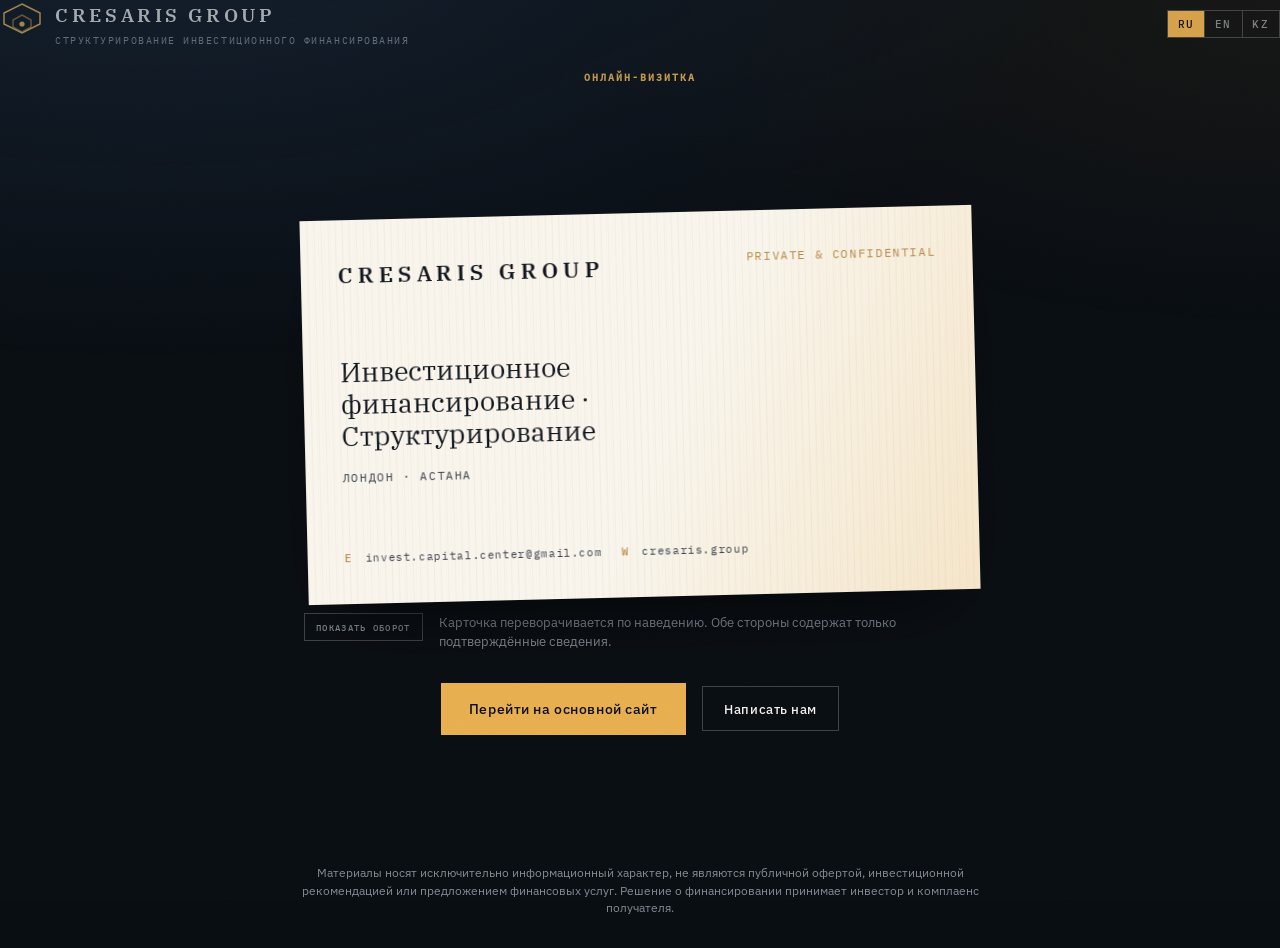
<file: index.html>
<!DOCTYPE html>
<html lang="ru" data-lang="ru">
<head>
<meta charset="utf-8">
<meta name="viewport" content="width=device-width, initial-scale=1">
<title data-i18n-title="title_card">Онлайн-визитка — Cresaris Group</title>
<meta name="description" content="Компактная визитка Cresaris Group: инвестиционное финансирование проектов от $5 млн / €5 млн и выше через пул международных фондов. Контакты и переход на полный вариант сайта." data-i18n-desc="desc_card">
<link rel="canonical" href="https://cresaris.group/">
<meta property="og:title" content="Онлайн-визитка — Cresaris Group" data-i18n-content="title_card">
<meta property="og:description" content="Компактная визитка Cresaris Group: инвестиционное финансирование проектов от $5 млн / €5 млн и выше через пул международных фондов. Контакты и переход на полный вариант сайта." data-i18n-content="desc_card">
<meta property="og:type" content="website">
<meta property="og:url" content="https://cresaris.group/">
<meta property="og:site_name" content="CRESARIS GROUP">
<meta property="og:locale" content="ru_RU">
<meta property="og:locale:alternate" content="en_GB">
<meta property="og:locale:alternate" content="kk_KZ">
<meta property="og:image" content="https://cresaris.group/assets/og-image.png">
<meta property="og:image:width" content="1200">
<meta property="og:image:height" content="630">
<meta property="og:image:alt" content="CRESARIS GROUP: финансирование проектов от $5 млн / €5 млн и выше через международные фонды">
<meta name="twitter:card" content="summary_large_image">
<meta name="twitter:image" content="https://cresaris.group/assets/og-image.png">
<meta name="theme-color" content="#090e13">
<link rel="alternate" hreflang="ru" href="https://cresaris.group/">
<link rel="alternate" hreflang="en" href="https://cresaris.group/?lang=en">
<link rel="alternate" hreflang="kk" href="https://cresaris.group/?lang=kz">
<link rel="alternate" hreflang="x-default" href="https://cresaris.group/">
<link rel="icon" href="assets/favicon.svg" type="image/svg+xml">
<script>document.documentElement.classList.add("js");</script>
<link rel="preload" as="font" type="font/woff2" href="assets/fonts/ibm-plex-serif-400-cyrillic.woff2" crossorigin>
<link rel="preload" as="font" type="font/woff2" href="assets/fonts/ibm-plex-serif-400-latin.woff2" crossorigin>
<link rel="preload" as="font" type="font/woff2" href="assets/fonts/ibm-plex-sans-400-cyrillic.woff2" crossorigin>
<link rel="preload" as="font" type="font/woff2" href="assets/fonts/ibm-plex-sans-400-latin.woff2" crossorigin>
<link rel="stylesheet" href="assets/fonts.css">
<link rel="stylesheet" href="assets/app.css">
<script src="assets/i18n-dict.js" defer></script>
<script src="assets/i18n.js" defer></script>
</head><body>
<a class="skip-link" href="#main" data-i18n="skip">Перейти к содержимому</a>
<div class="grain" aria-hidden="true"></div>
<header class="cardpage__bar">
  <a class="wordmark" href="mechanics.html" aria-label="Cresaris Group — полная версия сайта" data-i18n-aria="full_aria">
    <span class="wordmark__mark" aria-hidden="true">
      <svg viewBox="0 0 44 44" width="44" height="44" focusable="false">
        <path d="M22 2 L40 11 L40 22 L22 31 L4 22 L4 11 Z" fill="none" stroke="currentColor" stroke-width="1.5"/>
        <path d="M22 13 L31 18 L31 25 L22 30 L13 25 L13 18 Z" fill="none" stroke="currentColor" stroke-width="1.5" opacity=".55"/>
        <circle cx="22" cy="22" r="2.6" fill="currentColor"/>
      </svg>
    </span>
    <span class="wordmark__text">
      <span class="wordmark__name">CRESARIS GROUP</span>
      <span class="wordmark__sub mono" data-i18n="tagline">Структурирование инвестиционного финансирования</span>
    </span>
  </a>
  <!-- "kz" is the country code and reads better for the visitor, but the
       attribute carries the ISO 639-1 code "kk" (see the i18n module). -->
  <div class="lang" role="group" aria-label="Язык" data-i18n-aria="lang_aria">
    <button type="button" class="lang__btn is-active" data-set-lang="ru" aria-pressed="true">RU</button>
    <button type="button" class="lang__btn" data-set-lang="en" aria-pressed="false">EN</button>
    <button type="button" class="lang__btn" data-set-lang="kk" aria-pressed="false">KZ</button>
  </div>
</header>
<main id="main" class="cardpage">
  <h1 class="cardpage__eyebrow mono" data-i18n="card_h1">Онлайн-визитка</h1>

  <div class="cardpage__stage">
    <div class="cardwrap">
      <div class="card">
        <div class="card__face card__face--front">
          <div class="card__top">
            <span class="card__brand">CRESARIS GROUP</span>
            <span class="mono card__conf">PRIVATE &amp; CONFIDENTIAL</span>
          </div>
          <div class="card__mid">
            <p class="card__role" data-ru="Инвестиционное финансирование · Структурирование" data-en="Investment financing · Structuring" data-kk="Инвестициялық қаржыландыру · Құрылымдау">Инвестиционное финансирование · Структурирование</p>
            <p class="card__cities mono" data-ru="Лондон · Астана" data-en="London · Astana" data-kk="Лондон · Астана">Лондон · Астана</p>
          </div>
          <div class="card__contacts mono">
            <span><b>E</b> <a href="mailto:invest.capital.center@gmail.com">invest.capital.center@gmail.com</a></span>
            <span><b>W</b> cresaris.group</span>
          </div>
        </div>
        <div class="card__face card__face--back">
          <div class="card__top">
            <span class="mono" data-ru="Лондон · Астана" data-en="London · Astana" data-kk="Лондон · Астана">Лондон · Астана</span>
            <span class="mono" data-ru="AIFC · City of London" data-en="AIFC · City of London" data-kk="AIFC · Лондон Сити">AIFC · City of London</span>
          </div>
          <dl class="card__kv">
            <div><dt class="mono">E</dt><dd><a href="mailto:invest.capital.center@gmail.com">invest.capital.center@gmail.com</a></dd></div>
            <div><dt class="mono">W</dt><dd>cresaris.group</dd></div>
            <div><dt class="mono">L</dt><dd><span data-ru="по запросу" data-en="on request" data-kk="сұрау бойынша">по запросу</span></dd></div>
            <div><dt class="mono">H</dt><dd><span data-ru="Пн–Пт, 10:00–19:00 (GMT+5) · по предварительной записи" data-en="Mon–Fri, 10:00–19:00 (GMT+5) · by appointment" data-kk="Дс–Жм, 10:00–19:00 (GMT+5) · алдын ала жазылумен">Пн–Пт, 10:00–19:00 (GMT+5) · по предварительной записи</span></dd></div>
          </dl>
          <div class="card__bottom mono">
            <span data-ru="Редакция: 22 октября 2026" data-en="Revision: 22 October 2026" data-kk="Редакциясы: 2026 жылғы 22 қазан">Редакция: 22 октября 2026</span>
          </div>
        </div>
      </div>
      <div class="cardwrap__bar">
        <button type="button" class="card__toggle" data-card-toggle aria-pressed="false" data-ru="Показать оборот" data-en="Show reverse" data-kk="Артқы жағын көрсету">Показать оборот</button>
        <p class="cardwrap__note" data-i18n="card_flip_note">Карточка переворачивается по наведению. Обе стороны содержат только подтверждённые сведения.</p>
      </div>
    </div>

    <div class="cardpage__actions">
      <a class="btn btn--solid btn--lg" href="mechanics.html"><span data-i18n="card_to_site">Перейти на основной сайт</span></a>
      <a class="btn btn--ghost" href="mailto:invest.capital.center@gmail.com"><span data-i18n="card_write">Написать нам</span></a>
    </div>
  </div>

  <p class="cardpage__legal" data-i18n="foot_legal_text">Материалы носят исключительно информационный характер, не являются публичной офертой, инвестиционной рекомендацией или предложением финансовых услуг. Решение о финансировании принимает инвестор и компетентный орган получателя.</p>
</main>

</body>
</html>
</file>
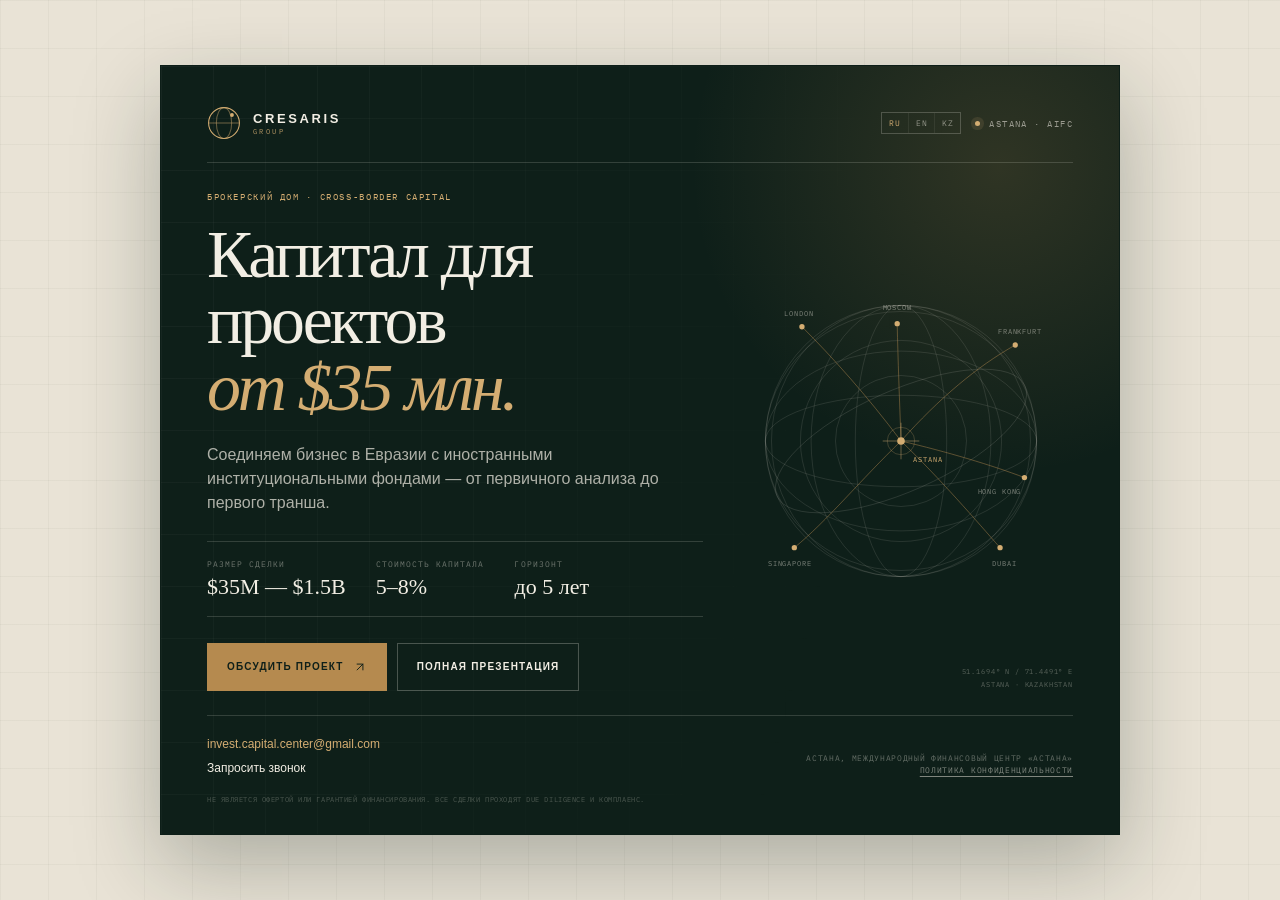
<file: card/index.html>
<!doctype html>
<html lang="ru">
<head>
  <meta charset="utf-8">
  <meta name="viewport" content="width=device-width, initial-scale=1">
  <title>Cresaris Group — онлайн-визитка</title>
  <meta name="description" content="Онлайн-визитка Cresaris Group: капитал для проектов от $35 млн. Брокерский дом в Астане, AIFC — от первичного анализа до первого транша.">
  <meta name="theme-color" content="#0e1f19">
  <meta property="og:type" content="website">
  <meta property="og:locale" content="ru_RU">
  <meta property="og:site_name" content="Cresaris Group">
  <meta property="og:title" content="Cresaris Group — онлайн-визитка">
  <meta property="og:description" content="Капитал для проектов от $35 млн. Брокерский дом в Астане, AIFC.">
  <meta property="og:url" content="https://cresaris.group/card/">
  <meta property="og:image" content="https://cresaris.group/assets/og-image.png">
  <meta property="og:image:width" content="1200">
  <meta property="og:image:height" content="630">
  <meta property="og:image:alt" content="Cresaris Group — маршрут капитала">
  <meta name="twitter:card" content="summary_large_image">
  <link rel="icon" href="../assets/favicon.svg" type="image/svg+xml">
  <link rel="preload" href="../assets/fonts.css" as="style">
  <link rel="stylesheet" href="../assets/fonts.css">
  <link rel="stylesheet" href="../assets/card.css">
</head>
<body data-page="card">
  <main class="page">
    <article class="card" aria-labelledby="card-title">
      <header class="card-head">
        <a class="brand" href="../index.html" aria-label="Cresaris Group — полная версия сайта" data-i18n-aria-label="nav.fullSite">
          <svg class="brand-mark" viewBox="0 0 32 32" aria-hidden="true">
            <circle cx="16" cy="16" r="14.5" fill="none" stroke="currentColor" stroke-width="1"/>
            <ellipse cx="16" cy="16" rx="7.2" ry="14.5" fill="none" stroke="currentColor" stroke-width="1" opacity=".45"/>
            <path d="M1.5 16h29" fill="none" stroke="currentColor" stroke-width="1" opacity=".45"/>
            <circle cx="23.5" cy="8.5" r="1.8" fill="currentColor"/>
          </svg>
          <span class="brand-text">
            <span class="brand-name">CRESARIS</span>
            <span class="brand-sub">GROUP</span>
          </span>
        </a>
        <div class="card-head-tools">
          <div class="lang-switch lang-switch-dark" role="group" aria-label="Язык сайта" data-i18n-skip>
            <button type="button" class="lang-btn is-active" data-lang="ru" aria-pressed="true" lang="ru">RU</button>
            <button type="button" class="lang-btn" data-lang="en" aria-pressed="false" lang="en">EN</button>
            <button type="button" class="lang-btn" data-lang="kk" aria-pressed="false" lang="kk">KZ</button>
          </div>
          <p class="status">Astana · AIFC</p>
        </div>
      </header>

      <div class="card-body">
        <div class="card-copy">
          <p class="kicker">Брокерский дом · Cross-border capital</p>
          <h1 id="card-title" data-i18n-html="card.title">Капитал для проектов <em>от&nbsp;$35&nbsp;млн.</em></h1>
          <p class="lede">Соединяем бизнес в Евразии с иностранными институциональными фондами — от первичного анализа до первого транша.</p>

          <dl class="facts">
            <div>
              <dt>Размер сделки</dt>
              <dd>$35M — $1.5B</dd>
            </div>
            <div>
              <dt>Стоимость капитала</dt>
              <dd>5–8%</dd>
            </div>
            <div>
              <dt>Горизонт</dt>
              <dd>до 5 лет</dd>
            </div>
          </dl>

          <div class="actions">
            <a class="btn btn-primary" href="mailto:invest.capital.center@gmail.com?subject=Обсуждение%20проекта">
              <span>Обсудить проект</span>
              <svg class="icon" aria-hidden="true" viewBox="0 0 24 24"><path d="M7 17 17 7"/><path d="M7 7h10v10"/></svg>
            </a>
            <a class="btn btn-ghost" href="../index.html">Полная презентация</a>
          </div>
        </div>

        <div class="card-visual" aria-hidden="true">
          <svg class="route" viewBox="0 0 420 420">
            <g class="rings">
              <circle cx="210" cy="210" r="178"/>
              <circle cx="210" cy="210" r="132"/>
              <circle cx="210" cy="210" r="86"/>
              <ellipse cx="210" cy="210" rx="60" ry="178"/>
              <ellipse cx="210" cy="210" rx="118" ry="178"/>
              <ellipse cx="210" cy="210" rx="170" ry="178"/>
              <ellipse cx="210" cy="210" rx="178" ry="60"/>
              <ellipse cx="210" cy="210" rx="178" ry="118"/>
              <ellipse cx="210" cy="210" rx="178" ry="170"/>
              <ellipse cx="210" cy="210" rx="178" ry="66" transform="rotate(-24 210 210)"/>
            </g>
            <g class="arcs">
              <path d="M210 210 C 165 150 120 100 80 60"/>
              <path d="M210 210 C 260 154 310 112 360 84"/>
              <path d="M210 210 C 262 260 310 316 340 350"/>
              <path d="M210 210 C 158 260 112 316 70 350"/>
              <path d="M210 210 C 208 154 206 104 205 56"/>
              <path d="M210 210 C 270 224 330 242 372 258"/>
            </g>
            <g class="nodes">
              <circle cx="80" cy="60" r="3.5"/>
              <circle cx="360" cy="84" r="3.5"/>
              <circle cx="340" cy="350" r="3.5"/>
              <circle cx="70" cy="350" r="3.5"/>
              <circle cx="205" cy="56" r="3.5"/>
              <circle cx="372" cy="258" r="3.5"/>
            </g>
            <circle class="center-halo" cx="210" cy="210" r="18"/>
            <circle class="center" cx="210" cy="210" r="5"/>
            <path class="cross" d="M186 210h48M210 186v48"/>
            <g class="labels">
              <text x="76" y="46" text-anchor="middle">LONDON</text>
              <text x="366" y="70" text-anchor="middle">FRANKFURT</text>
              <text x="346" y="374" text-anchor="middle">DUBAI</text>
              <text x="64" y="374" text-anchor="middle">SINGAPORE</text>
              <text x="368" y="280" text-anchor="end">HONG KONG</text>
              <text x="205" y="38" text-anchor="middle">MOSCOW</text>
              <text x="226" y="238" class="astana">ASTANA</text>
            </g>
          </svg>
          <p class="visual-note">51.1694° N / 71.4491° E<br>Astana · Kazakhstan</p>
        </div>
      </div>

      <footer class="card-foot">
        <div class="contact">
          <a href="mailto:invest.capital.center@gmail.com">invest.capital.center@gmail.com</a>
          <a href="mailto:invest.capital.center@gmail.com?subject=Запрос%20звонка">Запросить звонок</a>
        </div>
        <p class="address">Астана, Международный финансовый центр «Астана»<br><a href="../privacy.html">Политика конфиденциальности</a></p>
      </footer>

      <p class="disclaimer">Не является офертой или гарантией финансирования. Все сделки проходят due diligence и комплаенс.</p>
    </article>
  </main>
  <script src="../assets/i18n.js"></script>
</body>
</html>
</file>
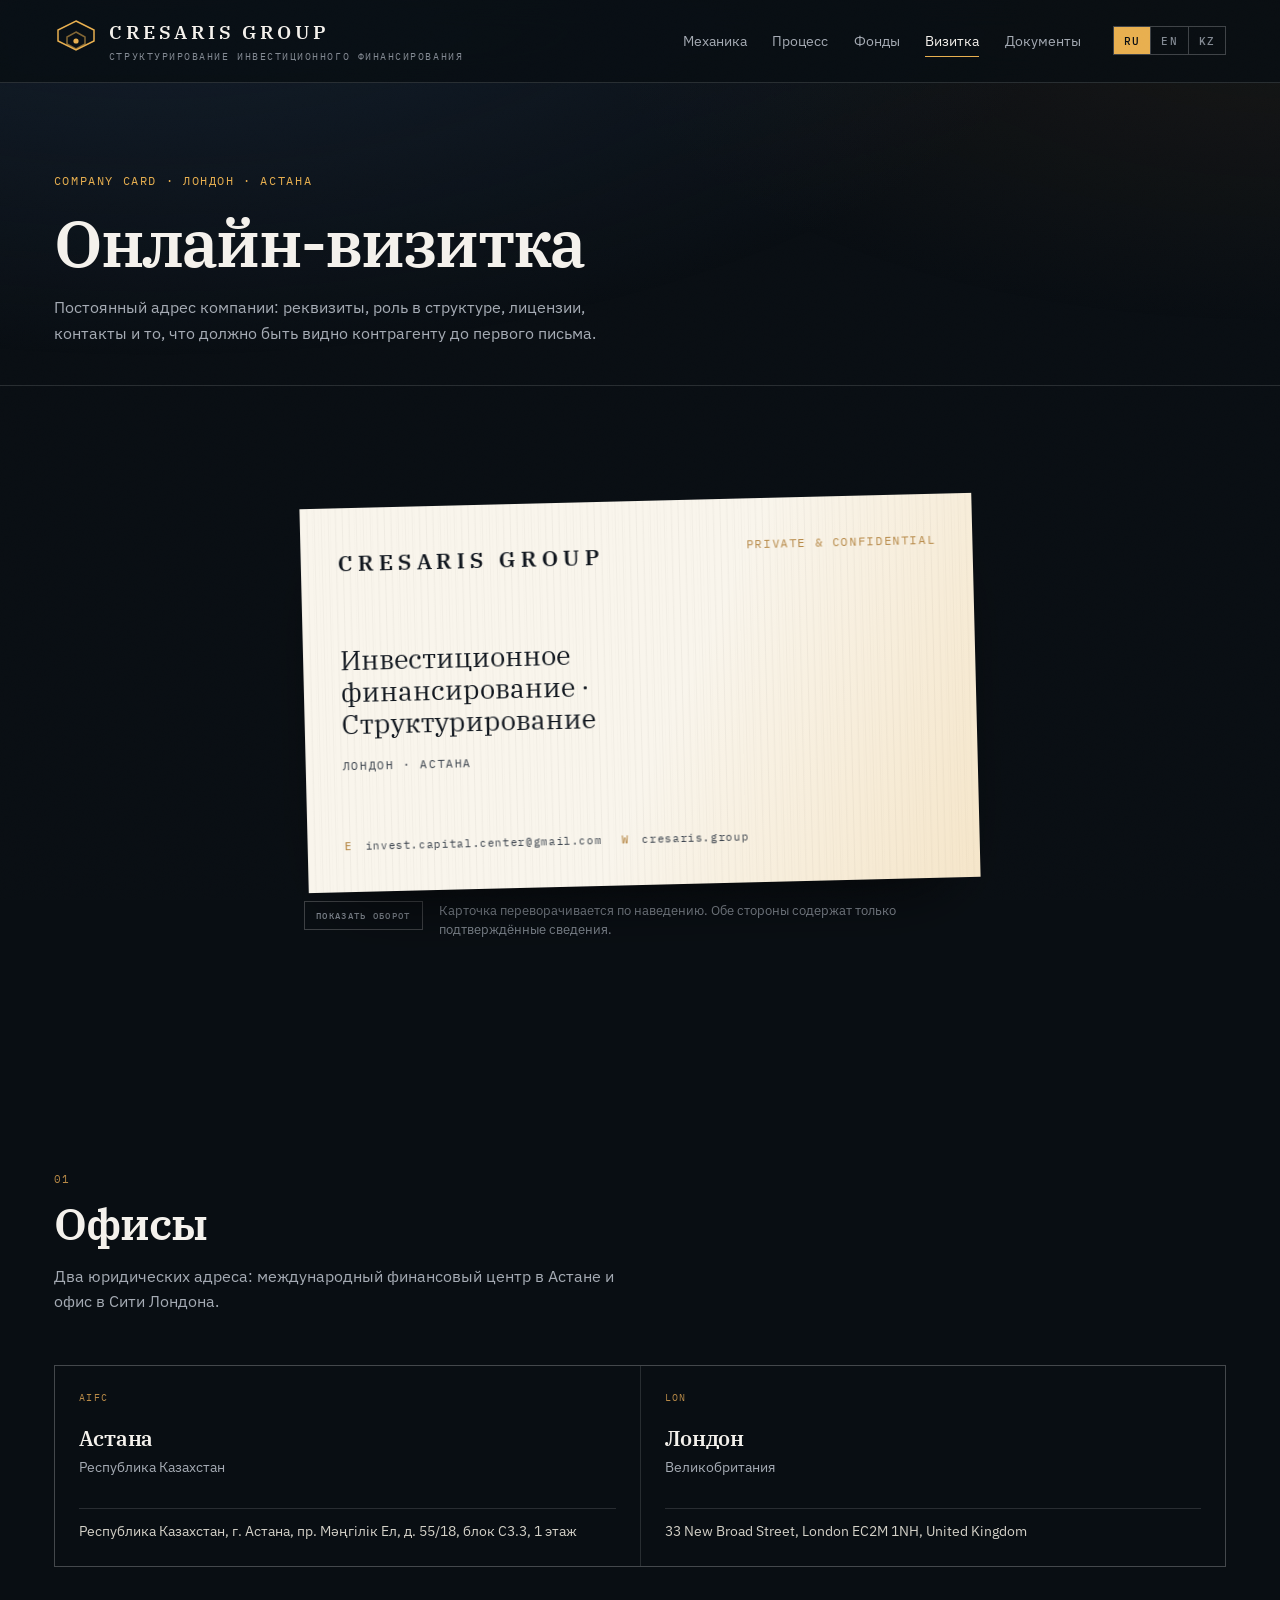
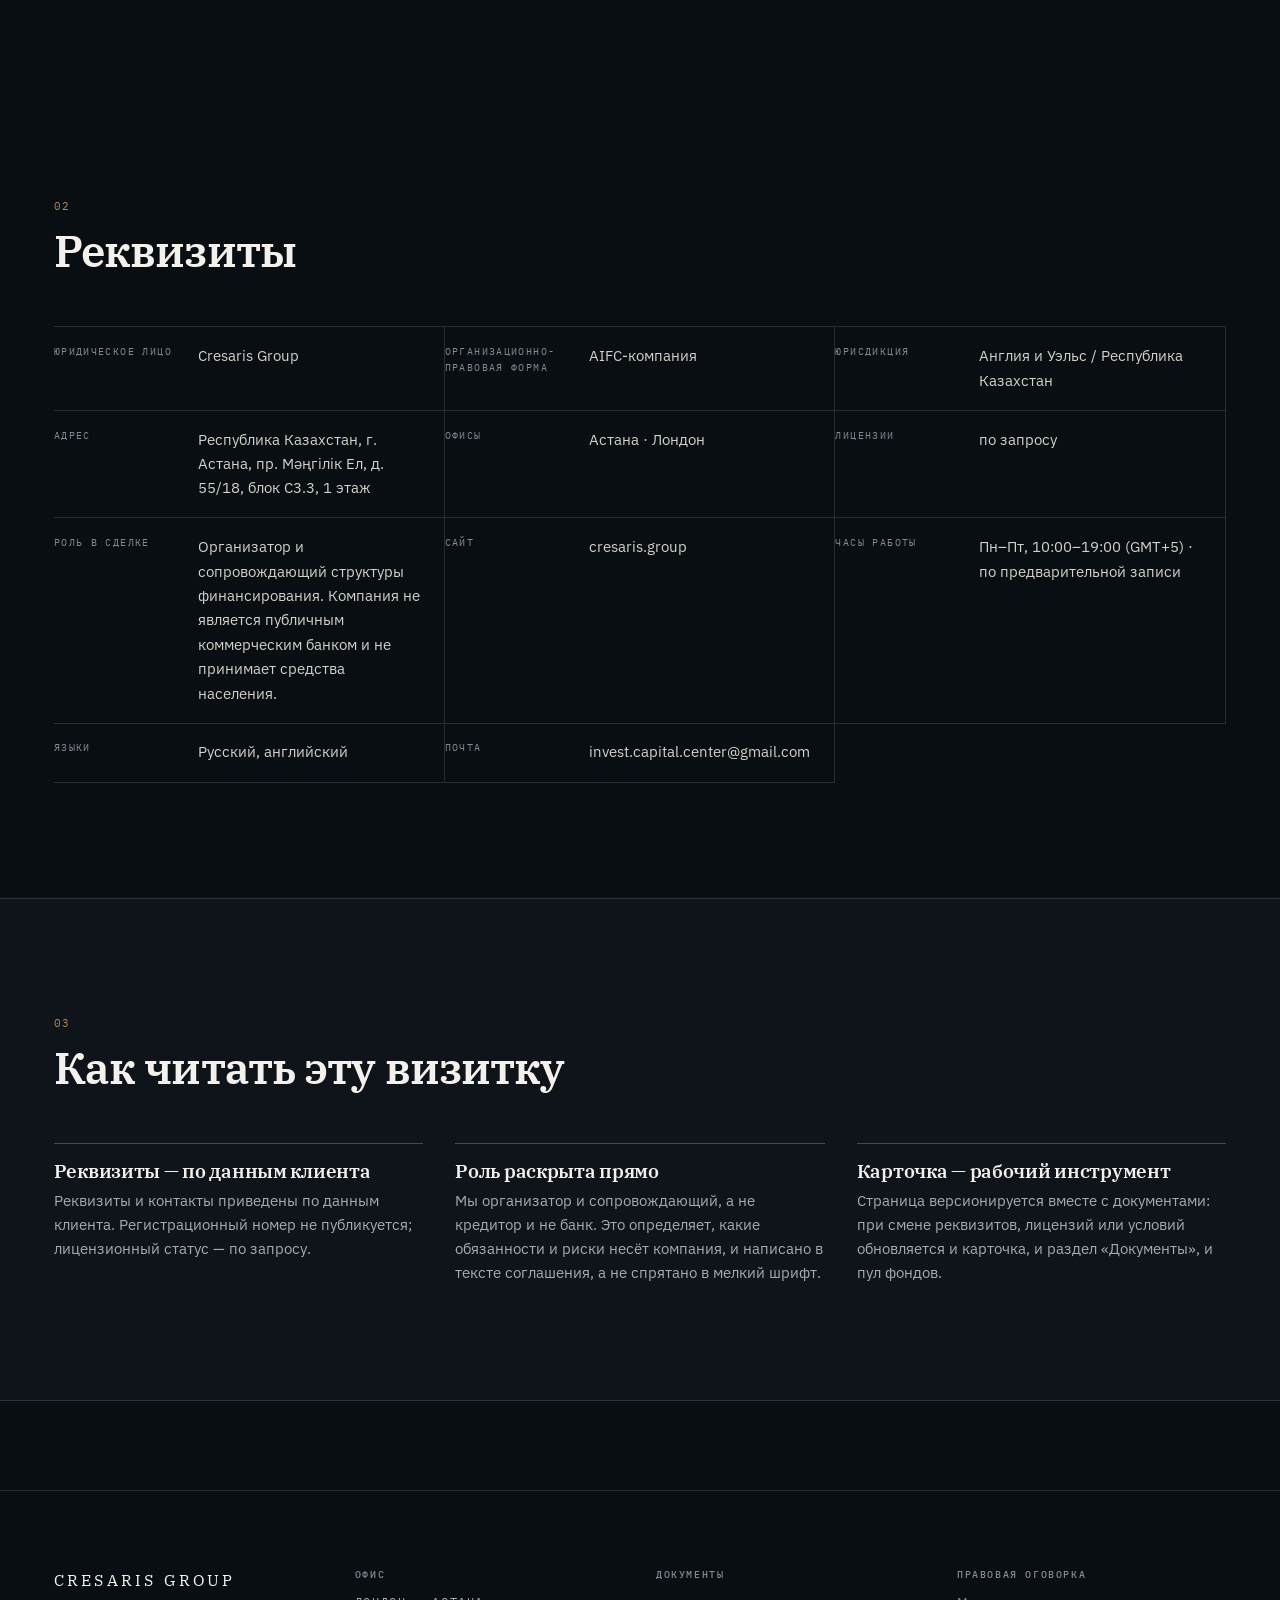
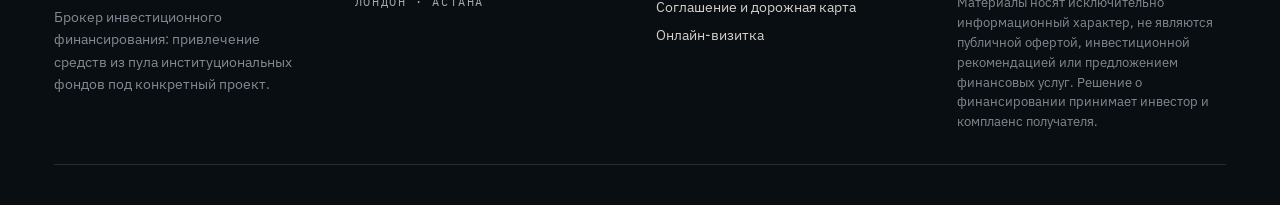
<file: company.html>
<!DOCTYPE html>
<html lang="ru" data-lang="ru">
<head>
<meta charset="utf-8">
<meta name="viewport" content="width=device-width, initial-scale=1">
<title data-i18n-title="title_company">Онлайн-визитка — CRESARIS GROUP</title>
<meta name="description" content="Реквизиты, роль в структуре сделки, лицензии и контакты компании-брокера инвестиционного финансирования." data-i18n-desc="desc_company">
<link rel="canonical" href="https://cresaris.group/company.html">
<meta property="og:title" content="Онлайн-визитка — CRESARIS GROUP" data-i18n-content="title_company">
<meta property="og:description" content="Реквизиты, роль в структуре сделки, лицензии и контакты компании-брокера инвестиционного финансирования." data-i18n-content="desc_company">
<meta property="og:type" content="website">
<meta property="og:url" content="https://cresaris.group/company.html">
<meta property="og:site_name" content="CRESARIS GROUP">
<meta property="og:locale" content="ru_RU">
<meta property="og:locale:alternate" content="en_GB">
<meta property="og:locale:alternate" content="kk_KZ">
<meta property="og:image" content="https://cresaris.group/assets/og-image.png">
<meta property="og:image:width" content="1200">
<meta property="og:image:height" content="630">
<meta property="og:image:alt" content="CRESARIS GROUP: финансирование проектов от $5 млн / €5 млн и выше через международные фонды">
<meta name="twitter:card" content="summary_large_image">
<meta name="twitter:image" content="https://cresaris.group/assets/og-image.png">
<meta name="theme-color" content="#090e13">
<link rel="alternate" hreflang="ru" href="https://cresaris.group/company.html">
<link rel="alternate" hreflang="en" href="https://cresaris.group/company.html?lang=en">
<link rel="alternate" hreflang="kk" href="https://cresaris.group/company.html?lang=kz">
<link rel="alternate" hreflang="x-default" href="https://cresaris.group/company.html">
<link rel="icon" href="assets/favicon.svg" type="image/svg+xml">
<script>document.documentElement.classList.add("js");</script>
<link rel="preload" as="font" type="font/woff2" href="assets/fonts/ibm-plex-serif-400-cyrillic.woff2" crossorigin>
<link rel="preload" as="font" type="font/woff2" href="assets/fonts/ibm-plex-serif-400-latin.woff2" crossorigin>
<link rel="preload" as="font" type="font/woff2" href="assets/fonts/ibm-plex-sans-400-cyrillic.woff2" crossorigin>
<link rel="preload" as="font" type="font/woff2" href="assets/fonts/ibm-plex-sans-400-latin.woff2" crossorigin>
<link rel="stylesheet" href="assets/fonts.css">
<link rel="stylesheet" href="assets/app.css">
<script src="assets/i18n-dict.js" defer></script>
<script src="assets/i18n.js" defer></script>
</head><body>
<a class="skip-link" href="#main" data-i18n="skip">Перейти к содержимому</a>
<div class="grain" aria-hidden="true"></div>
<header class="masthead">
  <div class="masthead__main">
    <a class="wordmark" href="index.html" aria-label="Cresaris Group — на главную" data-i18n-aria="home_aria">
      <span class="wordmark__mark" aria-hidden="true">
        <svg viewBox="0 0 44 44" width="44" height="44" focusable="false">
          <path d="M22 2 L40 11 L40 22 L22 31 L4 22 L4 11 Z" fill="none" stroke="currentColor" stroke-width="1.5"/>
          <path d="M22 13 L31 18 L31 25 L22 30 L13 25 L13 18 Z" fill="none" stroke="currentColor" stroke-width="1.5" opacity=".55"/>
          <circle cx="22" cy="22" r="2.6" fill="currentColor"/>
        </svg>
      </span>
      <span class="wordmark__text">
        <span class="wordmark__name">CRESARIS GROUP</span>
        <span class="wordmark__sub mono" data-i18n="tagline">Структурирование инвестиционного финансирования</span>
      </span>
    </a>
    <nav class="nav" aria-label="Основная навигация" data-i18n-aria="nav_aria">
      <a href="mechanics.html" data-nav="mechanics" data-i18n="nav_mechanics">Механика</a>
      <a href="process.html" data-nav="process" data-i18n="nav_process">Процесс</a>
      <a href="funds.html" data-nav="funds" data-i18n="nav_funds">Фонды</a>
      <a href="company.html" data-nav="company" data-i18n="nav_company">Визитка</a>
      <a href="documents.html" data-nav="documents" data-i18n="nav_documents">Документы</a>
    </nav>
    <div class="lang" role="group" aria-label="Язык" data-i18n-aria="lang_aria">
      <button type="button" class="lang__btn is-active" data-set-lang="ru" aria-pressed="true">RU</button>
      <button type="button" class="lang__btn" data-set-lang="en" aria-pressed="false">EN</button>
      <!-- "kz" is the country code and reads better for the visitor, but the
           attribute and the markup carry the language code "kk" (ISO 639-1):
           the country code is rejected as a language by search engines. -->
      <button type="button" class="lang__btn" data-set-lang="kk" aria-pressed="false">KZ</button>
    </div>
  </div>
</header>

<main id="main">
  <section class="pagehead pagehead--card">
    <p class="pagehead__eyebrow mono" data-i18n="ph_company">Company card · Лондон · Астана</p>
    <h1 class="pagehead__h" data-ru="Онлайн-визитка" data-en="Online company card" data-kk="Онлайн-визитка">Онлайн-визитка</h1>
    <p class="pagehead__lead" data-i18n="ph_company_lead">Постоянный адрес компании: реквизиты, роль в структуре, лицензии, контакты и то, что должно быть видно контрагенту до первого письма.</p>
  </section>

  <section class="section">
    <div class="cardwrap">
      <div class="card">
        <div class="card__face card__face--front">
          <div class="card__top">
            <span class="card__brand">CRESARIS GROUP</span>
            <span class="mono card__conf">PRIVATE &amp; CONFIDENTIAL</span>
          </div>
          <div class="card__mid">
            <p class="card__role" data-ru="Инвестиционное финансирование · Структурирование" data-en="Investment financing · Structuring" data-kk="Инвестициялық қаржыландыру · Құрылымдау"></p>
            <p class="card__cities mono" data-ru="Лондон · Астана" data-en="London · Astana" data-kk="Лондон · Астана"></p>
          </div>
          <div class="card__contacts mono">
            <span><b>E</b> <a href="mailto:invest.capital.center@gmail.com">invest.capital.center@gmail.com</a></span>
            <span><b>W</b> cresaris.group</span>
          </div>
        </div>
        <div class="card__face card__face--back">
          <div class="card__top">
            <span class="mono" data-ru="Лондон · Астана" data-en="London · Astana" data-kk="Лондон · Астана">Лондон · Астана</span>
            <span class="mono" data-ru="AIFC · City of London" data-en="AIFC · City of London" data-kk="AIFC · Лондон Сити">AIFC · City of London</span>
          </div>
          <dl class="card__kv">
            <div><dt class="mono">E</dt><dd><a href="mailto:invest.capital.center@gmail.com">invest.capital.center@gmail.com</a></dd></div>
            <div><dt class="mono">L</dt><dd><span data-ru="по запросу" data-en="on request" data-kk="сұрау бойынша">по запросу</span></dd></div>
          </dl>
          <div class="card__bottom mono">
            <span data-ru="Редакция: 22 октября 2026" data-en="Revision: 22 October 2026" data-kk="Редакциясы: 2026 жылғы 22 қазан">Редакция: 22 октября 2026</span>
          </div>
        </div>
      </div>
      <div class="cardwrap__bar">
        <button type="button" class="card__toggle" data-card-toggle aria-pressed="false" data-ru="Показать оборот" data-en="Show reverse" data-kk="Артқы жағын көрсету">Показать оборот</button>
        <p class="cardwrap__note" data-i18n="card_flip_note">Карточка переворачивается по наведению. Обе стороны содержат только подтверждённые сведения.</p>
      </div>
    </div>
  </section>

  <section class="section">
    <div class="section__head">
      <span class="mono section__idx">01</span>
      <h2 class="section__h" data-i18n="offices_h">Офисы</h2>
      <p class="section__sub" data-i18n="offices_sub">Два юридических адреса: международный финансовый центр в Астане и офис в Сити Лондона.</p>
    </div>
    <div class="offices">
      <article class="office reveal">
        <p class="office__code mono">AIFC</p>
        <h3 class="office__city"><span data-ru="Астана" data-en="Astana" data-kk="Астана">Астана</span></h3>
        <p class="office__country"><span data-ru="Республика Казахстан" data-en="Republic of Kazakhstan" data-kk="Қазақстан Республикасы">Республика Казахстан</span></p>
        <address class="office__addr"><span data-ru="Республика Казахстан, г. Астана, пр. Мәңгілік Ел, д. 55/18, блок C3.3, 1 этаж" data-en="55/18 Məngilik El Ave, block C3.3, 1st floor, Astana, Republic of Kazakhstan" data-kk="Қазақстан Республикасы, Астана қ., Мәңгілік Ел даңғылы, 55/18 үй, C3.3 блогы, 1 қабат">Республика Казахстан, г. Астана, пр. Мәңгілік Ел, д. 55/18, блок C3.3, 1 этаж</span></address>
      </article>
      <article class="office reveal">
        <p class="office__code mono">LON</p>
        <h3 class="office__city"><span data-ru="Лондон" data-en="London" data-kk="Лондон">Лондон</span></h3>
        <p class="office__country"><span data-ru="Великобритания" data-en="United Kingdom" data-kk="Ұлы Британия">Великобритания</span></p>
        <address class="office__addr"><span data-ru="33 New Broad Street, London EC2M 1NH, United Kingdom" data-en="33 New Broad Street, London EC2M 1NH, United Kingdom" data-kk="33 New Broad Street, London EC2M 1NH, Ұлы Британия">33 New Broad Street, London EC2M 1NH, United Kingdom</span></address>
      </article>
    </div>
  </section>

  <section class="section">
    <div class="section__head">
      <span class="mono section__idx">02</span>
      <h2 class="section__h" data-i18n="card_h">Реквизиты</h2>
    </div>
    <dl class="kvs">
      <div class="kv reveal">
        <dt class="kv__k mono"><span data-ru="Юридическое лицо" data-en="Legal entity" data-kk="Заңды тұлға">Юридическое лицо</span></dt>
        <dd class="kv__v"><span data-ru="Cresaris Group" data-en="Cresaris Group" data-kk="Cresaris Group">Cresaris Group</span></dd>
      </div>
      <div class="kv reveal">
        <dt class="kv__k mono"><span data-ru="Организационно-правовая форма" data-en="Legal form" data-kk="Ұйымдық-құқықтық нұсқа">Организационно-правовая форма</span></dt>
        <dd class="kv__v"><span data-ru="AIFC-компания" data-en="AIFC company" data-kk="AIFC компаниясы">AIFC-компания</span></dd>
      </div>
      <div class="kv reveal">
        <dt class="kv__k mono"><span data-ru="Юрисдикция" data-en="Jurisdiction" data-kk="Юрисдикция">Юрисдикция</span></dt>
        <dd class="kv__v"><span data-ru="Англия и Уэльс / Республика Казахстан" data-en="England and Wales / Republic of Kazakhstan" data-kk="Англия және Уэльс / Қазақстан Республикасы">Англия и Уэльс / Республика Казахстан</span></dd>
      </div>
      <div class="kv reveal">
        <dt class="kv__k mono"><span data-ru="Адрес" data-en="Address" data-kk="Мекенжай">Адрес</span></dt>
        <dd class="kv__v"><span data-ru="Республика Казахстан, г. Астана, пр. Мәңгілік Ел, д. 55/18, блок C3.3, 1 этаж" data-en="55/18 Məngilik El Ave, block C3.3, 1st floor, Astana, Republic of Kazakhstan" data-kk="Қазақстан Республикасы, Астана қ., Мәңгілік Ел даңғылы, 55/18 үй, C3.3 блогы, 1 қабат">Республика Казахстан, г. Астана, пр. Мәңгілік Ел, д. 55/18, блок C3.3, 1 этаж</span></dd>
      </div>
      <div class="kv reveal">
        <dt class="kv__k mono"><span data-ru="Офисы" data-en="Offices" data-kk="Кеңселер">Офисы</span></dt>
        <dd class="kv__v"><span data-ru="Астана · Лондон" data-en="Astana · London" data-kk="Астана · Лондон">Астана · Лондон</span></dd>
      </div>
      <div class="kv reveal">
        <dt class="kv__k mono"><span data-ru="Лицензии" data-en="Licences" data-kk="Лицензиялар">Лицензии</span></dt>
        <dd class="kv__v"><span data-ru="по запросу" data-en="on request" data-kk="сұрау бойынша">по запросу</span></dd>
      </div>
      <div class="kv reveal">
        <dt class="kv__k mono"><span data-ru="Роль в сделке" data-en="Role in the transaction" data-kk="Мәміледегі рөлі">Роль в сделке</span></dt>
        <dd class="kv__v"><span data-ru="Организатор и сопровождающий структуры финансирования. Компания не является публичным коммерческим банком и не принимает средства населения." data-en="Originator and transaction agent. The company is not a public commercial bank and does not accept retail deposits." data-kk="Қаржыландыру құрылымының ұйымдастырушысы және жүргізушісі. Компания ашық коммерциялық банк болып табылмайды және халық қаражатын қабылдамайды.">Организатор и сопровождающий структуры финансирования. Компания не является публичным коммерческим банком и не принимает средства населения.</span></dd>
      </div>
      <div class="kv reveal">
        <dt class="kv__k mono"><span data-ru="Сайт" data-en="Website" data-kk="Веб-сайт">Сайт</span></dt>
        <dd class="kv__v"><span data-ru="cresaris.group" data-en="cresaris.group" data-kk="cresaris.group">cresaris.group</span></dd>
      </div>
      <div class="kv reveal">
        <dt class="kv__k mono"><span data-ru="Часы работы" data-en="Hours" data-kk="Жұмыс уақыты">Часы работы</span></dt>
        <dd class="kv__v"><span data-ru="Пн–Пт, 10:00–19:00 (GMT+5) · по предварительной записи" data-en="Mon–Fri, 10:00–19:00 (GMT+5) · by appointment" data-kk="Дс–Жм, 10:00–19:00 (GMT+5) · алдын ала жазылумен">Пн–Пт, 10:00–19:00 (GMT+5) · по предварительной записи</span></dd>
      </div>
      <div class="kv reveal">
        <dt class="kv__k mono"><span data-ru="Языки" data-en="Languages" data-kk="Тілдер">Языки</span></dt>
        <dd class="kv__v"><span data-ru="Русский, английский" data-en="Russian, English" data-kk="Орысша, ағылшынша, қазақша">Русский, английский</span></dd>
      </div>
      <div class="kv reveal">
        <dt class="kv__k mono"><span data-ru="Почта" data-en="Email" data-kk="Электрондық пошта">Почта</span></dt>
        <dd class="kv__v"><a href="mailto:invest.capital.center@gmail.com">invest.capital.center@gmail.com</a></dd>
      </div>
    </dl>
  </section>

  <section class="section section--dark">
    <div class="section__head">
      <span class="mono section__idx">03</span>
      <h2 class="section__h" data-i18n="card_note_h">Как читать эту визитку</h2>
    </div>
    <div class="notes">
      <article class="note reveal">
        <h3 class="note__t" data-ru="Реквизиты — по данным клиента" data-en="Details — as provided by the client" data-kk="Деректер — клиенттің мәліметтері бойынша">Реквизиты — по данным клиента</h3>
        <p class="note__b" data-ru="Реквизиты и контакты приведены по данным клиента. Регистрационный номер не публикуется; лицензионный статус — по запросу." data-en="The details and contacts are given as provided by the client. The registration number is not published; the licence status is available on request." data-kk="Деректер мен байланыс клиенттің мәліметтері бойынша келтірілген. Тіркеу нөмірі жарияланбайды; лицензиялық мәртебе — сұрау бойынша."></p>
      </article>
      <article class="note reveal">
        <h3 class="note__t" data-ru="Роль раскрыта прямо" data-en="The role is stated plainly" data-kk="Рөль ашық айтылған"></h3>
        <p class="note__b" data-ru="Мы организатор и сопровождающий, а не кредитор и не банк. Это определяет, какие обязанности и риски несёт компания, и написано в тексте соглашения, а не спрятано в мелкий шрифт." data-en="We are the originator and transaction agent, not a lender and not a bank. That determines which duties and risks the company carries, and it is written into the agreement rather than buried in fine print." data-kk="Біз — ұйымдастырушы және жүргізуші, несие беруші емес және банк емес. Бұл компанияның қандай міндеттер мен тәуекелдер көршітетін айқындайды және оны келіссөз мәтініне жазылған, ұсақ шрифтке тықилған емес."></p>
      </article>
      <article class="note reveal">
        <h3 class="note__t" data-ru="Карточка — рабочий инструмент" data-en="The card is a working tool" data-kk="Карточка — жұмыс құралы"></h3>
        <p class="note__b" data-ru="Страница версионируется вместе с документами: при смене реквизитов, лицензий или условий обновляется и карточка, и раздел «Документы», и пул фондов." data-en="The page is versioned with the documents: when details, licences or terms change, the card, the documents section and the fund pool are updated together." data-kk="Бет құжаттармен бірге нұсқаланды: деректер, лицензиялар немесе шарттар өзгергенде карточка да, «Құжаттар» бөлімі де, қорлар пулі де бір мезгілде жаңартылады."></p>
      </article>
    </div>
  </section>
</main>

<footer class="foot">
  <div class="foot__grid">
    <div class="foot__col">
      <div class="foot__mark">CRESARIS GROUP</div>
      <p class="foot__desc" data-i18n="descriptor">Брокер инвестиционного финансирования: привлечение средств из пула институциональных фондов под конкретный проект.</p>
    </div>
    <div class="foot__col">
      <h2 class="foot__h" data-i18n="foot_office">Офис</h2>
      <p class="mono foot__mono" data-i18n="cities">Лондон · Астана</p>
    </div>
    <div class="foot__col">
      <h2 class="foot__h" data-i18n="foot_docs">Документы</h2>
      <a class="foot__link" href="documents.html" data-i18n="foot_docs_link">Соглашение и дорожная карта</a>
      <a class="foot__link" href="company.html" data-i18n="foot_card_link">Онлайн-визитка</a>
    </div>
    <div class="foot__col">
      <h2 class="foot__h" data-i18n="foot_legal">Правовая оговорка</h2>
      <p class="foot__note" data-i18n="foot_legal_text">Материалы носят исключительно информационный характер, не являются публичной офертой, инвестиционной рекомендацией или предложением финансовых услуг. Решение о финансировании принимает инвестор и компетентный орган получателя.</p>
    </div>
  </div>
  <div class="foot__rule"></div>
</footer>
</body>
</html>
</file>
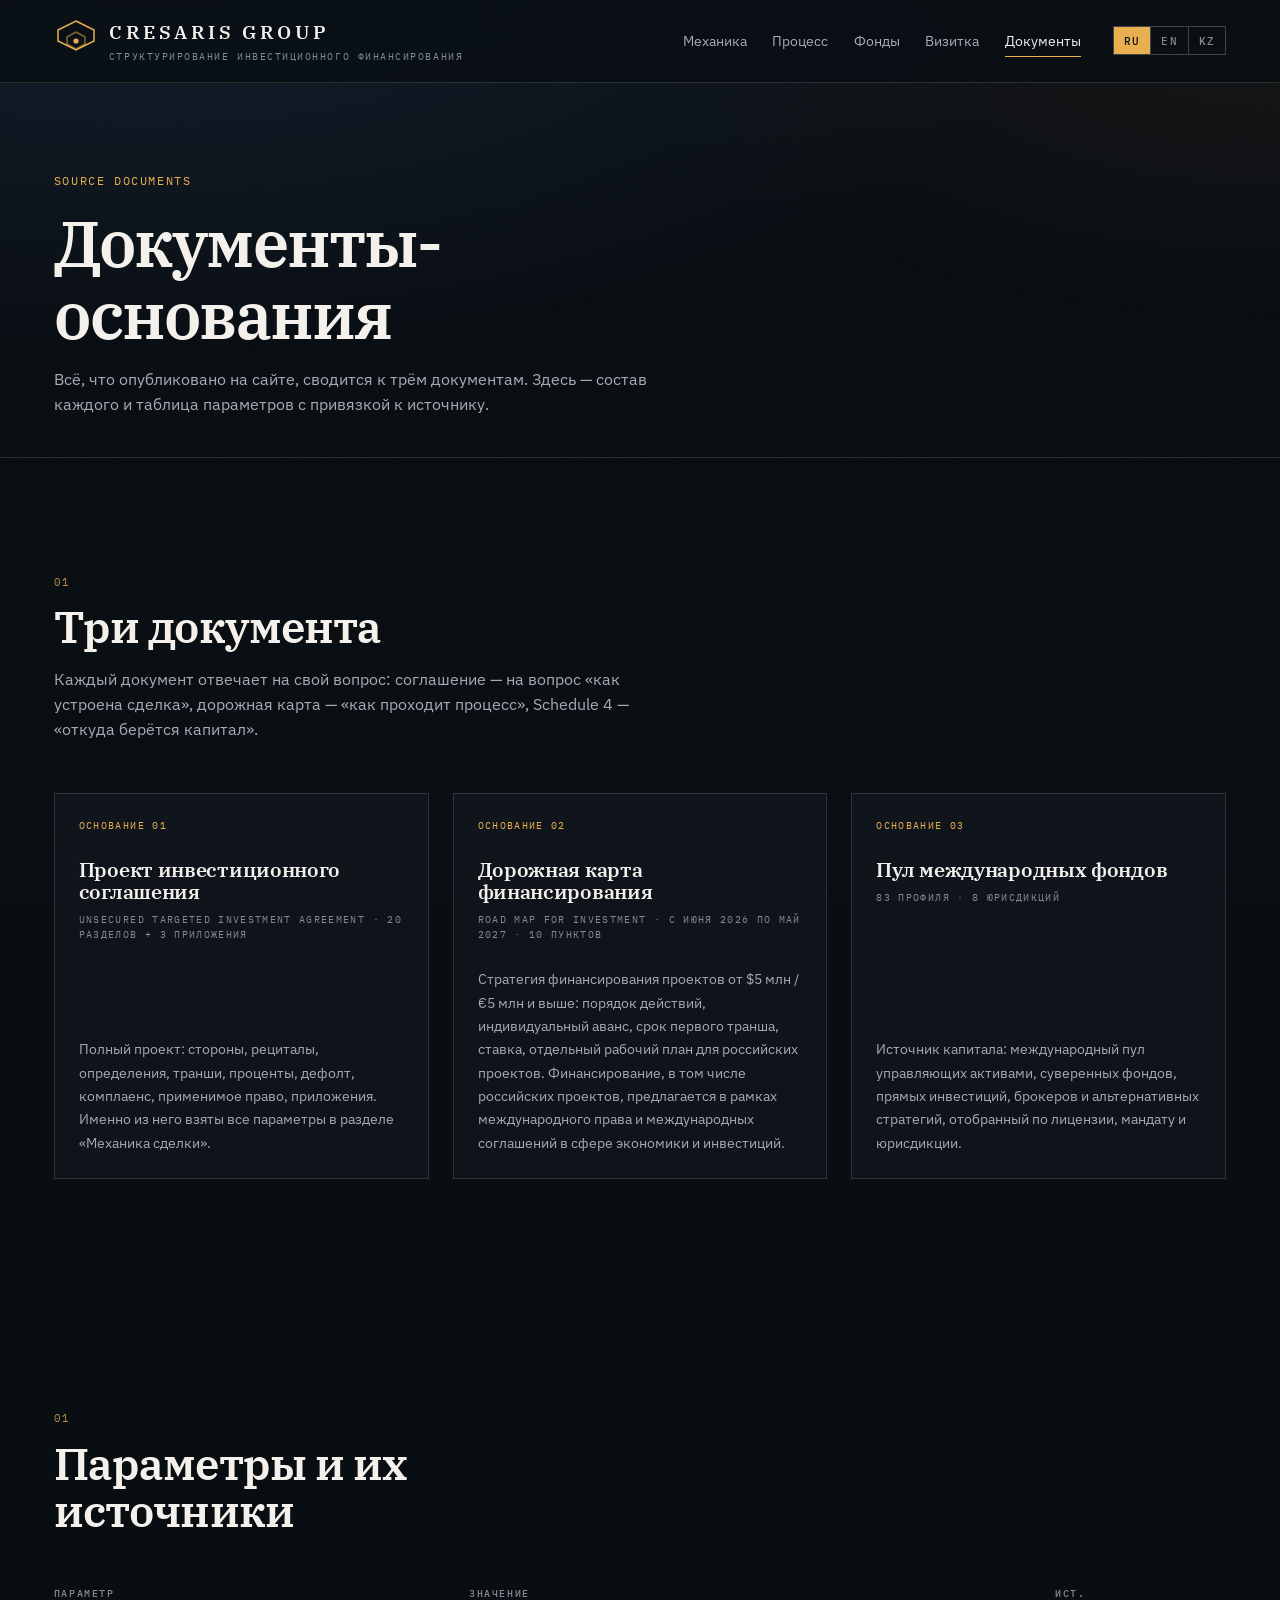
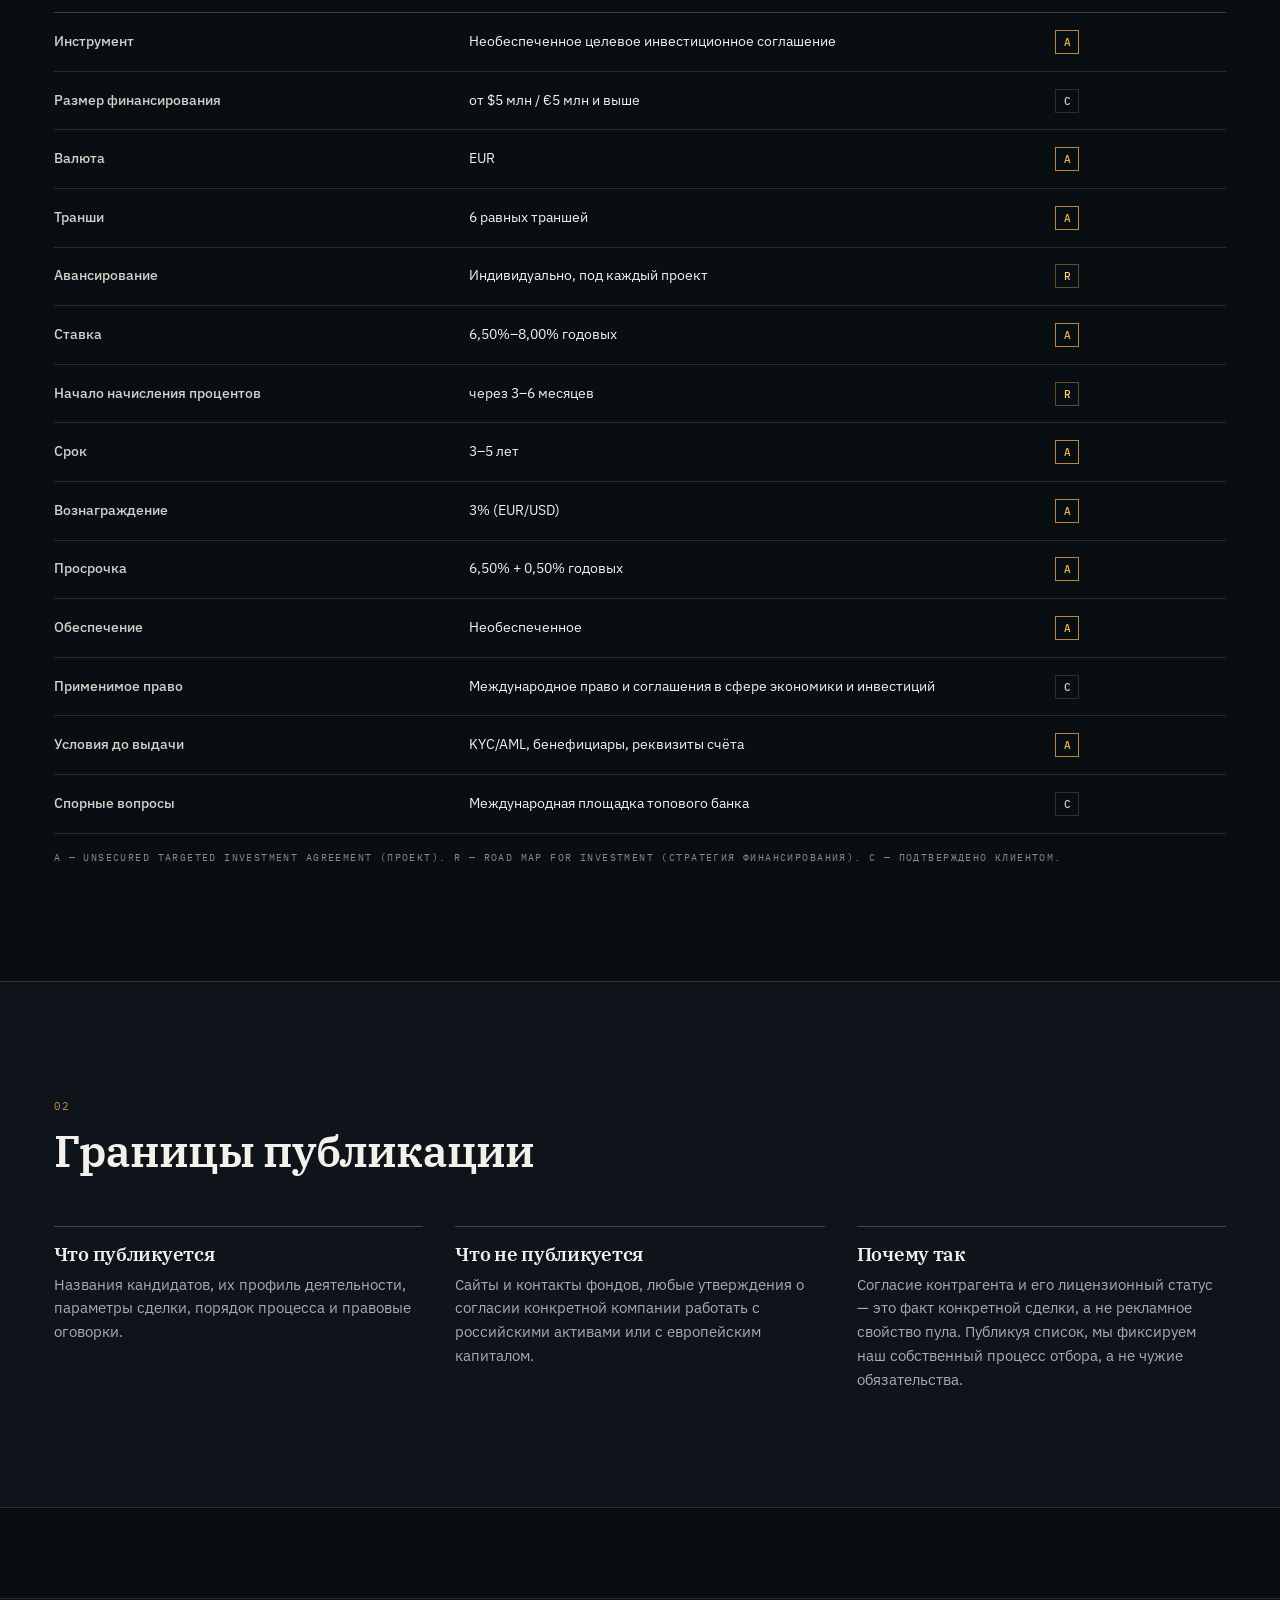
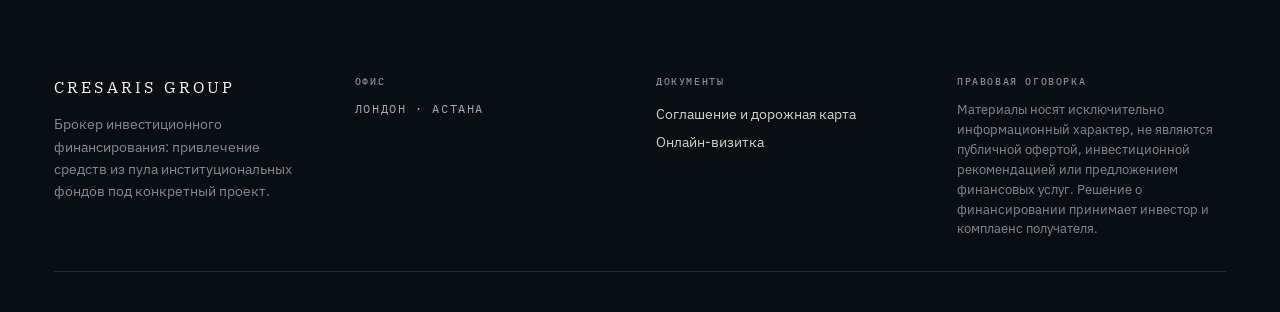
<file: documents.html>
<!DOCTYPE html>
<html lang="ru" data-lang="ru">
<head>
<meta charset="utf-8">
<meta name="viewport" content="width=device-width, initial-scale=1">
<title data-i18n-title="title_documents">Документы — CRESARIS GROUP</title>
<meta name="description" content="Три источника: проект инвестиционного соглашения, дорожная карта финансирования и пул международных фондов." data-i18n-desc="desc_documents">
<link rel="canonical" href="https://cresaris.group/documents.html">
<meta property="og:title" content="Документы — CRESARIS GROUP" data-i18n-content="title_documents">
<meta property="og:description" content="Три источника: проект инвестиционного соглашения, дорожная карта финансирования и пул международных фондов." data-i18n-content="desc_documents">
<meta property="og:type" content="website">
<meta property="og:url" content="https://cresaris.group/documents.html">
<meta property="og:site_name" content="CRESARIS GROUP">
<meta property="og:locale" content="ru_RU">
<meta property="og:locale:alternate" content="en_GB">
<meta property="og:locale:alternate" content="kk_KZ">
<meta property="og:image" content="https://cresaris.group/assets/og-image.png">
<meta property="og:image:width" content="1200">
<meta property="og:image:height" content="630">
<meta property="og:image:alt" content="CRESARIS GROUP: финансирование проектов от $5 млн / €5 млн и выше через международные фонды">
<meta name="twitter:card" content="summary_large_image">
<meta name="twitter:image" content="https://cresaris.group/assets/og-image.png">
<meta name="theme-color" content="#090e13">
<link rel="alternate" hreflang="ru" href="https://cresaris.group/documents.html">
<link rel="alternate" hreflang="en" href="https://cresaris.group/documents.html?lang=en">
<link rel="alternate" hreflang="kk" href="https://cresaris.group/documents.html?lang=kz">
<link rel="alternate" hreflang="x-default" href="https://cresaris.group/documents.html">
<link rel="icon" href="assets/favicon.svg" type="image/svg+xml">
<script>document.documentElement.classList.add("js");</script>
<link rel="preload" as="font" type="font/woff2" href="assets/fonts/ibm-plex-serif-400-cyrillic.woff2" crossorigin>
<link rel="preload" as="font" type="font/woff2" href="assets/fonts/ibm-plex-serif-400-latin.woff2" crossorigin>
<link rel="preload" as="font" type="font/woff2" href="assets/fonts/ibm-plex-sans-400-cyrillic.woff2" crossorigin>
<link rel="preload" as="font" type="font/woff2" href="assets/fonts/ibm-plex-sans-400-latin.woff2" crossorigin>
<link rel="stylesheet" href="assets/fonts.css">
<link rel="stylesheet" href="assets/app.css">
<script src="assets/i18n-dict.js" defer></script>
<script src="assets/i18n.js" defer></script>
</head><body>
<a class="skip-link" href="#main" data-i18n="skip">Перейти к содержимому</a>
<div class="grain" aria-hidden="true"></div>
<header class="masthead">
  <div class="masthead__main">
    <a class="wordmark" href="index.html" aria-label="Cresaris Group — на главную" data-i18n-aria="home_aria">
      <span class="wordmark__mark" aria-hidden="true">
        <svg viewBox="0 0 44 44" width="44" height="44" focusable="false">
          <path d="M22 2 L40 11 L40 22 L22 31 L4 22 L4 11 Z" fill="none" stroke="currentColor" stroke-width="1.5"/>
          <path d="M22 13 L31 18 L31 25 L22 30 L13 25 L13 18 Z" fill="none" stroke="currentColor" stroke-width="1.5" opacity=".55"/>
          <circle cx="22" cy="22" r="2.6" fill="currentColor"/>
        </svg>
      </span>
      <span class="wordmark__text">
        <span class="wordmark__name">CRESARIS GROUP</span>
        <span class="wordmark__sub mono" data-i18n="tagline">Структурирование инвестиционного финансирования</span>
      </span>
    </a>
    <nav class="nav" aria-label="Основная навигация" data-i18n-aria="nav_aria">
      <a href="mechanics.html" data-nav="mechanics" data-i18n="nav_mechanics">Механика</a>
      <a href="process.html" data-nav="process" data-i18n="nav_process">Процесс</a>
      <a href="funds.html" data-nav="funds" data-i18n="nav_funds">Фонды</a>
      <a href="company.html" data-nav="company" data-i18n="nav_company">Визитка</a>
      <a href="documents.html" data-nav="documents" data-i18n="nav_documents">Документы</a>
    </nav>
    <div class="lang" role="group" aria-label="Язык" data-i18n-aria="lang_aria">
      <button type="button" class="lang__btn is-active" data-set-lang="ru" aria-pressed="true">RU</button>
      <button type="button" class="lang__btn" data-set-lang="en" aria-pressed="false">EN</button>
      <!-- "kz" is the country code and reads better for the visitor, but the
           attribute and the markup carry the language code "kk" (ISO 639-1):
           the country code is rejected as a language by search engines. -->
      <button type="button" class="lang__btn" data-set-lang="kk" aria-pressed="false">KZ</button>
    </div>
  </div>
</header>

<main id="main">
  <section class="pagehead">
    <p class="pagehead__eyebrow mono" data-i18n="ph_docs">Source documents</p>
    <h1 class="pagehead__h" data-ru="Документы-основания" data-en="Source documents" data-kk="Негізгі құжаттар">Документы-основания</h1>
    <p class="pagehead__lead" data-i18n="ph_docs_lead">Всё, что опубликовано на сайте, сводится к трём документам. Здесь — состав каждого и таблица параметров с привязкой к источнику.</p>
  </section>

  <section class="section">
    <div class="section__head">
      <span class="mono section__idx">01</span>
      <h2 class="section__h" data-i18n="docs_list_h">Три документа</h2>
      <p class="section__sub" data-i18n="docs_list_sub">Каждый источник отвечает на свой вопрос: соглашение — на вопрос «как устроена сделка», дорожная карта — «как проходит процесс», пул фондов — «откуда берётся капитал».</p>
    </div>
    <div class="docs">
      <article class="doc reveal">
        <p class="doc__tag mono"><span data-ru="основание 01" data-en="source 01" data-kk="негіз 01">основание 01</span></p>
        <h3 class="doc__t"><span data-ru="Проект инвестиционного соглашения" data-en="Draft investment agreement" data-kk="Инвестициялық келіссөз жобасы">Проект инвестиционного соглашения</span></h3>
        <p class="doc__meta mono" data-ru="Unsecured Targeted Investment Agreement · 20 разделов + 3 приложения" data-en="Unsecured Targeted Investment Agreement · 20 sections + 3 schedules" data-kk="Unsecured Targeted Investment Agreement · 20 бөлім + 3 қосымша">Unsecured Targeted Investment Agreement · 20 разделов + 3 приложения</p>
        <p class="doc__b"><span data-ru="Полный проект: стороны, рециталы, определения, транши, проценты, дефолт, комплаенс, применимое право, приложения. Именно из него взяты все параметры в разделе «Механика сделки»." data-en="The full draft: parties, recitals, definitions, tranches, interest, default, compliance, governing law and schedules. Every parameter in the &#x27;Deal mechanics&#x27; section is taken from it." data-kk="Толық жоба: тараптар, преамбула, анықтамалар, транштар, пайыз, дефолт, комплайенс, қолданылатын құқық, қосымшалар. «Мәміле механикасы» бөліміндегі барлық параметрлер нақ осыдан алынған.">Полный проект: стороны, рециталы, определения, транши, проценты, дефолт, комплаенс, применимое право, приложения. Именно из него взяты все параметры в разделе «Механика сделки».</span></p>
      </article>
      <article class="doc reveal">
        <p class="doc__tag mono"><span data-ru="основание 02" data-en="source 02" data-kk="негіз 02">основание 02</span></p>
        <h3 class="doc__t"><span data-ru="Дорожная карта финансирования" data-en="Financing road map" data-kk="Қаржыландыру жол картасы">Дорожная карта финансирования</span></h3>
        <p class="doc__meta mono" data-ru="Road Map for Investment · с июня 2026 по май 2027 · 10 пунктов" data-en="Road Map for Investment · June 2026 to May 2027 · 10 items" data-kk="Road Map for Investment · 2026 жылғы маусымнан 2027 жылғы мамырға дейін · 10 тармақ">Road Map for Investment · с июня 2026 по май 2027 · 10 пунктов</p>
        <p class="doc__b"><span data-ru="Стратегия финансирования проектов от $5 млн / €5 млн и выше: порядок действий, индивидуальный аванс, срок первого транша, ставка, отдельный рабочий план для российских проектов. Финансирование, в том числе российских проектов, предлагается в рамках международного права и международных соглашений в сфере экономики и инвестиций." data-en="The financing strategy for projects from $5m / €5m and above: sequence of steps, an advance set individually per project, first-tranche timing, rate, and the separate work plan for Russian projects. Financing, including Russian projects, is offered within international law and international economic and investment agreements." data-kk="5 млн $/€ және одан жоғары жобаларды қаржыландыру стратегиясы: әрекет тәртібі, жеке аванс, бірінші транштың мерзімі, пайыздық мөлшер, ресейлік жобалар үшін бөлек жұмыс жоспары. Ресейлік жобаларды қоса алғанда, қаржыландыру халықаралық құқық пен экономика және инвестиция саласындағы халықаралық келісімдер аясында ұсынылады.">Стратегия финансирования проектов от $5 млн / €5 млн и выше: порядок действий, индивидуальный аванс, срок первого транша, ставка, отдельный рабочий план для российских проектов. Финансирование, в том числе российских проектов, предлагается в рамках международного права и международных соглашений в сфере экономики и инвестиций.</span></p>
      </article>
      <article class="doc reveal">
        <p class="doc__tag mono"><span data-ru="основание 03" data-en="source 03" data-kk="негіз 03">основание 03</span></p>
        <h3 class="doc__t"><span data-ru="Пул международных фондов" data-en="International fund pool" data-kk="Халықаралық қорлар пулі">Пул международных фондов</span></h3>
        <p class="doc__meta mono" data-ru="83 профиля · 8 юрисдикций" data-en="83 profiles · 8 jurisdictions" data-kk="83 профиль · 8 юрисдикция">83 профиля · 8 юрисдикций</p>
        <p class="doc__b"><span data-ru="Источник капитала: международный пул управляющих активами, суверенных фондов, прямых инвестиций, брокеров и альтернативных стратегий, отобранный по лицензии, мандату и юрисдикции." data-en="The source of capital: an international pool of asset managers, sovereign funds, private equity firms, brokers and alternative strategies, screened by licence, mandate and jurisdiction." data-kk="Капитал көзі: лицензия, мандат және юрисдикция бойынша іріктелген халықаралық активтер басқарушылары, суверендік қорлар, тікелей инвестициялар, брокерлер және альтернативті стратегиялар пулі.">Источник капитала: международный пул управляющих активами, суверенных фондов, прямых инвестиций, брокеров и альтернативных стратегий, отобранный по лицензии, мандату и юрисдикции.</span></p>
      </article>
    </div>
  </section>

  <section class="section">
    <div class="section__head">
      <span class="mono section__idx">01</span>
      <h2 class="section__h" data-i18n="docs_terms_h">Параметры и их источники</h2>
    </div>
    <table class="terms">
      <thead>
        <tr>
          <th scope="col" data-i18n="col_param">Параметр</th>
          <th scope="col" data-i18n="col_value">Значение</th>
          <th scope="col" data-i18n="col_src">Ист.</th>
        </tr>
      </thead>
      <tbody>
        <tr>
          <th scope="row" class="terms__k"><span data-ru="Инструмент" data-en="Instrument" data-kk="Құрал">Инструмент</span></th>
          <td class="terms__v"><span data-ru="Необеспеченное целевое инвестиционное соглашение" data-en="Unsecured Targeted Investment Agreement" data-kk="Кепілсіз мақсатты инвестициялық келіссөз">Необеспеченное целевое инвестиционное соглашение</span></td>
          <td class="terms__src"><span class="src src--agreement">A</span></td>
        </tr>
        <tr>
          <th scope="row" class="terms__k"><span data-ru="Размер финансирования" data-en="Financing size" data-kk="Қаржыландыру көлемі">Размер финансирования</span></th>
          <td class="terms__v"><span data-ru="от $5 млн / €5 млн и выше" data-en="from $5m / €5m and above" data-kk="5 млн $/€ және одан жоғары">от $5 млн / €5 млн и выше</span></td>
          <td class="terms__src"><span class="src src--client">C</span></td>
        </tr>
        <tr>
          <th scope="row" class="terms__k"><span data-ru="Валюта" data-en="Currency" data-kk="Валюта">Валюта</span></th>
          <td class="terms__v"><span data-ru="EUR" data-en="EUR" data-kk="EUR">EUR</span></td>
          <td class="terms__src"><span class="src src--agreement">A</span></td>
        </tr>
        <tr>
          <th scope="row" class="terms__k"><span data-ru="Транши" data-en="Tranches" data-kk="Транштар">Транши</span></th>
          <td class="terms__v"><span data-ru="6 равных траншей" data-en="6 equal tranches" data-kk="6 бірдей транш">6 равных траншей</span></td>
          <td class="terms__src"><span class="src src--agreement">A</span></td>
        </tr>
        <tr>
          <th scope="row" class="terms__k"><span data-ru="Авансирование" data-en="Advance" data-kk="Аванс">Авансирование</span></th>
          <td class="terms__v"><span data-ru="Индивидуально, под каждый проект" data-en="Individual, per project" data-kk="Жеке-жеке, әр жобаға">Индивидуально, под каждый проект</span></td>
          <td class="terms__src"><span class="src src--roadmap">R</span></td>
        </tr>
        <tr>
          <th scope="row" class="terms__k"><span data-ru="Ставка" data-en="Interest rate" data-kk="Пайыздық мөлшер">Ставка</span></th>
          <td class="terms__v"><span data-ru="6,50%–8,00% годовых" data-en="6.50%–8.00% p.a." data-kk="6,50%–8,00% жылдық">6,50%–8,00% годовых</span></td>
          <td class="terms__src"><span class="src src--agreement">A</span></td>
        </tr>
        <tr>
          <th scope="row" class="terms__k"><span data-ru="Начало начисления процентов" data-en="Interest commencement" data-kk="Пайыз есептеудің басталуы">Начало начисления процентов</span></th>
          <td class="terms__v"><span data-ru="через 3–6 месяцев" data-en="after 3–6 months" data-kk="3–6 айдан кейін">через 3–6 месяцев</span></td>
          <td class="terms__src"><span class="src src--roadmap">R</span></td>
        </tr>
        <tr>
          <th scope="row" class="terms__k"><span data-ru="Срок" data-en="Term" data-kk="Мерзім">Срок</span></th>
          <td class="terms__v"><span data-ru="3–5 лет" data-en="3–5 years" data-kk="3–5 жыл">3–5 лет</span></td>
          <td class="terms__src"><span class="src src--agreement">A</span></td>
        </tr>
        <tr>
          <th scope="row" class="terms__k"><span data-ru="Вознаграждение" data-en="Arrangement fee" data-kk="Ақыратым">Вознаграждение</span></th>
          <td class="terms__v"><span data-ru="3% (EUR/USD)" data-en="3% (EUR/USD)" data-kk="3% (EUR/USD)">3% (EUR/USD)</span></td>
          <td class="terms__src"><span class="src src--agreement">A</span></td>
        </tr>
        <tr>
          <th scope="row" class="terms__k"><span data-ru="Просрочка" data-en="Default interest" data-kk="Мерзімінен өткен төлем">Просрочка</span></th>
          <td class="terms__v"><span data-ru="6,50% + 0,50% годовых" data-en="6.50% + 0.50% p.a." data-kk="6,50% + 0,50% жылдық">6,50% + 0,50% годовых</span></td>
          <td class="terms__src"><span class="src src--agreement">A</span></td>
        </tr>
        <tr>
          <th scope="row" class="terms__k"><span data-ru="Обеспечение" data-en="Security" data-kk="Кепіл">Обеспечение</span></th>
          <td class="terms__v"><span data-ru="Необеспеченное" data-en="Unsecured" data-kk="Кепілсіз">Необеспеченное</span></td>
          <td class="terms__src"><span class="src src--agreement">A</span></td>
        </tr>
        <tr>
          <th scope="row" class="terms__k"><span data-ru="Применимое право" data-en="Governing law" data-kk="Қолданылатын құқық">Применимое право</span></th>
          <td class="terms__v"><span data-ru="Международное право и соглашения в сфере экономики и инвестиций" data-en="International law and economic and investment agreements" data-kk="Халықаралық құқық және экономика мен инвестиция саласындағы келісімдер">Международное право и соглашения в сфере экономики и инвестиций</span></td>
          <td class="terms__src"><span class="src src--client">C</span></td>
        </tr>
        <tr>
          <th scope="row" class="terms__k"><span data-ru="Условия до выдачи" data-en="Conditions precedent" data-kk="Беруге дейінгі шарттар">Условия до выдачи</span></th>
          <td class="terms__v"><span data-ru="KYC/AML, бенефициары, реквизиты счёта" data-en="KYC/AML, beneficial ownership, account details" data-kk="KYC/AML, пайда алушылар, шот деректері">KYC/AML, бенефициары, реквизиты счёта</span></td>
          <td class="terms__src"><span class="src src--agreement">A</span></td>
        </tr>
        <tr>
          <th scope="row" class="terms__k"><span data-ru="Спорные вопросы" data-en="Dispute resolution" data-kk="Дауларды шешу">Спорные вопросы</span></th>
          <td class="terms__v"><span data-ru="Международная площадка топового банка" data-en="International platform of a top-tier bank" data-kk="Жетекші банктің халықаралық алаңы">Международная площадка топового банка</span></td>
          <td class="terms__src"><span class="src src--client">C</span></td>
        </tr>
      </tbody>
    </table>
    <p class="legend mono" data-i18n="legend">A — Unsecured Targeted Investment Agreement (проект). R — Road Map for Investment (стратегия финансирования). C — подтверждено клиентом.</p>
  </section>

  <section class="section section--dark">
    <div class="section__head">
      <span class="mono section__idx">02</span>
      <h2 class="section__h" data-i18n="docs_scope_h">Границы публикации</h2>
    </div>
    <div class="notes">
      <article class="note reveal">
        <h3 class="note__t" data-ru="Что публикуется" data-en="What is published" data-kk="Не жарияланатын"></h3>
        <p class="note__b" data-ru="Названия кандидатов, их профиль деятельности, параметры сделки, порядок процесса и правовые оговорки." data-en="Candidate names, their activity profile, deal parameters, the process sequence and the legal caveats." data-kk="Үмісдердің атаулары, олардың қызмет профилі, мәміле параметрлері, процестің тәртібі және құқықтық ескертпелер."></p>
      </article>
      <article class="note reveal">
        <h3 class="note__t" data-ru="Что не публикуется" data-en="What is not published" data-kk="Жарияланбайтын"></h3>
        <p class="note__b" data-ru="Сайты и контакты фондов, любые утверждения о согласии конкретной компании работать с российскими активами или с европейским капиталом." data-en="Fund websites and contacts, and any claim that a particular company agrees to work with Russian assets or with European capital." data-kk="Қорлардың сайттары мен байланыстары және нақты компанияның ресейлік активтермен немесе еуропалық капиталмен жұмыс істеуге келіскені туралы кез келген мәлімдеме."></p>
      </article>
      <article class="note reveal">
        <h3 class="note__t" data-ru="Почему так" data-en="Why" data-kk="Неге осындай"></h3>
        <p class="note__b" data-ru="Согласие контрагента и его лицензионный статус — это факт конкретной сделки, а не рекламное свойство пула. Публикуя список, мы фиксируем наш собственный процесс отбора, а не чужие обязательства." data-en="A counterparty's consent and licence status belong to a specific deal, not to a marketing property of the pool. By publishing the list we fix our own screening process, not other people's obligations." data-kk="Контрагенттің келіссөзі және лицензия мәртебесі — нақты мәміленің факті, пулдың нарықтық қасиеті емес. Тізімді жариялау арқылы біз өз іріктеу процесімізді тіркейміз, басқалардың міндеттемелерін емес."></p>
      </article>
    </div>
  </section>
</main>

<footer class="foot">
  <div class="foot__grid">
    <div class="foot__col">
      <div class="foot__mark">CRESARIS GROUP</div>
      <p class="foot__desc" data-i18n="descriptor">Брокер инвестиционного финансирования: привлечение средств из пула институциональных фондов под конкретный проект.</p>
    </div>
    <div class="foot__col">
      <h2 class="foot__h" data-i18n="foot_office">Офис</h2>
      <p class="mono foot__mono" data-i18n="cities">Лондон · Астана</p>
    </div>
    <div class="foot__col">
      <h2 class="foot__h" data-i18n="foot_docs">Документы</h2>
      <a class="foot__link" href="documents.html" data-i18n="foot_docs_link">Соглашение и дорожная карта</a>
      <a class="foot__link" href="company.html" data-i18n="foot_card_link">Онлайн-визитка</a>
    </div>
    <div class="foot__col">
      <h2 class="foot__h" data-i18n="foot_legal">Правовая оговорка</h2>
      <p class="foot__note" data-i18n="foot_legal_text">Материалы носят исключительно информационный характер, не являются публичной офертой, инвестиционной рекомендацией или предложением финансовых услуг. Решение о финансировании принимает инвестор и компетентный орган получателя.</p>
    </div>
  </div>
  <div class="foot__rule"></div>
</footer>
</body>
</html>
</file>
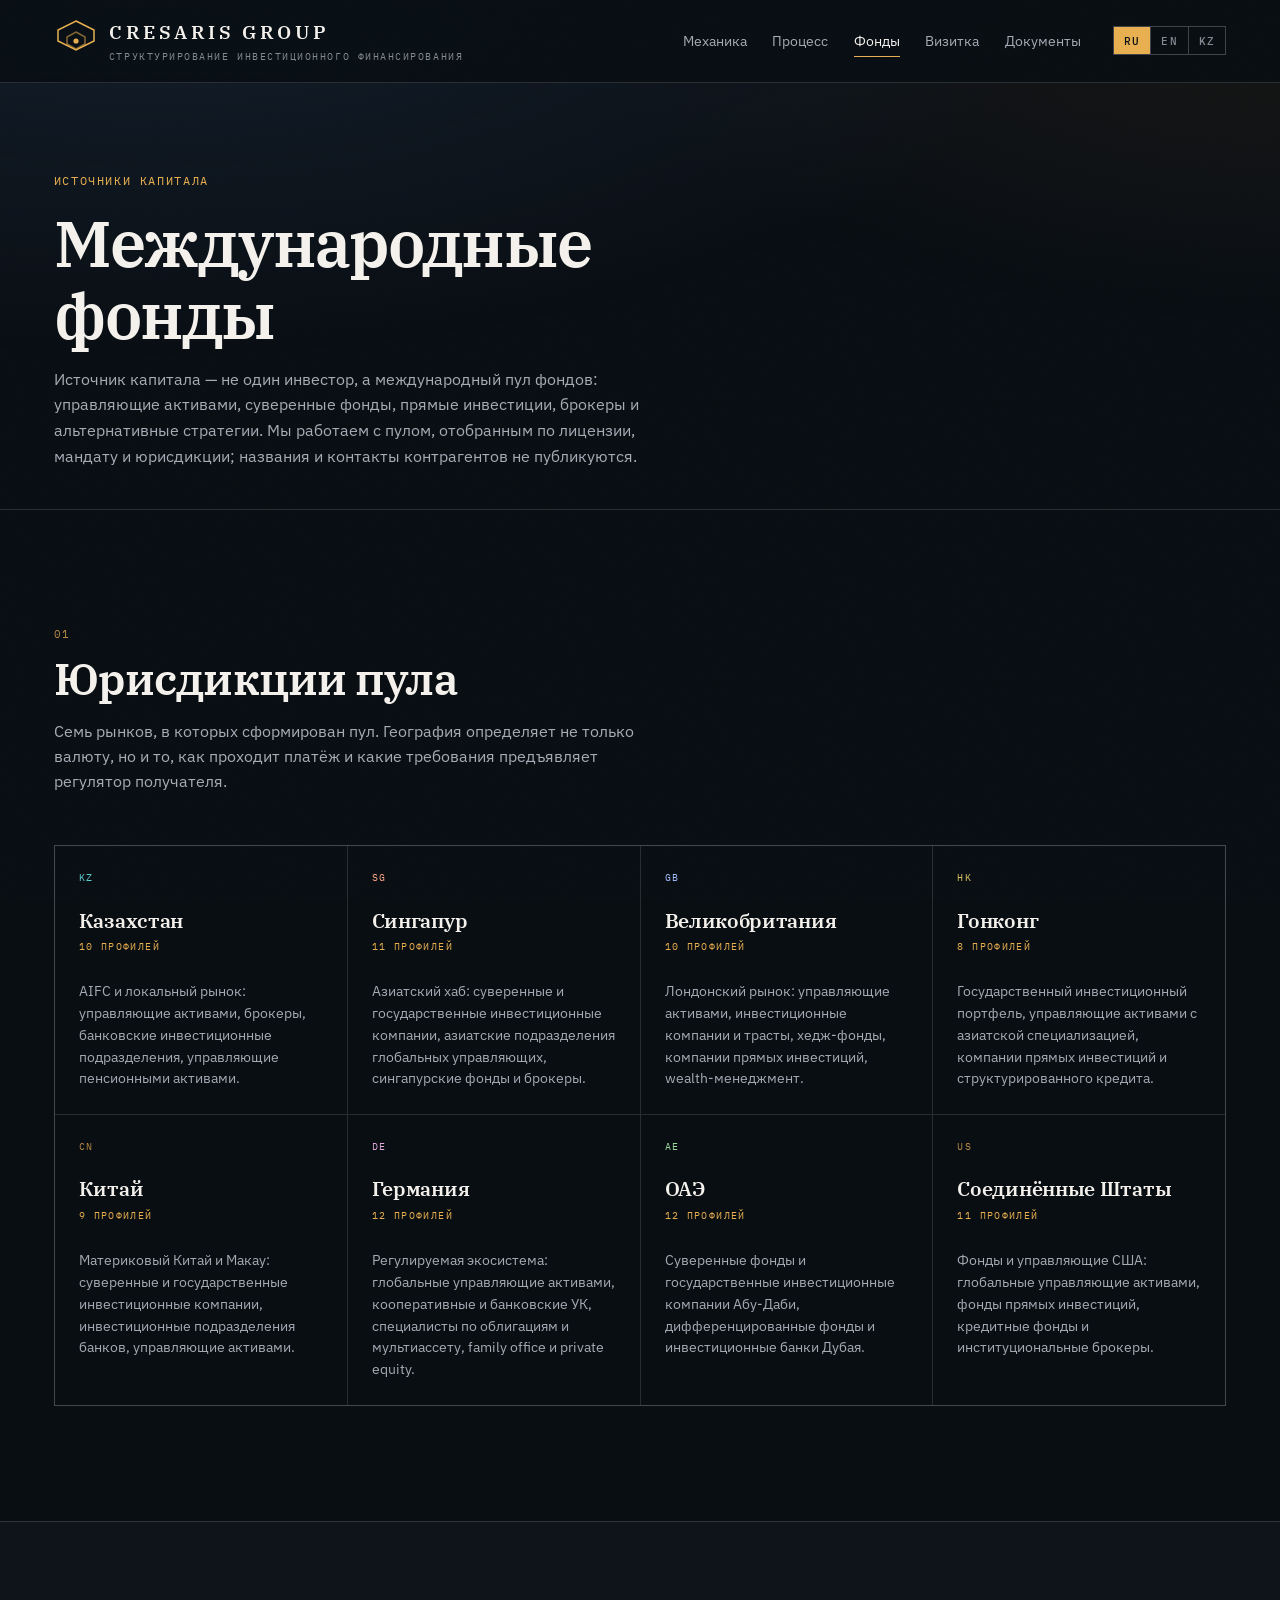
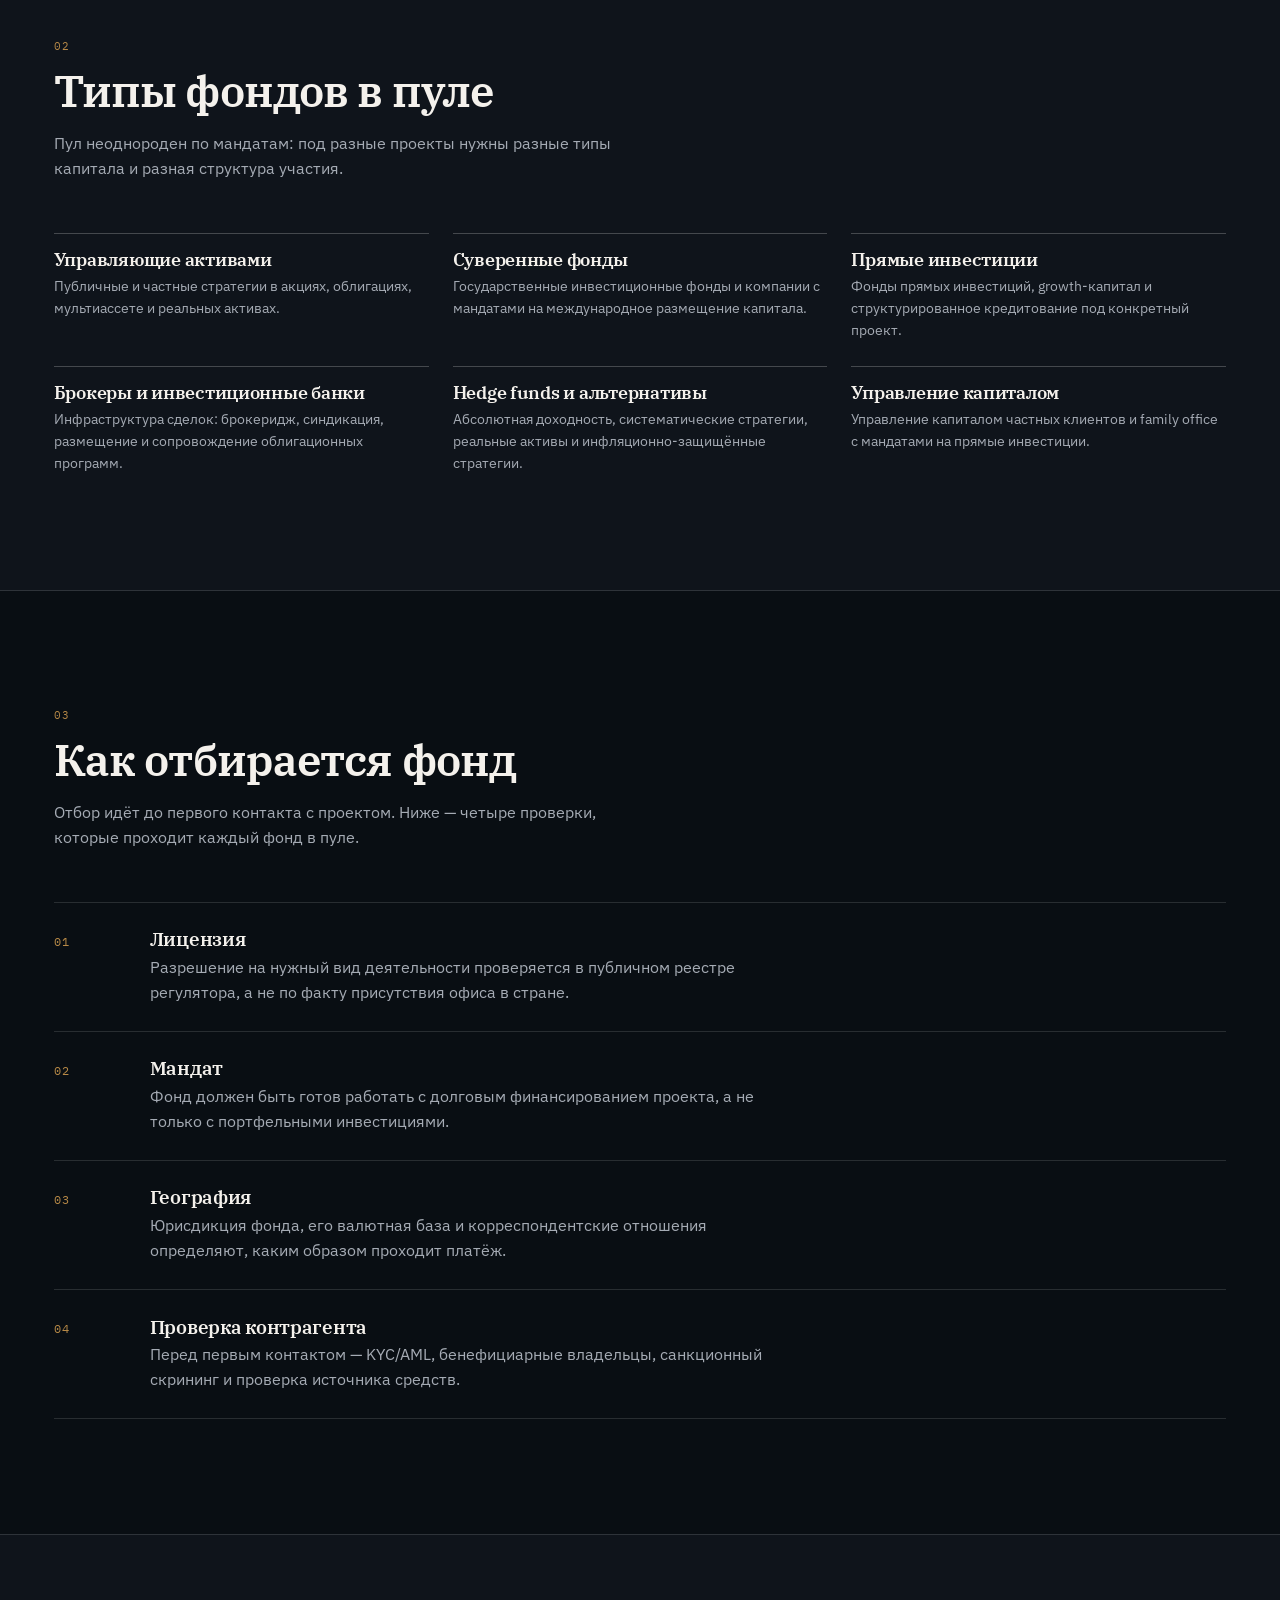
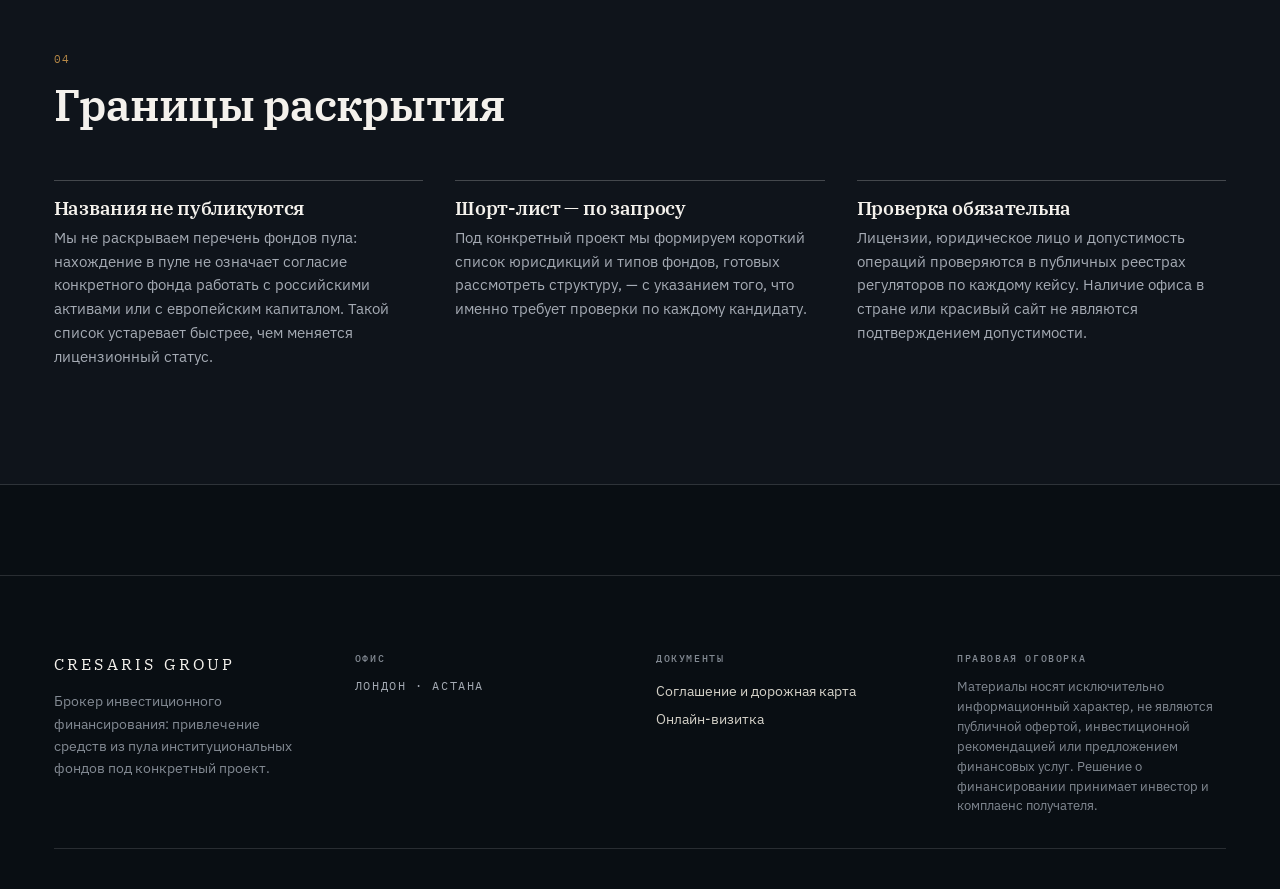
<file: funds.html>
<!DOCTYPE html>
<html lang="ru" data-lang="ru">
<head>
<meta charset="utf-8">
<meta name="viewport" content="width=device-width, initial-scale=1">
<title data-i18n-title="title_funds">Международные фонды — CRESARIS GROUP</title>
<meta name="description" content="Пул международных фондов как источник инвестиционного финансирования: юрисдикции, типы мандатов и критерии отбора. Названия и контакты фондов не публикуются." data-i18n-desc="desc_funds">
<link rel="canonical" href="https://cresaris.group/funds.html">
<meta property="og:title" content="Международные фонды — CRESARIS GROUP" data-i18n-content="title_funds">
<meta property="og:description" content="Пул международных фондов как источник инвестиционного финансирования: юрисдикции, типы мандатов и критерии отбора. Названия и контакты фондов не публикуются." data-i18n-content="desc_funds">
<meta property="og:type" content="website">
<meta property="og:url" content="https://cresaris.group/funds.html">
<meta property="og:site_name" content="CRESARIS GROUP">
<meta property="og:locale" content="ru_RU">
<meta property="og:locale:alternate" content="en_GB">
<meta property="og:locale:alternate" content="kk_KZ">
<meta property="og:image" content="https://cresaris.group/assets/og-image.png">
<meta property="og:image:width" content="1200">
<meta property="og:image:height" content="630">
<meta property="og:image:alt" content="CRESARIS GROUP: финансирование проектов от $5 млн / €5 млн и выше через международные фонды">
<meta name="twitter:card" content="summary_large_image">
<meta name="twitter:image" content="https://cresaris.group/assets/og-image.png">
<meta name="theme-color" content="#090e13">
<link rel="alternate" hreflang="ru" href="https://cresaris.group/funds.html">
<link rel="alternate" hreflang="en" href="https://cresaris.group/funds.html?lang=en">
<link rel="alternate" hreflang="kk" href="https://cresaris.group/funds.html?lang=kz">
<link rel="alternate" hreflang="x-default" href="https://cresaris.group/funds.html">
<link rel="icon" href="assets/favicon.svg" type="image/svg+xml">
<script>document.documentElement.classList.add("js");</script>
<link rel="preload" as="font" type="font/woff2" href="assets/fonts/ibm-plex-serif-400-cyrillic.woff2" crossorigin>
<link rel="preload" as="font" type="font/woff2" href="assets/fonts/ibm-plex-serif-400-latin.woff2" crossorigin>
<link rel="preload" as="font" type="font/woff2" href="assets/fonts/ibm-plex-sans-400-cyrillic.woff2" crossorigin>
<link rel="preload" as="font" type="font/woff2" href="assets/fonts/ibm-plex-sans-400-latin.woff2" crossorigin>
<link rel="stylesheet" href="assets/fonts.css">
<link rel="stylesheet" href="assets/app.css">
<script src="assets/i18n-dict.js" defer></script>
<script src="assets/i18n.js" defer></script>
</head><body>
<a class="skip-link" href="#main" data-i18n="skip">Перейти к содержимому</a>
<div class="grain" aria-hidden="true"></div>
<header class="masthead">
  <div class="masthead__main">
    <a class="wordmark" href="index.html" aria-label="Cresaris Group — на главную" data-i18n-aria="home_aria">
      <span class="wordmark__mark" aria-hidden="true">
        <svg viewBox="0 0 44 44" width="44" height="44" focusable="false">
          <path d="M22 2 L40 11 L40 22 L22 31 L4 22 L4 11 Z" fill="none" stroke="currentColor" stroke-width="1.5"/>
          <path d="M22 13 L31 18 L31 25 L22 30 L13 25 L13 18 Z" fill="none" stroke="currentColor" stroke-width="1.5" opacity=".55"/>
          <circle cx="22" cy="22" r="2.6" fill="currentColor"/>
        </svg>
      </span>
      <span class="wordmark__text">
        <span class="wordmark__name">CRESARIS GROUP</span>
        <span class="wordmark__sub mono" data-i18n="tagline">Структурирование инвестиционного финансирования</span>
      </span>
    </a>
    <nav class="nav" aria-label="Основная навигация" data-i18n-aria="nav_aria">
      <a href="mechanics.html" data-nav="mechanics" data-i18n="nav_mechanics">Механика</a>
      <a href="process.html" data-nav="process" data-i18n="nav_process">Процесс</a>
      <a href="funds.html" data-nav="funds" data-i18n="nav_funds">Фонды</a>
      <a href="company.html" data-nav="company" data-i18n="nav_company">Визитка</a>
      <a href="documents.html" data-nav="documents" data-i18n="nav_documents">Документы</a>
    </nav>
    <div class="lang" role="group" aria-label="Язык" data-i18n-aria="lang_aria">
      <button type="button" class="lang__btn is-active" data-set-lang="ru" aria-pressed="true">RU</button>
      <button type="button" class="lang__btn" data-set-lang="en" aria-pressed="false">EN</button>
      <!-- "kz" is the country code and reads better for the visitor, but the
           attribute and the markup carry the language code "kk" (ISO 639-1):
           the country code is rejected as a language by search engines. -->
      <button type="button" class="lang__btn" data-set-lang="kk" aria-pressed="false">KZ</button>
    </div>
  </div>
</header>

<main id="main">
  <section class="pagehead">
    <p class="pagehead__eyebrow mono" data-i18n="ph_funds">Источники капитала</p>
    <h1 class="pagehead__h" data-ru="Международные фонды" data-en="International funds" data-kk="Халықаралық қорлар">Международные фонды</h1>
    <p class="pagehead__lead" data-i18n="ph_funds_lead">Источник капитала — не один инвестор, а международный пул фондов: управляющие активами, суверенные фонды, прямые инвестиции, брокеры и альтернативные стратегии. Мы работаем с пулом, отобранным по лицензии, мандату и юрисдикции; названия и контакты контрагентов не публикуются.</p>
  </section>

  <section class="section">
    <div class="section__head">
      <span class="mono section__idx">01</span>
      <h2 class="section__h" data-i18n="jur_h">Юрисдикции пула</h2>
      <p class="section__sub" data-i18n="jur_sub">Семь рынков, в которых сформирован пул. География определяет не только валюту, но и то, как проходит платёж и какие требования предъявляет регулятор получателя.</p>
    </div>
    <div class="jurs">
        <article class="jur reveal">
          <p class="jur__cc mono" data-cc="KZ">KZ</p>
          <h3 class="jur__t"><span data-ru="Казахстан" data-en="Kazakhstan" data-kk="Қазақстан">Казахстан</span></h3>
          <p class="jur__n mono"><span data-ru="10 профилей" data-en="10 profiles" data-kk="10 профиль">10 профилей</span></p>
          <p class="jur__b"><span data-ru="AIFC и локальный рынок: управляющие активами, брокеры, банковские инвестиционные подразделения, управляющие пенсионными активами." data-en="AIFC and the local market: asset managers, brokers, banks&#x27; investment arms and pension asset managers." data-kk="AIFC және жергілікті нарық: активтер басқарушылары, брокерлер, банктердің инвестициялық бөлімдері, зейнетақ активтерін басқарушылар.">AIFC и локальный рынок: управляющие активами, брокеры, банковские инвестиционные подразделения, управляющие пенсионными активами.</span></p>
        </article>
        <article class="jur reveal">
          <p class="jur__cc mono" data-cc="SG">SG</p>
          <h3 class="jur__t"><span data-ru="Сингапур" data-en="Singapore" data-kk="Сингапур">Сингапур</span></h3>
          <p class="jur__n mono"><span data-ru="11 профилей" data-en="11 profiles" data-kk="11 профиль">11 профилей</span></p>
          <p class="jur__b"><span data-ru="Азиатский хаб: суверенные и государственные инвестиционные компании, азиатские подразделения глобальных управляющих, сингапурские фонды и брокеры." data-en="An Asian hub: sovereign and state investment companies, Asian arms of global managers, Singapore-based funds and brokers." data-kk="Азиялық тұжырым: суверендік және мемлекеттік инвестициялық компаниялар, жаһандық басқарушылардың азиялық бөлімшелері, сингапурлық қорлар мен брокерлер.">Азиатский хаб: суверенные и государственные инвестиционные компании, азиатские подразделения глобальных управляющих, сингапурские фонды и брокеры.</span></p>
        </article>
        <article class="jur reveal">
          <p class="jur__cc mono" data-cc="GB">GB</p>
          <h3 class="jur__t"><span data-ru="Великобритания" data-en="United Kingdom" data-kk="Ұлы Британия">Великобритания</span></h3>
          <p class="jur__n mono"><span data-ru="10 профилей" data-en="10 profiles" data-kk="10 профиль">10 профилей</span></p>
          <p class="jur__b"><span data-ru="Лондонский рынок: управляющие активами, инвестиционные компании и трасты, хедж-фонды, компании прямых инвестиций, wealth-менеджмент." data-en="The London market: asset managers, investment companies and trusts, hedge funds, private equity firms and wealth managers." data-kk="Лондон нарығы: активтер басқарушылары, инвестициялық компаниялар мен трасттар, хедж-қорлар, тікелей инвестициялар компаниялары, wealth-management.">Лондонский рынок: управляющие активами, инвестиционные компании и трасты, хедж-фонды, компании прямых инвестиций, wealth-менеджмент.</span></p>
        </article>
        <article class="jur reveal">
          <p class="jur__cc mono" data-cc="HK">HK</p>
          <h3 class="jur__t"><span data-ru="Гонконг" data-en="Hong Kong" data-kk="Гонконг">Гонконг</span></h3>
          <p class="jur__n mono"><span data-ru="8 профилей" data-en="8 profiles" data-kk="8 профиль">8 профилей</span></p>
          <p class="jur__b"><span data-ru="Государственный инвестиционный портфель, управляющие активами с азиатской специализацией, компании прямых инвестиций и структурированного кредита." data-en="A sovereign investment portfolio, Asia-specialist asset managers, private equity firms and structured credit providers." data-kk="Мемлекеттік инвестициялық портфель, азиялық мамандандырылған активтер басқарушылары, тікелей инвестициялар компаниялары мен құрылымдық несие операторлары.">Государственный инвестиционный портфель, управляющие активами с азиатской специализацией, компании прямых инвестиций и структурированного кредита.</span></p>
        </article>
        <article class="jur reveal">
          <p class="jur__cc mono" data-cc="CN">CN</p>
          <h3 class="jur__t"><span data-ru="Китай" data-en="China" data-kk="Қытай">Китай</span></h3>
          <p class="jur__n mono"><span data-ru="9 профилей" data-en="9 profiles" data-kk="9 профиль">9 профилей</span></p>
          <p class="jur__b"><span data-ru="Материковый Китай и Макау: суверенные и государственные инвестиционные компании, инвестиционные подразделения банков, управляющие активами." data-en="Mainland China and Macau: sovereign and state investment companies, banks&#x27; investment arms and asset managers." data-kk="Қытай және Макау: суверендік және мемлекеттік инвестициялық компаниялар, банктердің инвестициялық бөлімдері, активтер басқарушылары.">Материковый Китай и Макау: суверенные и государственные инвестиционные компании, инвестиционные подразделения банков, управляющие активами.</span></p>
        </article>
        <article class="jur reveal">
          <p class="jur__cc mono" data-cc="DE">DE</p>
          <h3 class="jur__t"><span data-ru="Германия" data-en="Germany" data-kk="Германия">Германия</span></h3>
          <p class="jur__n mono"><span data-ru="12 профилей" data-en="12 profiles" data-kk="12 профиль">12 профилей</span></p>
          <p class="jur__b"><span data-ru="Регулируемая экосистема: глобальные управляющие активами, кооперативные и банковские УК, специалисты по облигациям и мультиассету, family office и private equity." data-en="A regulated ecosystem: global asset managers, cooperative and bank-owned managers, fixed income and multi-asset specialists, family offices and private equity." data-kk="Реттелген экожүйе: жаһандық активтер басқарушылары, кооперативтік және банк басқарушылары, облигациялар мен мультиассет бойынша мамандар, family office және тікелей инвестициялар.">Регулируемая экосистема: глобальные управляющие активами, кооперативные и банковские УК, специалисты по облигациям и мультиассету, family office и private equity.</span></p>
        </article>
        <article class="jur reveal">
          <p class="jur__cc mono" data-cc="AE">AE</p>
          <h3 class="jur__t"><span data-ru="ОАЭ" data-en="UAE" data-kk="БАЭ">ОАЭ</span></h3>
          <p class="jur__n mono"><span data-ru="12 профилей" data-en="12 profiles" data-kk="12 профиль">12 профилей</span></p>
          <p class="jur__b"><span data-ru="Суверенные фонды и государственные инвестиционные компании Абу-Даби, дифференцированные фонды и инвестиционные банки Дубая." data-en="Abu Dhabi sovereign funds and state investment companies, diversified funds and Dubai investment banks." data-kk="Абу-Даби суверендік қорлары мен мемлекеттік инвестициялық компаниялары, дифференциалды қорлар мен Дубай инвестициялық банктері.">Суверенные фонды и государственные инвестиционные компании Абу-Даби, дифференцированные фонды и инвестиционные банки Дубая.</span></p>
        </article>
        <article class="jur reveal">
          <p class="jur__cc mono" data-cc="US">US</p>
          <h3 class="jur__t"><span data-ru="Соединённые Штаты" data-en="United States" data-kk="АҚШ">Соединённые Штаты</span></h3>
          <p class="jur__n mono"><span data-ru="11 профилей" data-en="11 profiles" data-kk="11 профиль">11 профилей</span></p>
          <p class="jur__b"><span data-ru="Фонды и управляющие США: глобальные управляющие активами, фонды прямых инвестиций, кредитные фонды и институциональные брокеры." data-en="US funds and managers: global asset managers, private equity funds, credit funds and institutional brokers." data-kk="АҚШ қорлары мен басқарушылары: жаһандық активтер басқарушылары, тікелей инвестициялар қорлары, несиелік қорлар және институционалдық брокерлер.">Фонды и управляющие США: глобальные управляющие активами, фонды прямых инвестиций, кредитные фонды и институциональные брокеры.</span></p>
        </article>
    </div>
  </section>

  <section class="section section--dark">
    <div class="section__head">
      <span class="mono section__idx">02</span>
      <h2 class="section__h" data-i18n="types_h">Типы фондов в пуле</h2>
      <p class="section__sub" data-i18n="types_sub">Пул неоднороден по мандатам: под разные проекты нужны разные типы капитала и разная структура участия.</p>
    </div>
    <div class="ftypes">
        <article class="ftype reveal">
          <h3 class="ftype__t"><span data-ru="Управляющие активами" data-en="Asset managers" data-kk="Активтер басқарушылары">Управляющие активами</span></h3>
          <p class="ftype__b"><span data-ru="Публичные и частные стратегии в акциях, облигациях, мультиассете и реальных активах." data-en="Public and private strategies in equities, fixed income, multi-asset and real assets." data-kk="Акциялар, облигациялар, мультиассет және нақты активтер бойынша ашық және жеке стратегиялар.">Публичные и частные стратегии в акциях, облигациях, мультиассете и реальных активах.</span></p>
        </article>
        <article class="ftype reveal">
          <h3 class="ftype__t"><span data-ru="Суверенные фонды" data-en="Sovereign funds" data-kk="Суверендік қорлар">Суверенные фонды</span></h3>
          <p class="ftype__b"><span data-ru="Государственные инвестиционные фонды и компании с мандатами на международное размещение капитала." data-en="State investment funds and companies mandated to deploy capital internationally." data-kk="Мемлекеттік инвестициялық қорлар және капиталды халықаралық нарыққа орналастыру мандаты бар компаниялар.">Государственные инвестиционные фонды и компании с мандатами на международное размещение капитала.</span></p>
        </article>
        <article class="ftype reveal">
          <h3 class="ftype__t"><span data-ru="Прямые инвестиции" data-en="Private equity" data-kk="Тікелей инвестициялар">Прямые инвестиции</span></h3>
          <p class="ftype__b"><span data-ru="Фонды прямых инвестиций, growth-капитал и структурированное кредитование под конкретный проект." data-en="Private equity, growth capital and structured credit for a specific project." data-kk="Тікелей инвестициялар қорлары, growth-капитал және нақты жобаға арналған құрылымдық несиелеу.">Фонды прямых инвестиций, growth-капитал и структурированное кредитование под конкретный проект.</span></p>
        </article>
        <article class="ftype reveal">
          <h3 class="ftype__t"><span data-ru="Брокеры и инвестиционные банки" data-en="Brokers and investment banks" data-kk="Брокерлер мен инвестициялық банктер">Брокеры и инвестиционные банки</span></h3>
          <p class="ftype__b"><span data-ru="Инфраструктура сделок: брокеридж, синдикация, размещение и сопровождение облигационных программ." data-en="Transaction infrastructure: brokerage, syndication, placement and bond programme execution." data-kk="Мәміле инфрақұрылымы: брокеридж, синдикация, облигациялық бағдарламаларды орналастыру және орындау.">Инфраструктура сделок: брокеридж, синдикация, размещение и сопровождение облигационных программ.</span></p>
        </article>
        <article class="ftype reveal">
          <h3 class="ftype__t"><span data-ru="Hedge funds и альтернативы" data-en="Hedge funds and alternatives" data-kk="Хедж-қорлар және альтернативті стратегиялар">Hedge funds и альтернативы</span></h3>
          <p class="ftype__b"><span data-ru="Абсолютная доходность, систематические стратегии, реальные активы и инфляционно-защищённые стратегии." data-en="Absolute return, systematic strategies, real assets and inflation-protected strategies." data-kk="Абсолютті кіріктілік, жүйелі стратегиялар, нақты активтер және инфляциядан қорғайтын стратегиялар.">Абсолютная доходность, систематические стратегии, реальные активы и инфляционно-защищённые стратегии.</span></p>
        </article>
        <article class="ftype reveal">
          <h3 class="ftype__t"><span data-ru="Управление капиталом" data-en="Wealth and capital management" data-kk="Капиталды басқару">Управление капиталом</span></h3>
          <p class="ftype__b"><span data-ru="Управление капиталом частных клиентов и family office с мандатами на прямые инвестиции." data-en="Private client capital management and family offices with direct investment mandates." data-kk="Жеке клиенттердің капиталын және тікелей инвестициялар мандаты бар family office-ті басқару.">Управление капиталом частных клиентов и family office с мандатами на прямые инвестиции.</span></p>
        </article>

    </div>
  </section>

  <section class="section">
    <div class="section__head">
      <span class="mono section__idx">03</span>
      <h2 class="section__h" data-i18n="scr_h">Как отбирается фонд</h2>
      <p class="section__sub" data-i18n="scr_sub">Отбор идёт до первого контакта с проектом. Ниже — четыре проверки, которые проходит каждый фонд в пуле.</p>
    </div>
    <ol class="scrs">
        <li class="scr reveal">
          <span class="scr__n mono">01</span>
          <div>
            <h3 class="scr__t"><span data-ru="Лицензия" data-en="Licence" data-kk="Лицензия">Лицензия</span></h3>
            <p class="scr__b"><span data-ru="Разрешение на нужный вид деятельности проверяется в публичном реестре регулятора, а не по факту присутствия офиса в стране." data-en="The permit for the relevant activity is verified in the regulator&#x27;s public register, not inferred from the presence of an office in the country." data-kk="Қажетті қызмет түріне рұқсат реттеушінің ашық тізімінде тексеріледі, елде кеңсе болуы бойынша емес.">Разрешение на нужный вид деятельности проверяется в публичном реестре регулятора, а не по факту присутствия офиса в стране.</span></p>
          </div>
        </li>
        <li class="scr reveal">
          <span class="scr__n mono">02</span>
          <div>
            <h3 class="scr__t"><span data-ru="Мандат" data-en="Mandate" data-kk="Мандат">Мандат</span></h3>
            <p class="scr__b"><span data-ru="Фонд должен быть готов работать с долговым финансированием проекта, а не только с портфельными инвестициями." data-en="The fund must be ready to work with project debt financing, not only with portfolio investment." data-kk="Қор тек портфельдік инвестициялармен емес, жобаның борыштық қаржыландыруымен жұмыс істеуге дай болуы тиіс.">Фонд должен быть готов работать с долговым финансированием проекта, а не только с портфельными инвестициями.</span></p>
          </div>
        </li>
        <li class="scr reveal">
          <span class="scr__n mono">03</span>
          <div>
            <h3 class="scr__t"><span data-ru="География" data-en="Geography" data-kk="География">География</span></h3>
            <p class="scr__b"><span data-ru="Юрисдикция фонда, его валютная база и корреспондентские отношения определяют, каким образом проходит платёж." data-en="The fund&#x27;s jurisdiction, currency base and correspondent relationships determine how a payment can be routed." data-kk="Қордың юрисдикциясы, валюталық базасы және корреспонденттік қатынастары төлемнің қалай жүргенін айқындайды.">Юрисдикция фонда, его валютная база и корреспондентские отношения определяют, каким образом проходит платёж.</span></p>
          </div>
        </li>
        <li class="scr reveal">
          <span class="scr__n mono">04</span>
          <div>
            <h3 class="scr__t"><span data-ru="Проверка контрагента" data-en="Counterparty check" data-kk="Контрагентті тексеру">Проверка контрагента</span></h3>
            <p class="scr__b"><span data-ru="Перед первым контактом — KYC/AML, бенефициарные владельцы, санкционный скрининг и проверка источника средств." data-en="Before first contact — KYC/AML, beneficial ownership, sanctions screening and source-of-funds checks." data-kk="Бірінші байланыс алдында — KYC/AML, нақты пайда алушылар, санкциялық скрининг және қаражат көзінің тексерісі.">Перед первым контактом — KYC/AML, бенефициарные владельцы, санкционный скрининг и проверка источника средств.</span></p>
          </div>
        </li>
    </ol>
  </section>

  <section class="section section--dark">
    <div class="section__head">
      <span class="mono section__idx">04</span>
      <h2 class="section__h" data-i18n="disc_h">Границы раскрытия</h2>
    </div>
    <div class="notes">
      <article class="note reveal">
        <h3 class="note__t" data-ru="Названия не публикуются" data-en="Names are not published" data-kk="Атаулары жарияланбайды"></h3>
        <p class="note__b" data-ru="Мы не раскрываем перечень фондов пула: нахождение в пуле не означает согласие конкретного фонда работать с российскими активами или с европейским капиталом. Такой список устаревает быстрее, чем меняется лицензионный статус." data-en="We do not disclose the pool by name: being in the pool does not mean a given fund agrees to work with Russian assets or with European capital. Such a list goes stale faster than licensing status changes." data-kk="Біз пул құрамын жарияламаймыз: пулда болуы нақты қордың ресейлік активтермен немесе еуропалық капиталмен жұмыс істеуге келіскенін білдірмейді. Мұндай тізім лицензия мәртебесі өзгерткеннен тезірек ескереді."></p>
      </article>
      <article class="note reveal">
        <h3 class="note__t" data-ru="Шорт-лист — по запросу" data-en="Shortlist on request" data-kk="Қысқа тізім — сұрау бойынша"></h3>
        <p class="note__b" data-ru="Под конкретный проект мы формируем короткий список юрисдикций и типов фондов, готовых рассмотреть структуру, — с указанием того, что именно требует проверки по каждому кандидату." data-en="For a specific project we produce a shortlist of jurisdictions and fund types able to consider the structure, with a note on what needs verifying for each candidate." data-kk="Нақты жоба бойынша біз құрылымды қарауға дай юрисдикциялар мен қор түрлерінің қысқа тізімін жасаймыз — әр үмісден қандай тексеру қажет екенін көрсете отырып."></p>
      </article>
      <article class="note reveal">
        <h3 class="note__t" data-ru="Проверка обязательна" data-en="Verification is mandatory" data-kk="Тексеру міндетті"></h3>
        <p class="note__b" data-ru="Лицензии, юридическое лицо и допустимость операций проверяются в публичных реестрах регуляторов по каждому кейсу. Наличие офиса в стране или красивый сайт не являются подтверждением допустимости." data-en="Licences, the legal entity and eligibility are verified in regulator public registers case by case. An office in the country or a polished website is not evidence of eligibility." data-kk="Лицензиялар, заңды тұлға және операциялардың жарамдылығы әр кейс бойынша реттеушілердің ашық тізімдерінде тексеріледі. Елде кеңше болуы немесе әдемі сайт жарамдылықтың дәлелі емес."></p>
      </article>
    </div>
  </section>
</main>

<footer class="foot">
  <div class="foot__grid">
    <div class="foot__col">
      <div class="foot__mark">CRESARIS GROUP</div>
      <p class="foot__desc" data-i18n="descriptor">Брокер инвестиционного финансирования: привлечение средств из пула институциональных фондов под конкретный проект.</p>
    </div>
    <div class="foot__col">
      <h2 class="foot__h" data-i18n="foot_office">Офис</h2>
      <p class="mono foot__mono" data-i18n="cities">Лондон · Астана</p>
    </div>
    <div class="foot__col">
      <h2 class="foot__h" data-i18n="foot_docs">Документы</h2>
      <a class="foot__link" href="documents.html" data-i18n="foot_docs_link">Соглашение и дорожная карта</a>
      <a class="foot__link" href="company.html" data-i18n="foot_card_link">Онлайн-визитка</a>
    </div>
    <div class="foot__col">
      <h2 class="foot__h" data-i18n="foot_legal">Правовая оговорка</h2>
      <p class="foot__note" data-i18n="foot_legal_text">Материалы носят исключительно информационный характер, не являются публичной офертой, инвестиционной рекомендацией или предложением финансовых услуг. Решение о финансировании принимает инвестор и компетентный орган получателя.</p>
    </div>
  </div>
  <div class="foot__rule"></div>
</footer>
</body>
</html>
</file>
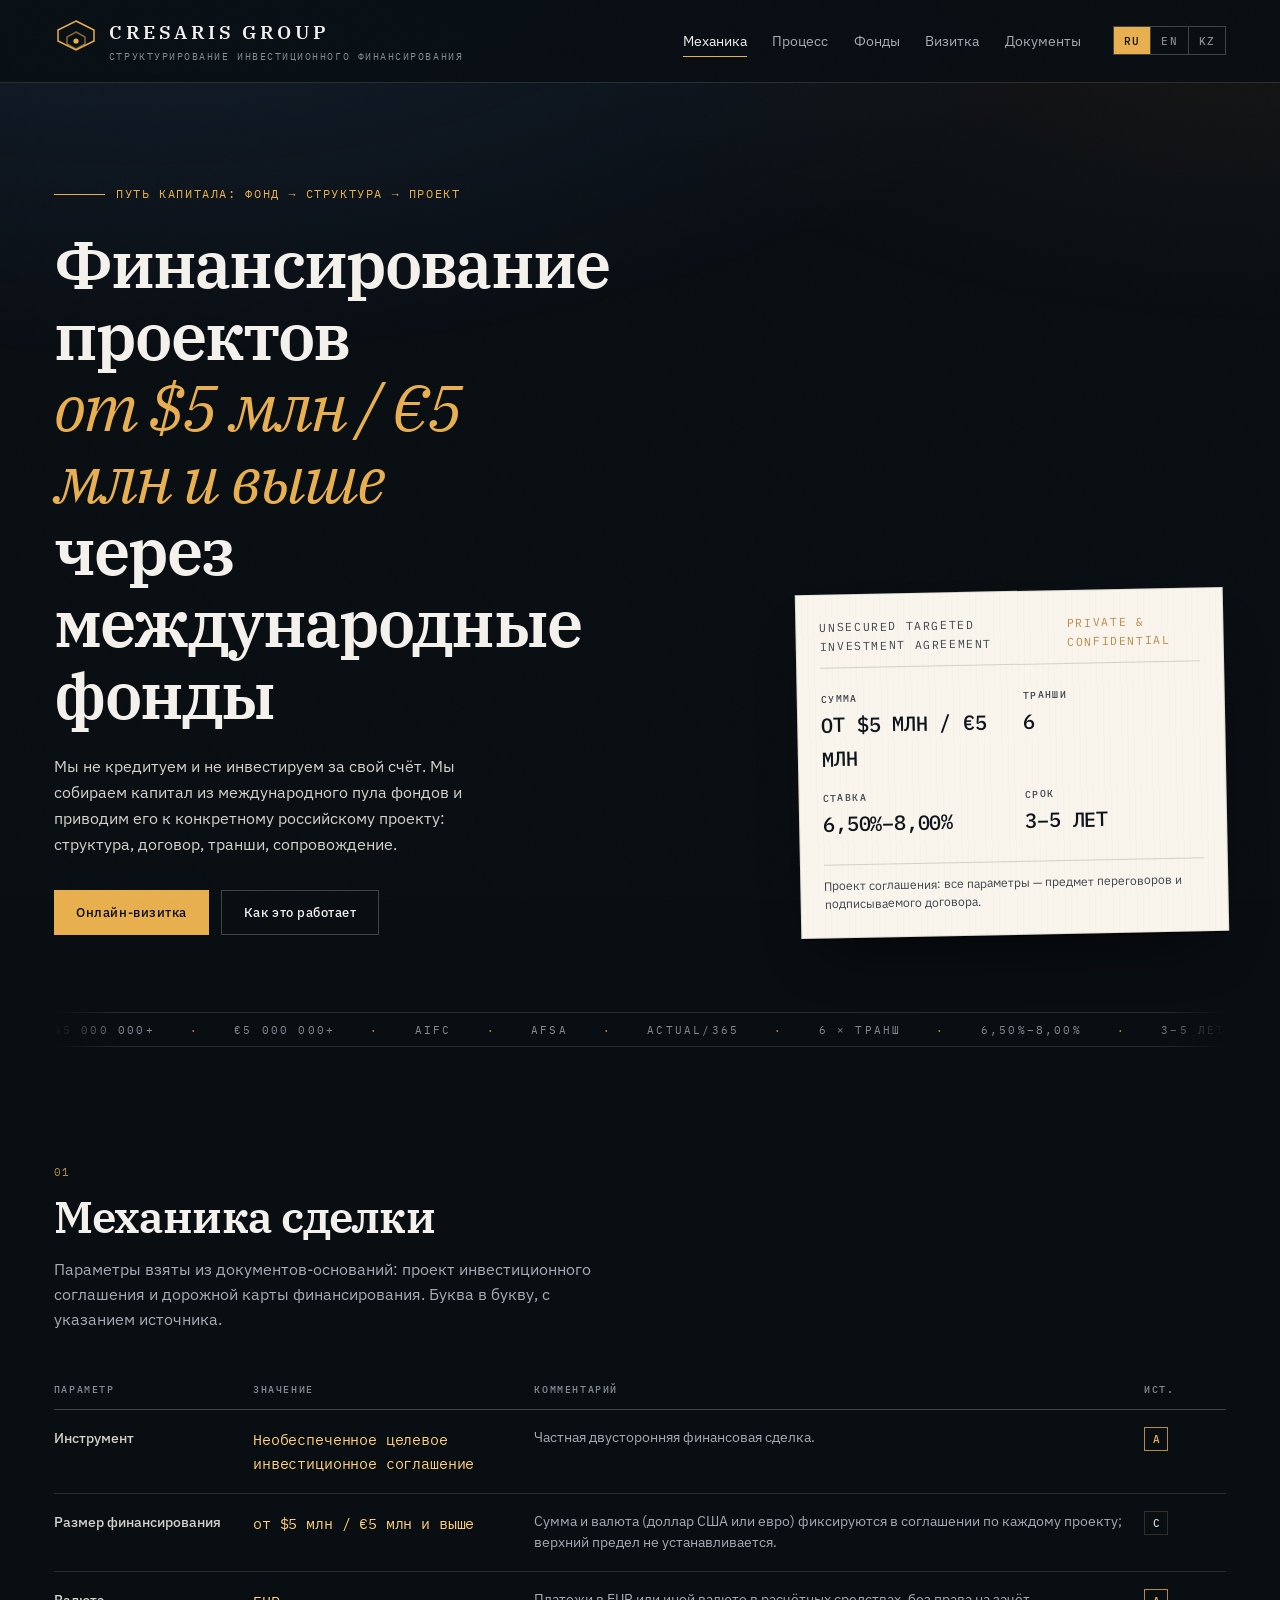
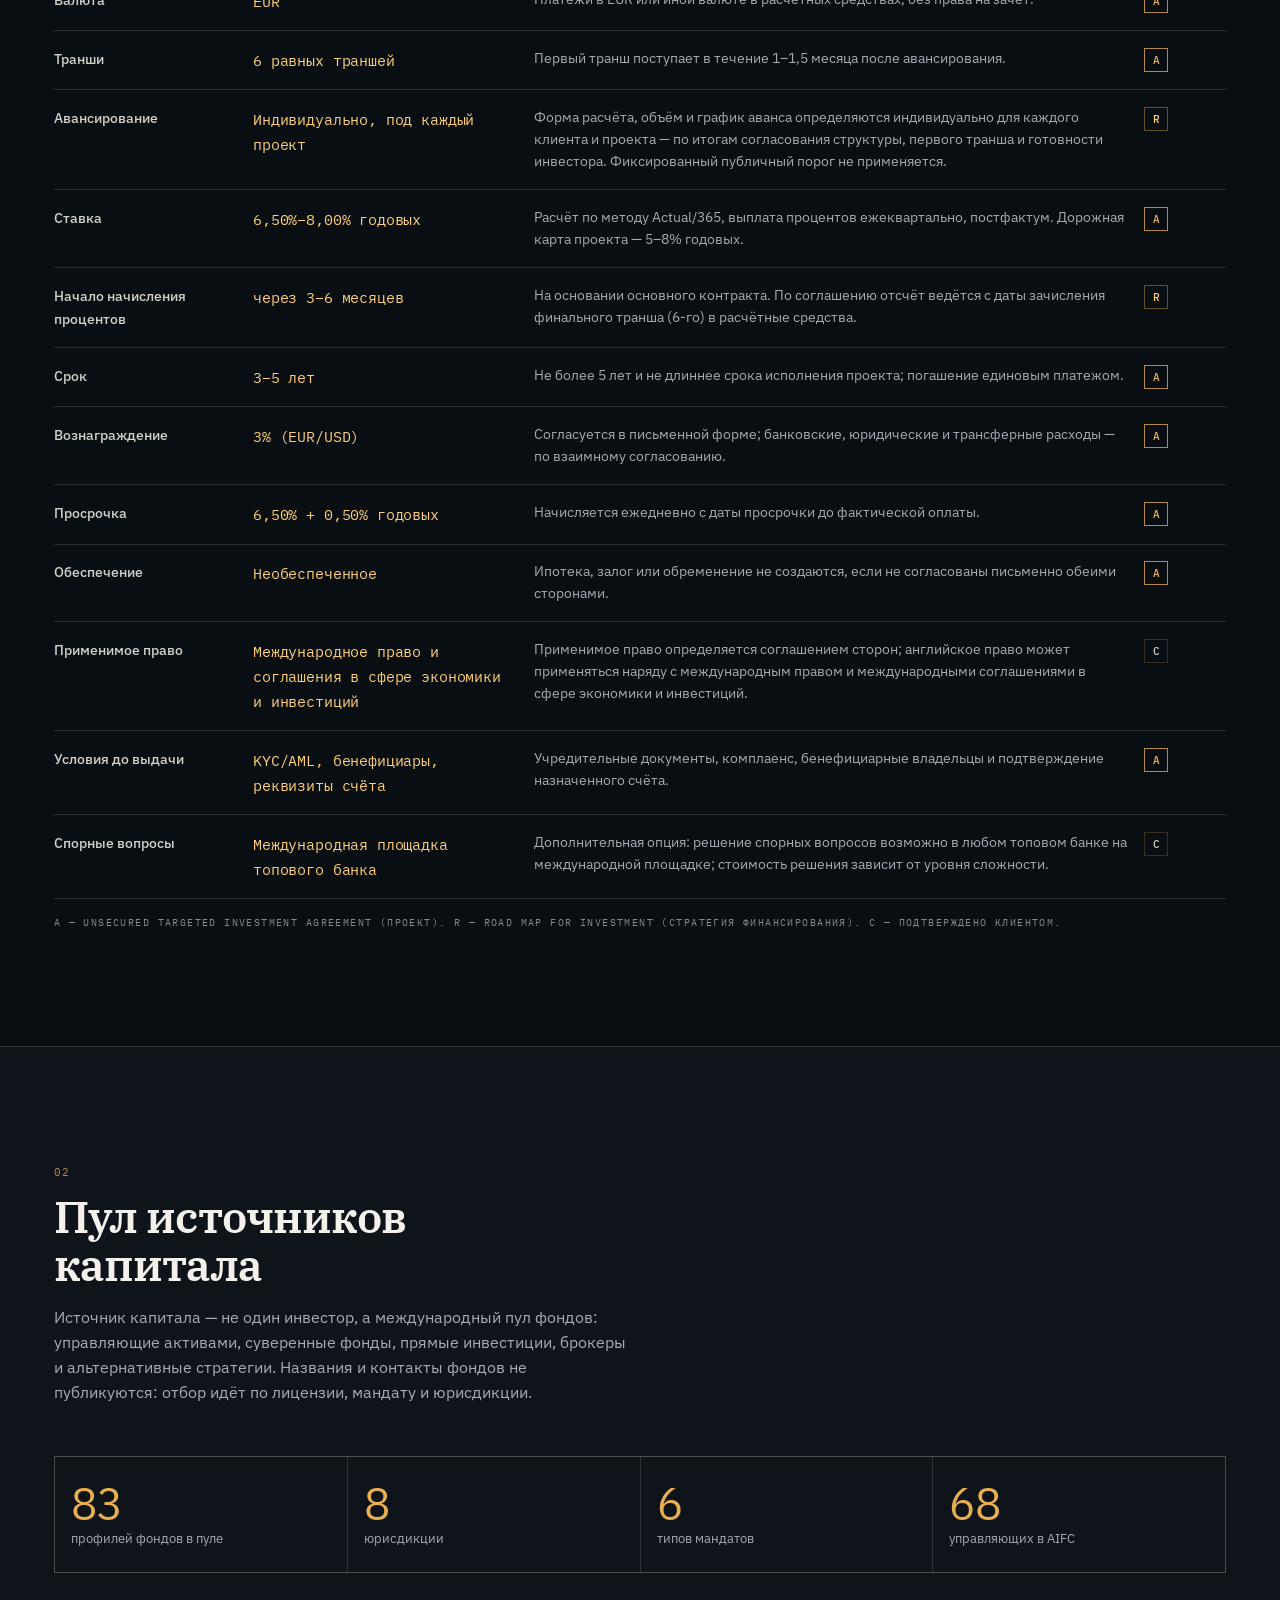
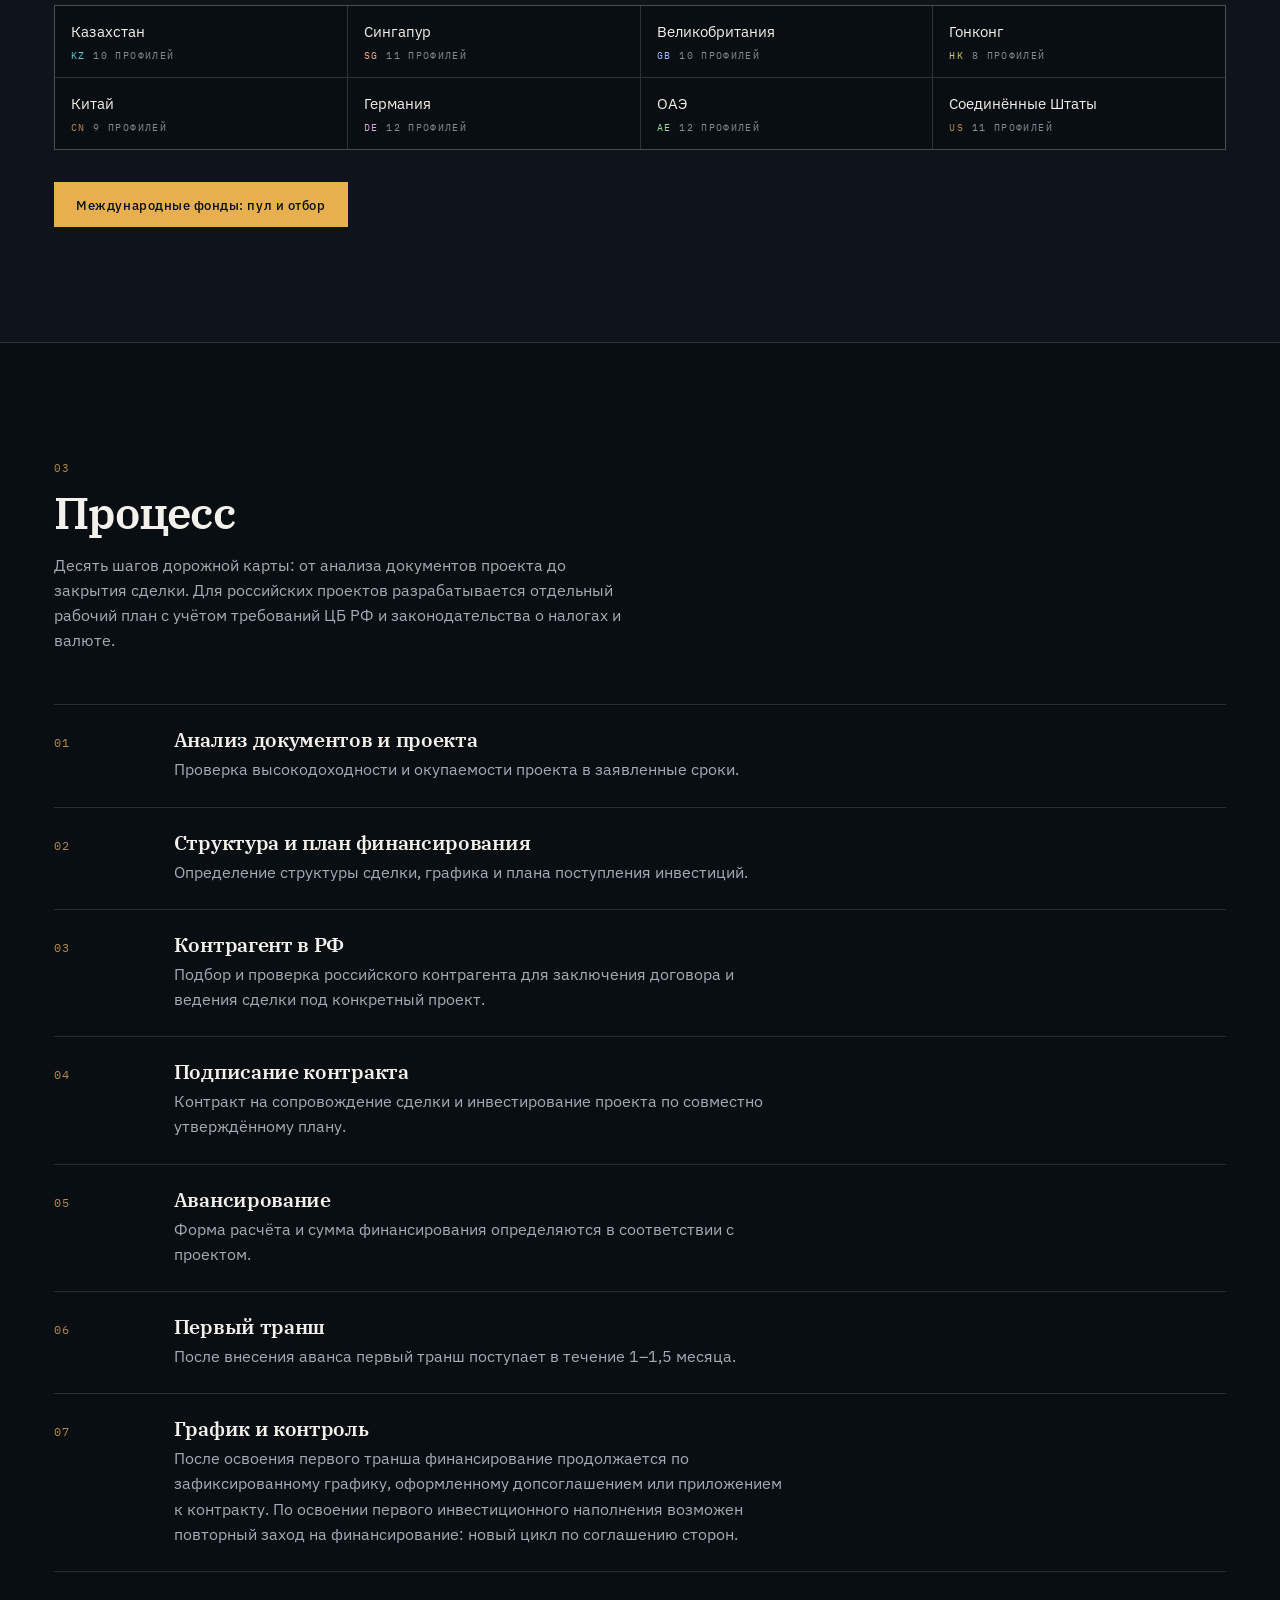
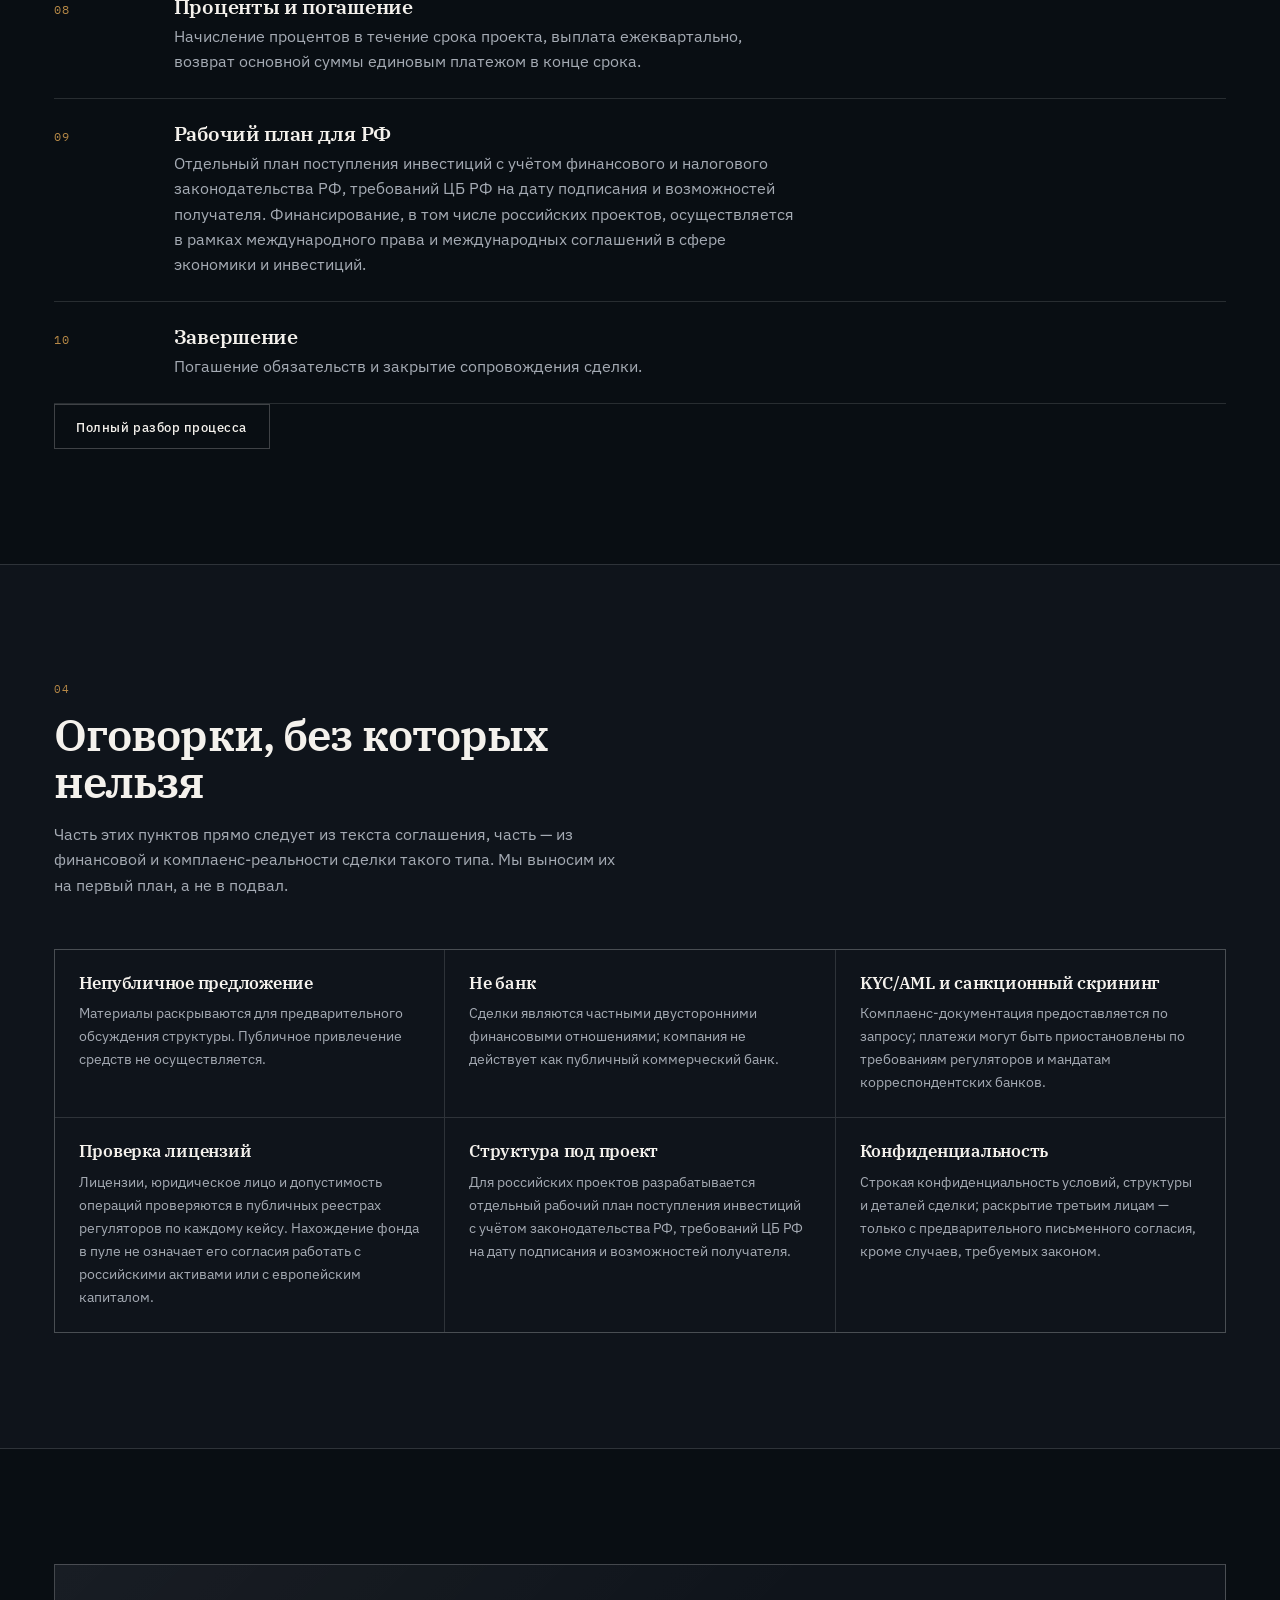
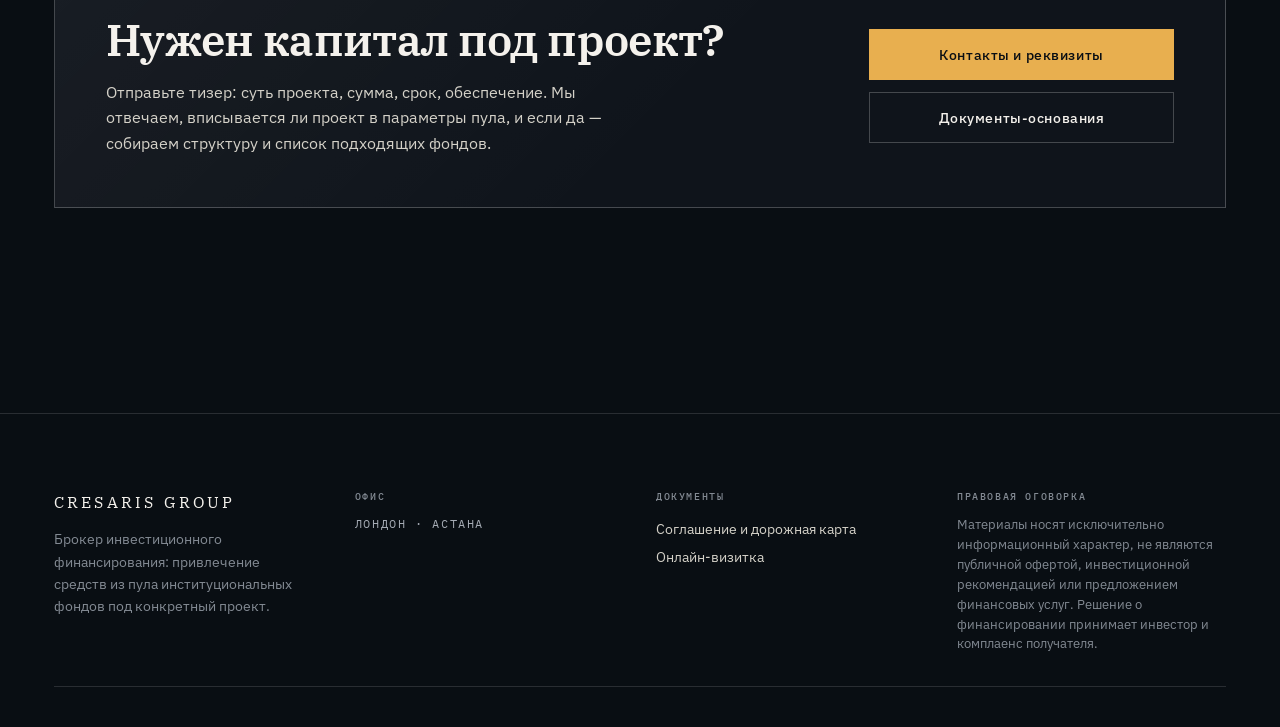
<file: mechanics.html>
<!DOCTYPE html>
<html lang="ru" data-lang="ru">
<head>
<meta charset="utf-8">
<meta name="viewport" content="width=device-width, initial-scale=1">
<title data-i18n-title="title_mechanics">CRESARIS GROUP — инвестиционное финансирование</title>
<meta name="description" content="Структурирование инвестиционного финансирования от $5 млн / €5 млн и выше: привлечение капитала из пула институциональных фондов Казахстана, Сингапура, Германии и ОАЭ под конкретный российский проект." data-i18n-desc="desc_mechanics">
<link rel="canonical" href="https://cresaris.group/mechanics.html">
<meta property="og:title" content="CRESARIS GROUP — инвестиционное финансирование" data-i18n-content="title_mechanics">
<meta property="og:description" content="Структурирование инвестиционного финансирования от $5 млн / €5 млн и выше: привлечение капитала из пула институциональных фондов Казахстана, Сингапура, Германии и ОАЭ под конкретный российский проект." data-i18n-content="desc_mechanics">
<meta property="og:type" content="website">
<meta property="og:url" content="https://cresaris.group/mechanics.html">
<meta property="og:site_name" content="CRESARIS GROUP">
<meta property="og:locale" content="ru_RU">
<meta property="og:locale:alternate" content="en_GB">
<meta property="og:locale:alternate" content="kk_KZ">
<meta property="og:image" content="https://cresaris.group/assets/og-image.png">
<meta property="og:image:width" content="1200">
<meta property="og:image:height" content="630">
<meta property="og:image:alt" content="CRESARIS GROUP: финансирование проектов от $5 млн / €5 млн и выше через международные фонды">
<meta name="twitter:card" content="summary_large_image">
<meta name="twitter:image" content="https://cresaris.group/assets/og-image.png">
<meta name="theme-color" content="#090e13">
<link rel="alternate" hreflang="ru" href="https://cresaris.group/mechanics.html">
<link rel="alternate" hreflang="en" href="https://cresaris.group/mechanics.html?lang=en">
<link rel="alternate" hreflang="kk" href="https://cresaris.group/mechanics.html?lang=kz">
<link rel="alternate" hreflang="x-default" href="https://cresaris.group/mechanics.html">
<link rel="icon" href="assets/favicon.svg" type="image/svg+xml">
<script>document.documentElement.classList.add("js");</script>
<link rel="preload" as="font" type="font/woff2" href="assets/fonts/ibm-plex-serif-400-cyrillic.woff2" crossorigin>
<link rel="preload" as="font" type="font/woff2" href="assets/fonts/ibm-plex-serif-400-latin.woff2" crossorigin>
<link rel="preload" as="font" type="font/woff2" href="assets/fonts/ibm-plex-sans-400-cyrillic.woff2" crossorigin>
<link rel="preload" as="font" type="font/woff2" href="assets/fonts/ibm-plex-sans-400-latin.woff2" crossorigin>
<link rel="stylesheet" href="assets/fonts.css">
<link rel="stylesheet" href="assets/app.css">
<script src="assets/i18n-dict.js" defer></script>
<script src="assets/i18n.js" defer></script>
</head><body>
<a class="skip-link" href="#main" data-i18n="skip">Перейти к содержимому</a>
<div class="grain" aria-hidden="true"></div>
<header class="masthead">
  <div class="masthead__main">
    <a class="wordmark" href="index.html" aria-label="Cresaris Group — на главную" data-i18n-aria="home_aria">
      <span class="wordmark__mark" aria-hidden="true">
        <svg viewBox="0 0 44 44" width="44" height="44" focusable="false">
          <path d="M22 2 L40 11 L40 22 L22 31 L4 22 L4 11 Z" fill="none" stroke="currentColor" stroke-width="1.5"/>
          <path d="M22 13 L31 18 L31 25 L22 30 L13 25 L13 18 Z" fill="none" stroke="currentColor" stroke-width="1.5" opacity=".55"/>
          <circle cx="22" cy="22" r="2.6" fill="currentColor"/>
        </svg>
      </span>
      <span class="wordmark__text">
        <span class="wordmark__name">CRESARIS GROUP</span>
        <span class="wordmark__sub mono" data-i18n="tagline">Структурирование инвестиционного финансирования</span>
      </span>
    </a>
    <nav class="nav" aria-label="Основная навигация" data-i18n-aria="nav_aria">
      <a href="mechanics.html" data-nav="mechanics" data-i18n="nav_mechanics">Механика</a>
      <a href="process.html" data-nav="process" data-i18n="nav_process">Процесс</a>
      <a href="funds.html" data-nav="funds" data-i18n="nav_funds">Фонды</a>
      <a href="company.html" data-nav="company" data-i18n="nav_company">Визитка</a>
      <a href="documents.html" data-nav="documents" data-i18n="nav_documents">Документы</a>
    </nav>
    <div class="lang" role="group" aria-label="Язык" data-i18n-aria="lang_aria">
      <button type="button" class="lang__btn is-active" data-set-lang="ru" aria-pressed="true">RU</button>
      <button type="button" class="lang__btn" data-set-lang="en" aria-pressed="false">EN</button>
      <!-- "kz" is the country code and reads better for the visitor, but the
           attribute and the markup carry the language code "kk" (ISO 639-1):
           the country code is rejected as a language by search engines. -->
      <button type="button" class="lang__btn" data-set-lang="kk" aria-pressed="false">KZ</button>
    </div>
  </div>
</header>

<main id="main">
  <section class="hero">
    <div class="hero__grid">
      <div class="hero__left">
        <p class="hero__eyebrow mono" data-i18n="hero_eyebrow">Путь капитала: фонд → структура → проект</p>
        <h1 class="hero__h1">
          <span class="hero__line" data-ru="Финансирование проектов" data-en="Project financing" data-kk="Жобаларды қаржыландыру">Финансирование проектов</span>
          <span class="hero__line hero__line--accent" data-ru="от $5 млн / €5 млн и выше" data-en="from $5m / €5m and above" data-kk="5 млн $/€ және одан жоғары">от $5 млн / €5 млн и выше</span>
          <span class="hero__line" data-ru="через международные фонды" data-en="through international funds" data-kk="халықаралық қорлар арқылы">через международные фонды</span>
        </h1>
        <p class="hero__lead" data-i18n="hero_lead">Мы не кредитуем и не инвестируем за свой счёт. Мы собираем капитал из пула проверенных управляющих и фондов и приводим его к конкретному российскому проекту: структура, договор, транши, сопровождение.</p>
        <div class="hero__cta">
          <a class="btn btn--solid" href="company.html"><span data-ru="Онлайн-визитка" data-en="Company card" data-kk="Онлайн-визитка">Онлайн-визитка</span></a>
          <a class="btn btn--ghost" href="process.html"><span data-ru="Как это работает" data-en="How it works" data-kk="Қалай жұмыс істейді">Как это работает</span></a>
        </div>
      </div>
      <div class="hero__right">
        <div class="deal reveal">
          <div class="deal__head">
            <span class="mono">UNSECURED TARGETED INVESTMENT AGREEMENT</span>
            <span class="mono deal__no">PRIVATE &amp; CONFIDENTIAL</span>
          </div>
          <dl class="deal__grid">
            <div><dt data-ru="Сумма" data-en="Amount" data-kk="Сома"></dt><dd class="mono" data-ru="от $5 млн / €5 млн" data-en="from $5m / €5m" data-kk="5 млн $/€ және одан жоғары">от $5 млн / €5 млн</dd></div>
            <div><dt data-ru="Транши" data-en="Tranches" data-kk="Транштар"></dt><dd class="mono">6</dd></div>
            <div><dt data-ru="Ставка" data-en="Rate" data-kk="Пайыз"></dt><dd class="mono">6,50%–8,00%</dd></div>
            <div><dt data-ru="Срок" data-en="Term" data-kk="Мерзім"></dt><dd class="mono">3–5 лет</dd></div>
          </dl>
          <p class="deal__note" data-i18n="deal_note">Проект соглашения: все параметры — предмет переговоров и подписываемого договора.</p>
        </div>
      </div>
    </div>
    <div class="hero__ticker" aria-hidden="true">
      <div class="ticker__track">
        <span>$5 000 000+</span><span>·</span><span>€5 000 000+</span><span>·</span><span>AIFC</span><span>·</span><span>AFSA</span><span>·</span><span>Actual/365</span><span>·</span><span data-ru="6 × транш" data-en="6 × tranches" data-kk="6 × транш">6 × транш</span><span>·</span><span>6,50%–8,00%</span><span>·</span><span data-ru="3–5 лет" data-en="3–5 yrs" data-kk="3–5 жыл">3–5 лет</span><span>·</span><span data-ru="Международное право" data-en="International law" data-kk="Халықаралық құқық">Международное право</span><span>·</span>
        <span>$5 000 000+</span><span>·</span><span>€5 000 000+</span><span>·</span><span>AIFC</span><span>·</span><span>AFSA</span><span>·</span><span>Actual/365</span><span>·</span><span data-ru="6 × транш" data-en="6 × tranches" data-kk="6 × транш">6 × транш</span><span>·</span><span>6,50%–8,00%</span><span>·</span><span data-ru="3–5 лет" data-en="3–5 yrs" data-kk="3–5 жыл">3–5 лет</span><span>·</span><span data-ru="Международное право" data-en="International law" data-kk="Халықаралық құқық">Международное право</span><span>·</span>
      </div>
    </div>
  </section>

  <section class="section" id="terms">
    <div class="section__head">
      <span class="mono section__idx">01</span>
      <h2 class="section__h" data-i18n="terms_h">Механика сделки</h2>
      <p class="section__sub" data-i18n="terms_sub">Параметры взяты из документов-оснований: проект инвестиционного соглашения и дорожной карты финансирования. Буква в букву, с указанием источника.</p>
    </div>
    <table class="terms">
      <caption class="visually-hidden" data-i18n="terms_caption">Ключевые условия финансирования</caption>
      <thead>
        <tr>
          <th scope="col" data-i18n="col_param">Параметр</th>
          <th scope="col" data-i18n="col_value">Значение</th>
          <th scope="col" data-i18n="col_note">Комментарий</th>
          <th scope="col" data-i18n="col_src">Ист.</th>
        </tr>
      </thead>
      <tbody>
        <tr class="terms__row">
          <th scope="row" class="terms__k"><span data-ru="Инструмент" data-en="Instrument" data-kk="Құрал">Инструмент</span></th>
          <td class="terms__v"><span class="terms__val" data-ru="Необеспеченное целевое инвестиционное соглашение" data-en="Unsecured Targeted Investment Agreement" data-kk="Кепілсіз мақсатты инвестициялық келіссөз">Необеспеченное целевое инвестиционное соглашение</span></td>
          <td class="terms__note"><span data-ru="Частная двусторонняя финансовая сделка." data-en="A private bilateral financing arrangement." data-kk="Жеке екі жақты қаржылық мәміле.">Частная двусторонняя финансовая сделка.</span></td>
          <td class="terms__src"><span class="src src--agreement" title="agreement">A</span></td>
        </tr>
        <tr class="terms__row">
          <th scope="row" class="terms__k"><span data-ru="Размер финансирования" data-en="Financing size" data-kk="Қаржыландыру көлемі">Размер финансирования</span></th>
          <td class="terms__v"><span class="terms__val" data-ru="от $5 млн / €5 млн и выше" data-en="from $5m / €5m and above" data-kk="5 млн $/€ және одан жоғары">от $5 млн / €5 млн и выше</span></td>
          <td class="terms__note"><span data-ru="Сумма и валюта (доллар США или евро) фиксируются в соглашении по каждому проекту; верхний предел не устанавливается." data-en="The amount and the currency (US dollar or euro) are fixed in the agreement per project; no upper limit is set." data-kk="Сома мен валюта (АҚШ доллары немесе еуро) әр жоба бойынша келісімде бекітіледі; жоғарғы шек орнатылмайды.">Сумма и валюта (доллар США или евро) фиксируются в соглашении по каждому проекту; верхний предел не устанавливается.</span></td>
          <td class="terms__src"><span class="src src--client" title="client">C</span></td>
        </tr>
        <tr class="terms__row">
          <th scope="row" class="terms__k"><span data-ru="Валюта" data-en="Currency" data-kk="Валюта">Валюта</span></th>
          <td class="terms__v"><span class="terms__val" data-ru="EUR" data-en="EUR" data-kk="EUR">EUR</span></td>
          <td class="terms__note"><span data-ru="Платежи в EUR или иной валюте в расчётных средствах, без права на зачёт." data-en="Payments in EUR or another currency in cleared funds, without set-off." data-kk="Төлемдер EUR немесе басқа валютада есеп ақы арқылы, есептеу құқығы жоқ.">Платежи в EUR или иной валюте в расчётных средствах, без права на зачёт.</span></td>
          <td class="terms__src"><span class="src src--agreement" title="agreement">A</span></td>
        </tr>
        <tr class="terms__row">
          <th scope="row" class="terms__k"><span data-ru="Транши" data-en="Tranches" data-kk="Транштар">Транши</span></th>
          <td class="terms__v"><span class="terms__val" data-ru="6 равных траншей" data-en="6 equal tranches" data-kk="6 бірдей транш">6 равных траншей</span></td>
          <td class="terms__note"><span data-ru="Первый транш поступает в течение 1–1,5 месяца после авансирования." data-en="The first tranche is drawn within 1–1.5 months after the advance." data-kk="Аванс берілгеннен кейін бірінші транш 1–1,5 ай ішінде келеді.">Первый транш поступает в течение 1–1,5 месяца после авансирования.</span></td>
          <td class="terms__src"><span class="src src--agreement" title="agreement">A</span></td>
        </tr>
        <tr class="terms__row">
          <th scope="row" class="terms__k"><span data-ru="Авансирование" data-en="Advance" data-kk="Аванс">Авансирование</span></th>
          <td class="terms__v"><span class="terms__val" data-ru="Индивидуально, под каждый проект" data-en="Individual, per project" data-kk="Жеке-жеке, әр жобаға">Индивидуально, под каждый проект</span></td>
          <td class="terms__note"><span data-ru="Форма расчёта, объём и график аванса определяются индивидуально для каждого клиента и проекта — по итогам согласования структуры, первого транша и готовности инвестора. Фиксированный публичный порог не применяется." data-en="The form, size and schedule of the advance are determined individually for each client and project, following agreement on the structure, the first tranche and investor readiness. No fixed public threshold applies." data-kk="Есептеу түрі, аванс көлемі мен кестесі әр клиент және жоба үшін жеке-жеке анықталады — құрылым, бірінші транш және инвестордың дайындығы келіссөзден өткеннен кейін. Тұрақты жарияланған шек қолданылмайды.">Форма расчёта, объём и график аванса определяются индивидуально для каждого клиента и проекта — по итогам согласования структуры, первого транша и готовности инвестора. Фиксированный публичный порог не применяется.</span></td>
          <td class="terms__src"><span class="src src--roadmap" title="roadmap">R</span></td>
        </tr>
        <tr class="terms__row">
          <th scope="row" class="terms__k"><span data-ru="Ставка" data-en="Interest rate" data-kk="Пайыздық мөлшер">Ставка</span></th>
          <td class="terms__v"><span class="terms__val" data-ru="6,50%–8,00% годовых" data-en="6.50%–8.00% p.a." data-kk="6,50%–8,00% жылдық">6,50%–8,00% годовых</span></td>
          <td class="terms__note"><span data-ru="Расчёт по методу Actual/365, выплата процентов ежеквартально, постфактум. Дорожная карта проекта — 5–8% годовых." data-en="Actual/365 basis, interest payable quarterly in arrears. The project road map states 5–8% p.a." data-kk="Actual/365 әдісі бойынша есептеу, пайыздың тоқсан сайын кейін төленуі. Жобаның жол картасы — 5–8% жылдық.">Расчёт по методу Actual/365, выплата процентов ежеквартально, постфактум. Дорожная карта проекта — 5–8% годовых.</span></td>
          <td class="terms__src"><span class="src src--agreement" title="agreement">A</span></td>
        </tr>
        <tr class="terms__row">
          <th scope="row" class="terms__k"><span data-ru="Начало начисления процентов" data-en="Interest commencement" data-kk="Пайыз есептеудің басталуы">Начало начисления процентов</span></th>
          <td class="terms__v"><span class="terms__val" data-ru="через 3–6 месяцев" data-en="after 3–6 months" data-kk="3–6 айдан кейін">через 3–6 месяцев</span></td>
          <td class="terms__note"><span data-ru="На основании основного контракта. По соглашению отсчёт ведётся с даты зачисления финального транша (6-го) в расчётные средства." data-en="Under the main contract. Under the agreement, from the date the final tranche (6) is credited in cleared funds." data-kk="Негізгі шарт негізінде. Келіссөз бойынша есеп соңғы транштың (6-шы) есеп ақына есептелген күнінен бастап жүреді.">На основании основного контракта. По соглашению отсчёт ведётся с даты зачисления финального транша (6-го) в расчётные средства.</span></td>
          <td class="terms__src"><span class="src src--roadmap" title="roadmap">R</span></td>
        </tr>
        <tr class="terms__row">
          <th scope="row" class="terms__k"><span data-ru="Срок" data-en="Term" data-kk="Мерзім">Срок</span></th>
          <td class="terms__v"><span class="terms__val" data-ru="3–5 лет" data-en="3–5 years" data-kk="3–5 жыл">3–5 лет</span></td>
          <td class="terms__note"><span data-ru="Не более 5 лет и не длиннее срока исполнения проекта; погашение единовым платежом." data-en="No more than 5 years and no longer than the project execution period; bullet repayment at maturity." data-kk="5 жылдан аспайды және жобаның орындалу мерзімінен ұзақ емес; бір реттік төлеммен өтеледі.">Не более 5 лет и не длиннее срока исполнения проекта; погашение единовым платежом.</span></td>
          <td class="terms__src"><span class="src src--agreement" title="agreement">A</span></td>
        </tr>
        <tr class="terms__row">
          <th scope="row" class="terms__k"><span data-ru="Вознаграждение" data-en="Arrangement fee" data-kk="Ақыратым">Вознаграждение</span></th>
          <td class="terms__v"><span class="terms__val" data-ru="3% (EUR/USD)" data-en="3% (EUR/USD)" data-kk="3% (EUR/USD)">3% (EUR/USD)</span></td>
          <td class="terms__note"><span data-ru="Согласуется в письменной форме; банковские, юридические и трансферные расходы — по взаимному согласованию." data-en="Agreed in writing; bank, legal and transfer charges are borne as mutually agreed." data-kk="Жазбаша келіссөзмен шешіледі; банк, заң және аударым шығындары — өзара келіссөз бойынша.">Согласуется в письменной форме; банковские, юридические и трансферные расходы — по взаимному согласованию.</span></td>
          <td class="terms__src"><span class="src src--agreement" title="agreement">A</span></td>
        </tr>
        <tr class="terms__row">
          <th scope="row" class="terms__k"><span data-ru="Просрочка" data-en="Default interest" data-kk="Мерзімінен өткен төлем">Просрочка</span></th>
          <td class="terms__v"><span class="terms__val" data-ru="6,50% + 0,50% годовых" data-en="6.50% + 0.50% p.a." data-kk="6,50% + 0,50% жылдық">6,50% + 0,50% годовых</span></td>
          <td class="terms__note"><span data-ru="Начисляется ежедневно с даты просрочки до фактической оплаты." data-en="Accrues daily from the due date until actual payment." data-kk="Мерзімінен өткен күннен бастап нақты төлемге дейін күнделікті есептеледі.">Начисляется ежедневно с даты просрочки до фактической оплаты.</span></td>
          <td class="terms__src"><span class="src src--agreement" title="agreement">A</span></td>
        </tr>
        <tr class="terms__row">
          <th scope="row" class="terms__k"><span data-ru="Обеспечение" data-en="Security" data-kk="Кепіл">Обеспечение</span></th>
          <td class="terms__v"><span class="terms__val" data-ru="Необеспеченное" data-en="Unsecured" data-kk="Кепілсіз">Необеспеченное</span></td>
          <td class="terms__note"><span data-ru="Ипотека, залог или обременение не создаются, если не согласованы письменно обеими сторонами." data-en="No mortgage, pledge or charge is created unless agreed in writing by both parties." data-kk="Ипотека, кепіл немесе ауыртпалық екі тараптың жазбаша келіссөзі болмайынша жасалмайды.">Ипотека, залог или обременение не создаются, если не согласованы письменно обеими сторонами.</span></td>
          <td class="terms__src"><span class="src src--agreement" title="agreement">A</span></td>
        </tr>
        <tr class="terms__row">
          <th scope="row" class="terms__k"><span data-ru="Применимое право" data-en="Governing law" data-kk="Қолданылатын құқық">Применимое право</span></th>
          <td class="terms__v"><span class="terms__val" data-ru="Международное право и соглашения в сфере экономики и инвестиций" data-en="International law and economic and investment agreements" data-kk="Халықаралық құқық және экономика мен инвестиция саласындағы келісімдер">Международное право и соглашения в сфере экономики и инвестиций</span></td>
          <td class="terms__note"><span data-ru="Применимое право определяется соглашением сторон; английское право может применяться наряду с международным правом и международными соглашениями в сфере экономики и инвестиций." data-en="The governing law follows the parties&#x27; agreement; English law may apply alongside international law and international economic and investment agreements." data-kk="Қолданылатын құқық тараптардың келісімімен анықталады; ағылшын құқығы халықаралық құқықпен және экономика мен инвестиция саласындағы халықаралық келісімдермен қатар қолданылуы мүмкін.">Применимое право определяется соглашением сторон; английское право может применяться наряду с международным правом и международными соглашениями в сфере экономики и инвестиций.</span></td>
          <td class="terms__src"><span class="src src--client" title="client">C</span></td>
        </tr>
        <tr class="terms__row">
          <th scope="row" class="terms__k"><span data-ru="Условия до выдачи" data-en="Conditions precedent" data-kk="Беруге дейінгі шарттар">Условия до выдачи</span></th>
          <td class="terms__v"><span class="terms__val" data-ru="KYC/AML, бенефициары, реквизиты счёта" data-en="KYC/AML, beneficial ownership, account details" data-kk="KYC/AML, пайда алушылар, шот деректері">KYC/AML, бенефициары, реквизиты счёта</span></td>
          <td class="terms__note"><span data-ru="Учредительные документы, комплаенс, бенефициарные владельцы и подтверждение назначенного счёта." data-en="Constitutional documents, compliance, beneficial owners and confirmation of the designated account." data-kk="Құрылу құжаттары, комплайенс, нақты пайда алушылар және тағайындалған шоттың расталуы.">Учредительные документы, комплаенс, бенефициарные владельцы и подтверждение назначенного счёта.</span></td>
          <td class="terms__src"><span class="src src--agreement" title="agreement">A</span></td>
        </tr>
        <tr class="terms__row">
          <th scope="row" class="terms__k"><span data-ru="Спорные вопросы" data-en="Dispute resolution" data-kk="Дауларды шешу">Спорные вопросы</span></th>
          <td class="terms__v"><span class="terms__val" data-ru="Международная площадка топового банка" data-en="International platform of a top-tier bank" data-kk="Жетекші банктің халықаралық алаңы">Международная площадка топового банка</span></td>
          <td class="terms__note"><span data-ru="Дополнительная опция: решение спорных вопросов возможно в любом топовом банке на международной площадке; стоимость решения зависит от уровня сложности." data-en="An additional option: disputes can be resolved on the international platform of any top-tier bank; the cost depends on the level of complexity." data-kk="Қосымша опция: дауларды кез келген жетекші банктің халықаралық алаңында шешуге болады; шешімнің құны күрделілік деңгейіне байланысты.">Дополнительная опция: решение спорных вопросов возможно в любом топовом банке на международной площадке; стоимость решения зависит от уровня сложности.</span></td>
          <td class="terms__src"><span class="src src--client" title="client">C</span></td>
        </tr>
      </tbody>
    </table>
    <p class="legend mono" data-i18n="legend">A — Unsecured Targeted Investment Agreement (проект). R — Road Map for Investment (стратегия финансирования). C — подтверждено клиентом.</p>
  </section>

  <section class="section section--dark" id="pool">
    <div class="section__head">
      <span class="mono section__idx">02</span>
      <h2 class="section__h" data-i18n="pool_h">Пул источников капитала</h2>
      <p class="section__sub" data-i18n="pool_sub">—</p>
    </div>
    <div class="poolstats">
      <div class="poolstat reveal"><span class="poolstat__n mono">83</span><span class="poolstat__l" data-ru="профилей фондов в пуле" data-en="fund profiles in the pool" data-kk="пулдағы қор профилі">профилей фондов в пуле</span></div>
      <div class="poolstat reveal"><span class="poolstat__n mono">8</span><span class="poolstat__l" data-ru="юрисдикции" data-en="jurisdictions" data-kk="юрисдикция">юрисдикции</span></div>
      <div class="poolstat reveal"><span class="poolstat__n mono">6</span><span class="poolstat__l" data-ru="типов мандатов" data-en="mandate types" data-kk="мандат түрі">типов мандатов</span></div>
      <div class="poolstat reveal"><span class="poolstat__n mono">68</span><span class="poolstat__l" data-ru="управляющих в AIFC" data-en="managers registered in AIFC" data-kk="AIFC-де тіркелген басқарушылар">управляющих в AIFC</span></div>
    </div>
    <ul class="chips">
        <li class="chip reveal">
          <span class="chip__name" data-ru="Казахстан" data-en="Kazakhstan" data-kk="Қазақстан">Казахстан</span>
          <span class="chip__meta mono"><span class="chip__flag" data-cc="KZ">KZ</span> <span data-ru="10 профилей" data-en="10 profiles" data-kk="10 профиль">10 профилей</span></span>
        </li>
        <li class="chip reveal">
          <span class="chip__name" data-ru="Сингапур" data-en="Singapore" data-kk="Сингапур">Сингапур</span>
          <span class="chip__meta mono"><span class="chip__flag" data-cc="SG">SG</span> <span data-ru="11 профилей" data-en="11 profiles" data-kk="11 профиль">11 профилей</span></span>
        </li>
        <li class="chip reveal">
          <span class="chip__name" data-ru="Великобритания" data-en="United Kingdom" data-kk="Ұлы Британия">Великобритания</span>
          <span class="chip__meta mono"><span class="chip__flag" data-cc="GB">GB</span> <span data-ru="10 профилей" data-en="10 profiles" data-kk="10 профиль">10 профилей</span></span>
        </li>
        <li class="chip reveal">
          <span class="chip__name" data-ru="Гонконг" data-en="Hong Kong" data-kk="Гонконг">Гонконг</span>
          <span class="chip__meta mono"><span class="chip__flag" data-cc="HK">HK</span> <span data-ru="8 профилей" data-en="8 profiles" data-kk="8 профиль">8 профилей</span></span>
        </li>
        <li class="chip reveal">
          <span class="chip__name" data-ru="Китай" data-en="China" data-kk="Қытай">Китай</span>
          <span class="chip__meta mono"><span class="chip__flag" data-cc="CN">CN</span> <span data-ru="9 профилей" data-en="9 profiles" data-kk="9 профиль">9 профилей</span></span>
        </li>
        <li class="chip reveal">
          <span class="chip__name" data-ru="Германия" data-en="Germany" data-kk="Германия">Германия</span>
          <span class="chip__meta mono"><span class="chip__flag" data-cc="DE">DE</span> <span data-ru="12 профилей" data-en="12 profiles" data-kk="12 профиль">12 профилей</span></span>
        </li>
        <li class="chip reveal">
          <span class="chip__name" data-ru="ОАЭ" data-en="UAE" data-kk="БАЭ">ОАЭ</span>
          <span class="chip__meta mono"><span class="chip__flag" data-cc="AE">AE</span> <span data-ru="12 профилей" data-en="12 profiles" data-kk="12 профиль">12 профилей</span></span>
        </li>
        <li class="chip reveal">
          <span class="chip__name" data-ru="Соединённые Штаты" data-en="United States" data-kk="АҚШ">Соединённые Штаты</span>
          <span class="chip__meta mono"><span class="chip__flag" data-cc="US">US</span> <span data-ru="11 профилей" data-en="11 profiles" data-kk="11 профиль">11 профилей</span></span>
        </li>
    </ul>
    <a class="btn btn--solid" href="funds.html"><span data-ru="Международные фонды: пул и отбор" data-en="International funds: the pool and the screening" data-kk="Халықаралық қорлар: пул және іріктеу">Международные фонды: пул и отбор</span></a>
  </section>

  <section class="section" id="process">
    <div class="section__head">
      <span class="mono section__idx">03</span>
      <h2 class="section__h" data-i18n="process_h">Процесс</h2>
      <p class="section__sub" data-i18n="process_sub">Десять шагов дорожной карты: от анализа документов проекта до закрытия сделки. Для российских проектов разрабатывается отдельный рабочий план с учётом требований ЦБ РФ и законодательства о налогах и валюте.</p>
    </div>
    <ol class="steps">
      <li class="step reveal">
        <span class="step__n mono">01</span>
        <div class="step__body">
          <h3 class="step__t"><span data-ru="Анализ документов и проекта" data-en="Document and project analysis" data-kk="Құжаттар мен жобаның талдауы">Анализ документов и проекта</span></h3>
          <p class="step__p"><span data-ru="Проверка высокодоходности и окупаемости проекта в заявленные сроки." data-en="Verification of the project&#x27;s yield and payback within the stated timetable." data-kk="Жобаның жоғары кіріктілігі мен өтелімділігі көрсетілген мерзімде тексеріледі.">Проверка высокодоходности и окупаемости проекта в заявленные сроки.</span></p>
        </div>
      </li>
      <li class="step reveal">
        <span class="step__n mono">02</span>
        <div class="step__body">
          <h3 class="step__t"><span data-ru="Структура и план финансирования" data-en="Financing structure and plan" data-kk="Қаржыландыру құрылымы мен жоспары">Структура и план финансирования</span></h3>
          <p class="step__p"><span data-ru="Определение структуры сделки, графика и плана поступления инвестиций." data-en="Definition of the deal structure, schedule and investment inflow plan." data-kk="Мәміле құрылымын, кестесін және инвестициялардың келу жоспарын анықтау.">Определение структуры сделки, графика и плана поступления инвестиций.</span></p>
        </div>
      </li>
      <li class="step reveal">
        <span class="step__n mono">03</span>
        <div class="step__body">
          <h3 class="step__t"><span data-ru="Контрагент в РФ" data-en="Counterparty in Russia" data-kk="Ресейдегі контрагент">Контрагент в РФ</span></h3>
          <p class="step__p"><span data-ru="Подбор и проверка российского контрагента для заключения договора и ведения сделки под конкретный проект." data-en="Selection and vetting of a Russian counterparty to contract and carry the transaction for the specific project." data-kk="Нақты жоба бойынша шарт жасасу және мәміле жүргізу үшін ресейлік контрагентті іріктеу және тексеру.">Подбор и проверка российского контрагента для заключения договора и ведения сделки под конкретный проект.</span></p>
        </div>
      </li>
      <li class="step reveal">
        <span class="step__n mono">04</span>
        <div class="step__body">
          <h3 class="step__t"><span data-ru="Подписание контракта" data-en="Contract signature" data-kk="Шартқа қол қою">Подписание контракта</span></h3>
          <p class="step__p"><span data-ru="Контракт на сопровождение сделки и инвестирование проекта по совместно утверждённому плану." data-en="Contract for transaction support and project investment under a jointly approved plan." data-kk="Мәмілені жүргізуге және жобаға инвестиция салуға арналған шарт, бірлесіп бекілген жоспар бойынша.">Контракт на сопровождение сделки и инвестирование проекта по совместно утверждённому плану.</span></p>
        </div>
      </li>
      <li class="step reveal">
        <span class="step__n mono">05</span>
        <div class="step__body">
          <h3 class="step__t"><span data-ru="Авансирование" data-en="Advance" data-kk="Аванс">Авансирование</span></h3>
          <p class="step__p"><span data-ru="Форма расчёта и сумма финансирования определяются в соответствии с проектом." data-en="The form of payment and the amount are determined in line with the project." data-kk="Есептеу түрі мен қаржыландыру сомасы жобаға сәйкес белгіленеді.">Форма расчёта и сумма финансирования определяются в соответствии с проектом.</span></p>
        </div>
      </li>
      <li class="step reveal">
        <span class="step__n mono">06</span>
        <div class="step__body">
          <h3 class="step__t"><span data-ru="Первый транш" data-en="First tranche" data-kk="Бірінші транш">Первый транш</span></h3>
          <p class="step__p"><span data-ru="После внесения аванса первый транш поступает в течение 1–1,5 месяца." data-en="After the advance, the first tranche is drawn within 1–1.5 months." data-kk="Аванс енгізілгеннен кейін бірінші транш 1–1,5 ай ішінде келеді.">После внесения аванса первый транш поступает в течение 1–1,5 месяца.</span></p>
        </div>
      </li>
      <li class="step reveal">
        <span class="step__n mono">07</span>
        <div class="step__body">
          <h3 class="step__t"><span data-ru="График и контроль" data-en="Schedule and control" data-kk="Кесте және бақылау">График и контроль</span></h3>
          <p class="step__p"><span data-ru="После освоения первого транша финансирование продолжается по зафиксированному графику, оформленному допсоглашением или приложением к контракту. По освоении первого инвестиционного наполнения возможен повторный заход на финансирование: новый цикл по соглашению сторон." data-en="After the first tranche is drawn, financing continues on the agreed schedule, formalised in a side letter or annex. Once the first investment instalment is deployed, a repeat financing cycle is possible by agreement of the parties." data-kk="Бірінші транш игерілгеннен кейін қаржыландыру қосымша келіссөз немесе шартқа қосымшамен рәсімделген бекітілген кесте бойынша жалғасады. Бірінші инвестициялық толеңдірілім игерілгеннен кейін тараптардың келісімімен қайта қаржыландыру циклына шығуға болады.">После освоения первого транша финансирование продолжается по зафиксированному графику, оформленному допсоглашением или приложением к контракту. По освоении первого инвестиционного наполнения возможен повторный заход на финансирование: новый цикл по соглашению сторон.</span></p>
        </div>
      </li>
      <li class="step reveal">
        <span class="step__n mono">08</span>
        <div class="step__body">
          <h3 class="step__t"><span data-ru="Проценты и погашение" data-en="Interest and repayment" data-kk="Пайыз және өтеу">Проценты и погашение</span></h3>
          <p class="step__p"><span data-ru="Начисление процентов в течение срока проекта, выплата ежеквартально, возврат основной суммы единовым платежом в конце срока." data-en="Interest over the project term, paid quarterly, with principal repaid in a single bullet payment at maturity." data-kk="Жоба мерзімі ішінде пайыз есептеледі, төлем тоқсан сайын, негізгі сома мерзім соңында бір реттік төлеммен қайтарылады.">Начисление процентов в течение срока проекта, выплата ежеквартально, возврат основной суммы единовым платежом в конце срока.</span></p>
        </div>
      </li>
      <li class="step reveal">
        <span class="step__n mono">09</span>
        <div class="step__body">
          <h3 class="step__t"><span data-ru="Рабочий план для РФ" data-en="Work plan for Russia" data-kk="Ресей үшін жұмыс жоспары">Рабочий план для РФ</span></h3>
          <p class="step__p"><span data-ru="Отдельный план поступления инвестиций с учётом финансового и налогового законодательства РФ, требований ЦБ РФ на дату подписания и возможностей получателя. Финансирование, в том числе российских проектов, осуществляется в рамках международного права и международных соглашений в сфере экономики и инвестиций." data-en="A separate investment inflow plan reflecting Russian financial and tax law, Bank of Russia requirements on the signing date, and the recipient&#x27;s capabilities. Financing, including Russian projects, is carried out within international law and international economic and investment agreements." data-kk="Ресейдің қаржылық және салық заңнамасын, жасау күніндегі ЦБ РФ талаптарын және алушының мүмкіндіктерін ескере отырып инвестициялардың келуі бойынша бөлек жоспар. Ресейлік жобаларды қоса алғанда, қаржыландыру халықаралық құқық пен экономика және инвестиция саласындағы халықаралық келісімдер аясында жүзеге асырылады.">Отдельный план поступления инвестиций с учётом финансового и налогового законодательства РФ, требований ЦБ РФ на дату подписания и возможностей получателя. Финансирование, в том числе российских проектов, осуществляется в рамках международного права и международных соглашений в сфере экономики и инвестиций.</span></p>
        </div>
      </li>
      <li class="step reveal">
        <span class="step__n mono">10</span>
        <div class="step__body">
          <h3 class="step__t"><span data-ru="Завершение" data-en="Completion" data-kk="Аяқтау">Завершение</span></h3>
          <p class="step__p"><span data-ru="Погашение обязательств и закрытие сопровождения сделки." data-en="Settlement of obligations and closing out transaction support." data-kk="Міндеттемелердің өтелуі және мәмілені жүргізуудің тоқтатылуы.">Погашение обязательств и закрытие сопровождения сделки.</span></p>
        </div>
      </li>
    </ol>
    <a class="btn btn--ghost" href="process.html"><span data-ru="Полный разбор процесса" data-en="Full process breakdown" data-kk="Процестің толық талдауы">Полный разбор процесса</span></a>
  </section>

  <section class="section section--dark" id="compliance">
    <div class="section__head">
      <span class="mono section__idx">04</span>
      <h2 class="section__h" data-i18n="comp_h">Оговорки, без которых нельзя</h2>
      <p class="section__sub" data-i18n="comp_sub">Часть этих пунктов прямо следует из текста соглашения, часть — из финансовой и комплаенс-реальности сделки такого типа. Мы выносим их на первый план, а не в подвал.</p>
    </div>
    <div class="ccards">
      <article class="ccard reveal">
        <h3 class="ccard__t"><span data-ru="Непубличное предложение" data-en="Not a public offer" data-kk="Ашық ұсыныс емес">Непубличное предложение</span></h3>
        <p class="ccard__b"><span data-ru="Материалы раскрываются для предварительного обсуждения структуры. Публичное привлечение средств не осуществляется." data-en="Materials are disclosed for preliminary discussion of a structure. No public fundraising is carried out." data-kk="Материалдар құрылымды алдын ала талқылау үшін ашылады. Қаражат тартудың ашық түрлі жүргізілмейді.">Материалы раскрываются для предварительного обсуждения структуры. Публичное привлечение средств не осуществляется.</span></p>
      </article>
      <article class="ccard reveal">
        <h3 class="ccard__t"><span data-ru="Не банк" data-en="Not a bank" data-kk="Банк емес">Не банк</span></h3>
        <p class="ccard__b"><span data-ru="Сделки являются частными двусторонними финансовыми отношениями; компания не действует как публичный коммерческий банк." data-en="Transactions are private bilateral financial arrangements; the company does not act as a public commercial bank." data-kk="Мәмілелер жеке екі жақты қаржылық қатынас болып табылады; компания ашық коммерциялық банк ретінде әрекет етпейді.">Сделки являются частными двусторонними финансовыми отношениями; компания не действует как публичный коммерческий банк.</span></p>
      </article>
      <article class="ccard reveal">
        <h3 class="ccard__t"><span data-ru="KYC/AML и санкционный скрининг" data-en="KYC/AML and sanctions screening" data-kk="KYC/AML және санкциялық скрининг">KYC/AML и санкционный скрининг</span></h3>
        <p class="ccard__b"><span data-ru="Комплаенс-документация предоставляется по запросу; платежи могут быть приостановлены по требованиям регуляторов и мандатам корреспондентских банков." data-en="Compliance documentation is supplied on request; payments may be suspended on regulatory directives and correspondent bank mandates." data-kk="Комплайенс құжаттамасы сұрау бойынша ұсынылады; төлемдер реттеушілердің талаптары мен корреспондент банктердің мандаттарына қарай тоқтатылуы мүмкін.">Комплаенс-документация предоставляется по запросу; платежи могут быть приостановлены по требованиям регуляторов и мандатам корреспондентских банков.</span></p>
      </article>
      <article class="ccard reveal">
        <h3 class="ccard__t"><span data-ru="Проверка лицензий" data-en="Licence verification" data-kk="Лицензияларды тексеру">Проверка лицензий</span></h3>
        <p class="ccard__b"><span data-ru="Лицензии, юридическое лицо и допустимость операций проверяются в публичных реестрах регуляторов по каждому кейсу. Нахождение фонда в пуле не означает его согласия работать с российскими активами или с европейским капиталом." data-en="Licences, the legal entity and eligibility are verified in regulator public registers case by case. A fund&#x27;s presence in the pool does not mean it agrees to work with Russian assets or with European capital." data-kk="Лицензиялар, заңды тұлға және операциялардың жарамдылығы әр кейс бойынша реттеушілердің ашық тізімдерінде тексеріледі. Қордың пулда болуы оның ресейлік активтермен немесе еуропалық капиталмен жұмыс істеуге келіскенін білдірмейді.">Лицензии, юридическое лицо и допустимость операций проверяются в публичных реестрах регуляторов по каждому кейсу. Нахождение фонда в пуле не означает его согласия работать с российскими активами или с европейским капиталом.</span></p>
      </article>
      <article class="ccard reveal">
        <h3 class="ccard__t"><span data-ru="Структура под проект" data-en="Project-specific structure" data-kk="Жобаға арналған құрылым">Структура под проект</span></h3>
        <p class="ccard__b"><span data-ru="Для российских проектов разрабатывается отдельный рабочий план поступления инвестиций с учётом законодательства РФ, требований ЦБ РФ на дату подписания и возможностей получателя." data-en="For Russian projects a separate investment inflow plan is prepared reflecting Russian law, Bank of Russia requirements on the signing date and the recipient&#x27;s capabilities." data-kk="Ресей жобалары үшін РФ заңнамасын, жасау күніндегі ЦБ РФ талаптарын және алушының мүмкіндіктерін ескере отырып инвестициялардың келуі бойынша бөлек жұмыс жоспары әзірленеді.">Для российских проектов разрабатывается отдельный рабочий план поступления инвестиций с учётом законодательства РФ, требований ЦБ РФ на дату подписания и возможностей получателя.</span></p>
      </article>
      <article class="ccard reveal">
        <h3 class="ccard__t"><span data-ru="Конфиденциальность" data-en="Confidentiality" data-kk="Құпиялылық">Конфиденциальность</span></h3>
        <p class="ccard__b"><span data-ru="Строкая конфиденциальность условий, структуры и деталей сделки; раскрытие третьим лицам — только с предварительного письменного согласия, кроме случаев, требуемых законом." data-en="Strict confidentiality over terms, structure and transaction details; disclosure to third parties only with prior written consent, except as required by law." data-kk="Шарттар, құрылым және мәміле мәліметтеріне қатаң құпиялылық; үшінші тараптарға ашылу тек алдын ала жазбаша келіссөзбен, заң талап ететін жағдайларды қоспағанда.">Строкая конфиденциальность условий, структуры и деталей сделки; раскрытие третьим лицам — только с предварительного письменного согласия, кроме случаев, требуемых законом.</span></p>
      </article>

    </div>
  </section>

  <section class="section" id="cta">
    <div class="cta">
      <div class="cta__copy">
        <h2 class="cta__h" data-ru="Нужен капитал под проект?" data-en="Need capital for a project?" data-kk="Жобаға капитал керек пе?"></h2>
        <p class="cta__p" data-ru="Отправьте тизер: суть проекта, сумма, срок, обеспечение. Мы отвечаем, вписывается ли проект в параметры пула, и если да — собираем структуру и список подходящих фондов." data-en="Send a teaser: the project, the amount, the term, the security. We reply with a view on whether the project fits the pool parameters and, if so, assemble the structure and a shortlist of funds." data-kk="Тизер жіберіңіз: жобаның мәні, сома, мерзім, кепіл. Біз жоба пул параметрлеріне сәйкес келеді ме деп жауап береміз; егер сәйкес келсе — құрылым мен қолайлы қорлар тізімін жинаймыз."></p>
      </div>
      <div class="cta__actions">
        <a class="btn btn--solid btn--lg" href="company.html"><span data-ru="Контакты и реквизиты" data-en="Contacts and details" data-kk="Байланыс және деректер">Контакты и реквизиты</span></a>
        <a class="btn btn--ghost btn--lg" href="documents.html"><span data-ru="Документы-основания" data-en="Source documents" data-kk="Негізгі құжаттар">Документы-основания</span></a>
      </div>
    </div>
  </section>
</main>

<footer class="foot">
  <div class="foot__grid">
    <div class="foot__col">
      <div class="foot__mark">CRESARIS GROUP</div>
      <p class="foot__desc" data-i18n="descriptor">Брокер инвестиционного финансирования: привлечение средств из пула институциональных фондов под конкретный проект.</p>
    </div>
    <div class="foot__col">
      <h2 class="foot__h" data-i18n="foot_office">Офис</h2>
      <p class="mono foot__mono" data-i18n="cities">Лондон · Астана</p>
    </div>
    <div class="foot__col">
      <h2 class="foot__h" data-i18n="foot_docs">Документы</h2>
      <a class="foot__link" href="documents.html" data-i18n="foot_docs_link">Соглашение и дорожная карта</a>
      <a class="foot__link" href="company.html" data-i18n="foot_card_link">Онлайн-визитка</a>
    </div>
    <div class="foot__col">
      <h2 class="foot__h" data-i18n="foot_legal">Правовая оговорка</h2>
      <p class="foot__note" data-i18n="foot_legal_text">Материалы носят исключительно информационный характер, не являются публичной офертой, инвестиционной рекомендацией или предложением финансовых услуг. Решение о финансировании принимает инвестор и компетентный орган получателя.</p>
    </div>
  </div>
  <div class="foot__rule"></div>
</footer>
</body>
</html>
</file>
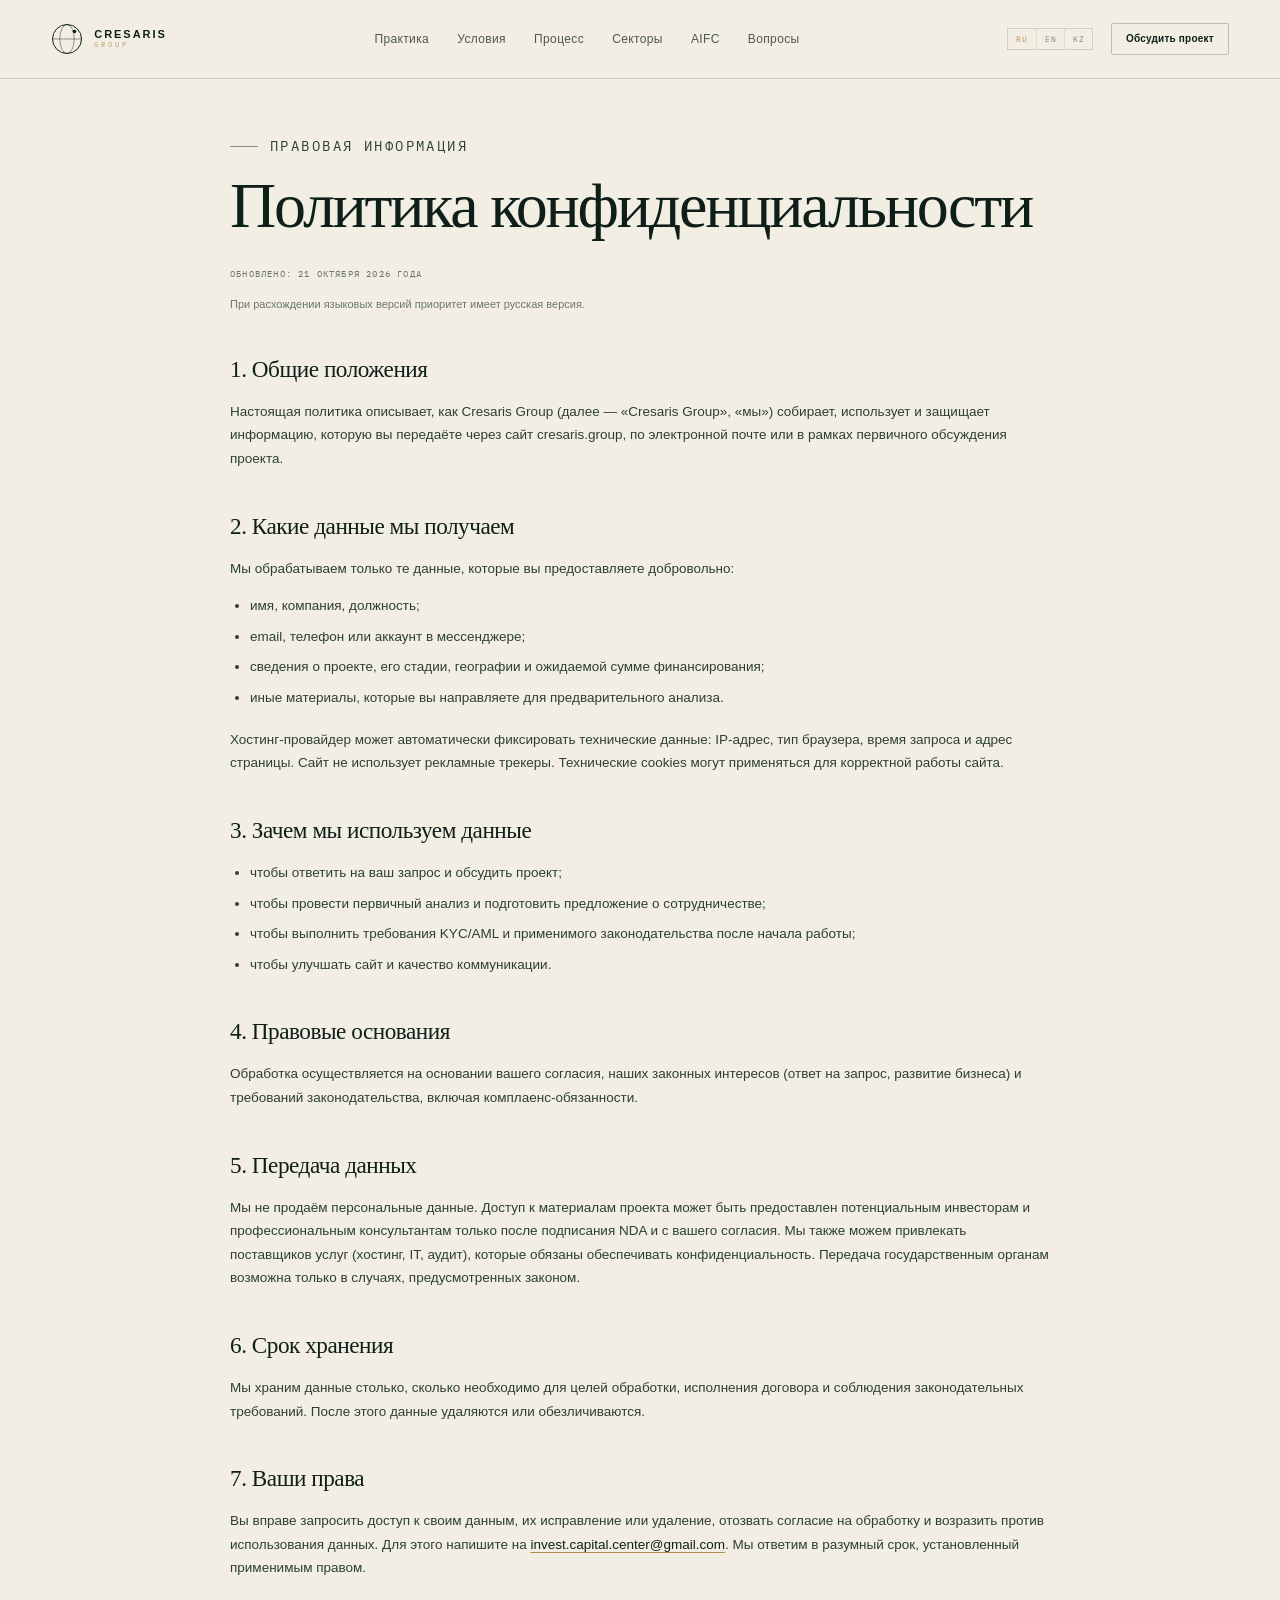
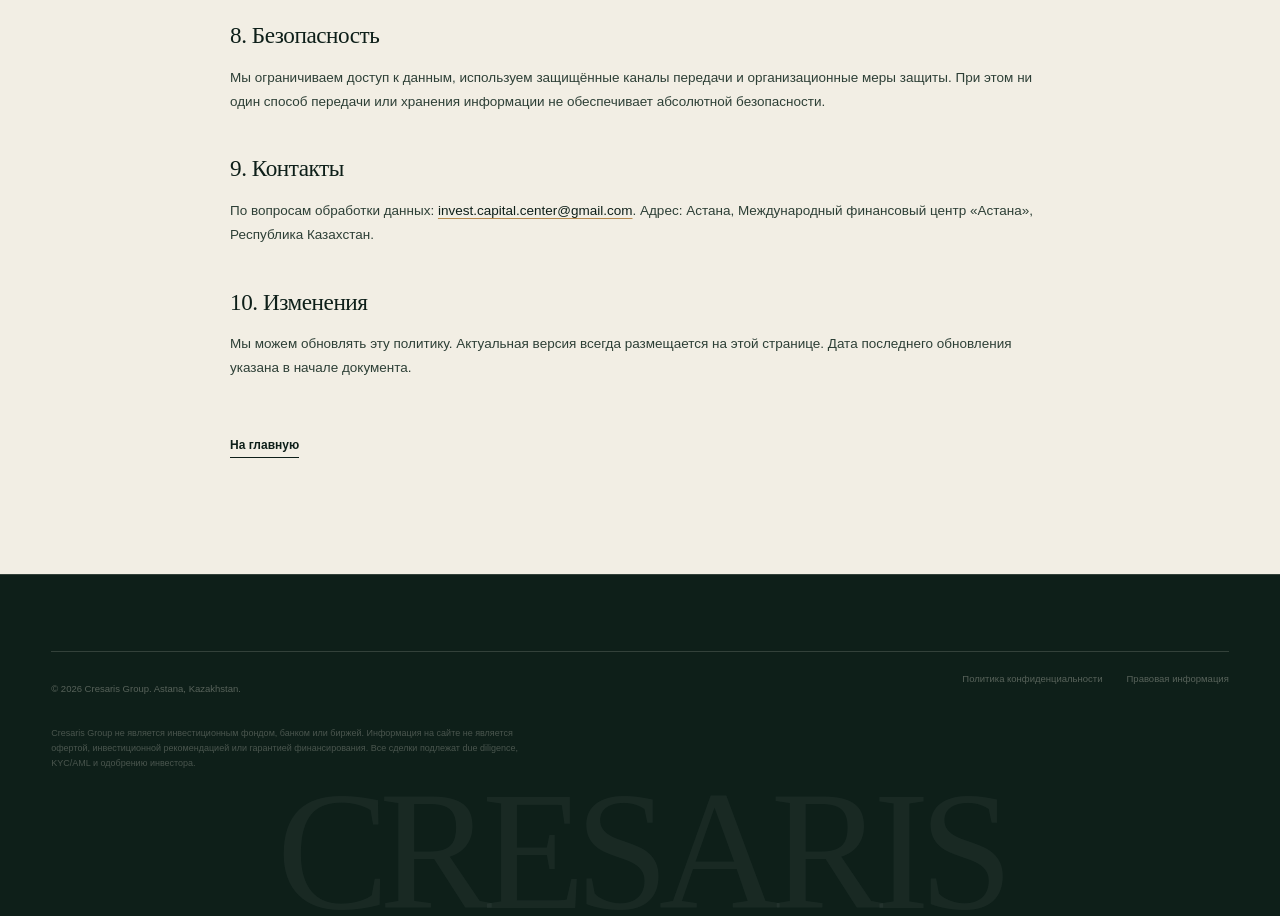
<file: privacy.html>
<!doctype html>
<html lang="ru">
<head>
  <meta charset="utf-8">
  <meta name="viewport" content="width=device-width, initial-scale=1">
  <title>Политика конфиденциальности — Cresaris Group</title>
  <meta name="description" content="Как Cresaris Group обрабатывает и защищает персональные данные, полученные через сайт.">
  <meta name="theme-color" content="#0e1f19">
  <link rel="icon" href="assets/favicon.svg" type="image/svg+xml">
  <link rel="stylesheet" href="assets/fonts.css">
  <link rel="stylesheet" href="assets/styles.css">
  <script>document.documentElement.classList.add('js');</script>
</head>
<body class="page-inner" data-page="privacy">
  <a class="skip-link" href="#main">Перейти к содержанию</a>

  <header class="site-header is-scrolled">
    <div class="container header-inner">
      <a class="brand" href="index.html" aria-label="Cresaris Group — на главную" data-i18n-aria-label="nav.home">
        <svg class="brand-mark" viewBox="0 0 32 32" aria-hidden="true">
          <circle cx="16" cy="16" r="14.5" fill="none" stroke="currentColor" stroke-width="1"/>
          <ellipse cx="16" cy="16" rx="7.2" ry="14.5" fill="none" stroke="currentColor" stroke-width="1" opacity=".45"/>
          <path d="M1.5 16h29" fill="none" stroke="currentColor" stroke-width="1" opacity=".45"/>
          <circle cx="23.5" cy="8.5" r="1.8" fill="currentColor"/>
        </svg>
        <span class="brand-text">
          <span class="brand-name">CRESARIS</span>
          <span class="brand-sub">GROUP</span>
        </span>
      </a>
      <nav class="site-nav" aria-label="Основная навигация" data-i18n-aria-label="nav.main">
        <a href="index.html#practice">Практика</a>
        <a href="index.html#terms">Условия</a>
        <a href="index.html#process">Процесс</a>
        <a href="index.html#sectors">Секторы</a>
        <a href="index.html#jurisdiction">AIFC</a>
        <a href="index.html#faq">Вопросы</a>
      </nav>
      <div class="header-tools">
        <div class="lang-switch" role="group" aria-label="Язык сайта" data-i18n-skip>
          <button type="button" class="lang-btn is-active" data-lang="ru" aria-pressed="true" lang="ru">RU</button>
          <button type="button" class="lang-btn" data-lang="en" aria-pressed="false" lang="en">EN</button>
          <button type="button" class="lang-btn" data-lang="kk" aria-pressed="false" lang="kk">KZ</button>
        </div>
        <a class="btn btn-small header-cta" href="index.html#contact"><span>Обсудить проект</span></a>
      </div>
      <button class="menu-toggle" type="button" aria-label="Открыть меню" aria-expanded="false" aria-controls="mobile-menu" data-i18n-aria-label="nav.open">
        <span></span><span></span>
      </button>
    </div>
  </header>

  <div class="mobile-menu" id="mobile-menu" aria-hidden="true">
    <div class="mobile-menu-inner">
      <p class="mobile-menu-label">Навигация</p>
      <nav class="mobile-nav" aria-label="Мобильная навигация" data-i18n-aria-label="nav.mobile">
        <a href="index.html#practice"><span>01</span>Практика</a>
        <a href="index.html#terms"><span>02</span>Условия</a>
        <a href="index.html#process"><span>03</span>Процесс</a>
        <a href="index.html#sectors"><span>04</span>Секторы</a>
        <a href="index.html#jurisdiction"><span>05</span>AIFC</a>
        <a href="index.html#faq"><span>06</span>Вопросы</a>
      </nav>
      <div class="mobile-menu-footer">
        <a class="btn btn-brass" href="index.html#contact"><span>Обсудить проект</span></a>
        <div class="mobile-contact">
          <a href="mailto:invest.capital.center@gmail.com">invest.capital.center@gmail.com</a>
          <a href="mailto:invest.capital.center@gmail.com?subject=Запрос%20звонка">Запросить звонок</a>
        </div>
      </div>
    </div>
  </div>

  <main class="legal-main" id="main">
    <div class="container">
      <article class="legal">
        <p class="eyebrow">Правовая информация</p>
        <h1 class="display">Политика конфиденциальности</h1>
        <p class="updated">Обновлено: 21 октября 2026 года</p>
        <p class="legal-note">При расхождении языковых версий приоритет имеет русская версия.</p>

        <h2>1. Общие положения</h2>
        <p>Настоящая политика описывает, как Cresaris Group (далее — «Cresaris Group», «мы») собирает, использует и защищает информацию, которую вы передаёте через сайт cresaris.group, по электронной почте или в рамках первичного обсуждения проекта.</p>

        <h2>2. Какие данные мы получаем</h2>
        <p>Мы обрабатываем только те данные, которые вы предоставляете добровольно:</p>
        <ul>
          <li>имя, компания, должность;</li>
          <li>email, телефон или аккаунт в мессенджере;</li>
          <li>сведения о проекте, его стадии, географии и ожидаемой сумме финансирования;</li>
          <li>иные материалы, которые вы направляете для предварительного анализа.</li>
        </ul>
        <p>Хостинг-провайдер может автоматически фиксировать технические данные: IP-адрес, тип браузера, время запроса и адрес страницы. Сайт не использует рекламные трекеры. Технические cookies могут применяться для корректной работы сайта.</p>

        <h2>3. Зачем мы используем данные</h2>
        <ul>
          <li>чтобы ответить на ваш запрос и обсудить проект;</li>
          <li>чтобы провести первичный анализ и подготовить предложение о сотрудничестве;</li>
          <li>чтобы выполнить требования KYC/AML и применимого законодательства после начала работы;</li>
          <li>чтобы улучшать сайт и качество коммуникации.</li>
        </ul>

        <h2>4. Правовые основания</h2>
        <p>Обработка осуществляется на основании вашего согласия, наших законных интересов (ответ на запрос, развитие бизнеса) и требований законодательства, включая комплаенс-обязанности.</p>

        <h2>5. Передача данных</h2>
        <p>Мы не продаём персональные данные. Доступ к материалам проекта может быть предоставлен потенциальным инвесторам и профессиональным консультантам только после подписания NDA и с вашего согласия. Мы также можем привлекать поставщиков услуг (хостинг, IT, аудит), которые обязаны обеспечивать конфиденциальность. Передача государственным органам возможна только в случаях, предусмотренных законом.</p>

        <h2>6. Срок хранения</h2>
        <p>Мы храним данные столько, сколько необходимо для целей обработки, исполнения договора и соблюдения законодательных требований. После этого данные удаляются или обезличиваются.</p>

        <h2>7. Ваши права</h2>
        <p data-i18n-html="privacy.rights">Вы вправе запросить доступ к своим данным, их исправление или удаление, отозвать согласие на обработку и возразить против использования данных. Для этого напишите на <a href="mailto:invest.capital.center@gmail.com">invest.capital.center@gmail.com</a>. Мы ответим в разумный срок, установленный применимым правом.</p>

        <h2>8. Безопасность</h2>
        <p>Мы ограничиваем доступ к данным, используем защищённые каналы передачи и организационные меры защиты. При этом ни один способ передачи или хранения информации не обеспечивает абсолютной безопасности.</p>

        <h2>9. Контакты</h2>
        <p data-i18n-html="privacy.contacts">По вопросам обработки данных: <a href="mailto:invest.capital.center@gmail.com">invest.capital.center@gmail.com</a>. Адрес: Астана, Международный финансовый центр «Астана», Республика Казахстан.</p>

        <h2>10. Изменения</h2>
        <p>Мы можем обновлять эту политику. Актуальная версия всегда размещается на этой странице. Дата последнего обновления указана в начале документа.</p>

        <a class="text-link legal-back" href="index.html">На главную</a>
      </article>
    </div>
  </main>

  <footer class="site-footer">
    <div class="container footer-bottom">
      <p>© 2026 Cresaris Group. Astana, Kazakhstan.</p>
      <div class="footer-legal-links">
        <a href="privacy.html">Политика конфиденциальности</a>
        <a href="terms.html">Правовая информация</a>
      </div>
    </div>
    <div class="container footer-disclaimer">
      <p>Cresaris Group не является инвестиционным фондом, банком или биржей. Информация на сайте не является офертой, инвестиционной рекомендацией или гарантией финансирования. Все сделки подлежат due diligence, KYC/AML и одобрению инвестора.</p>
    </div>
    <div class="footer-wordmark" aria-hidden="true">CRESARIS</div>
  </footer>

  <script src="assets/i18n.js"></script>
  <script src="assets/script.js"></script>
</body>
</html>
</file>
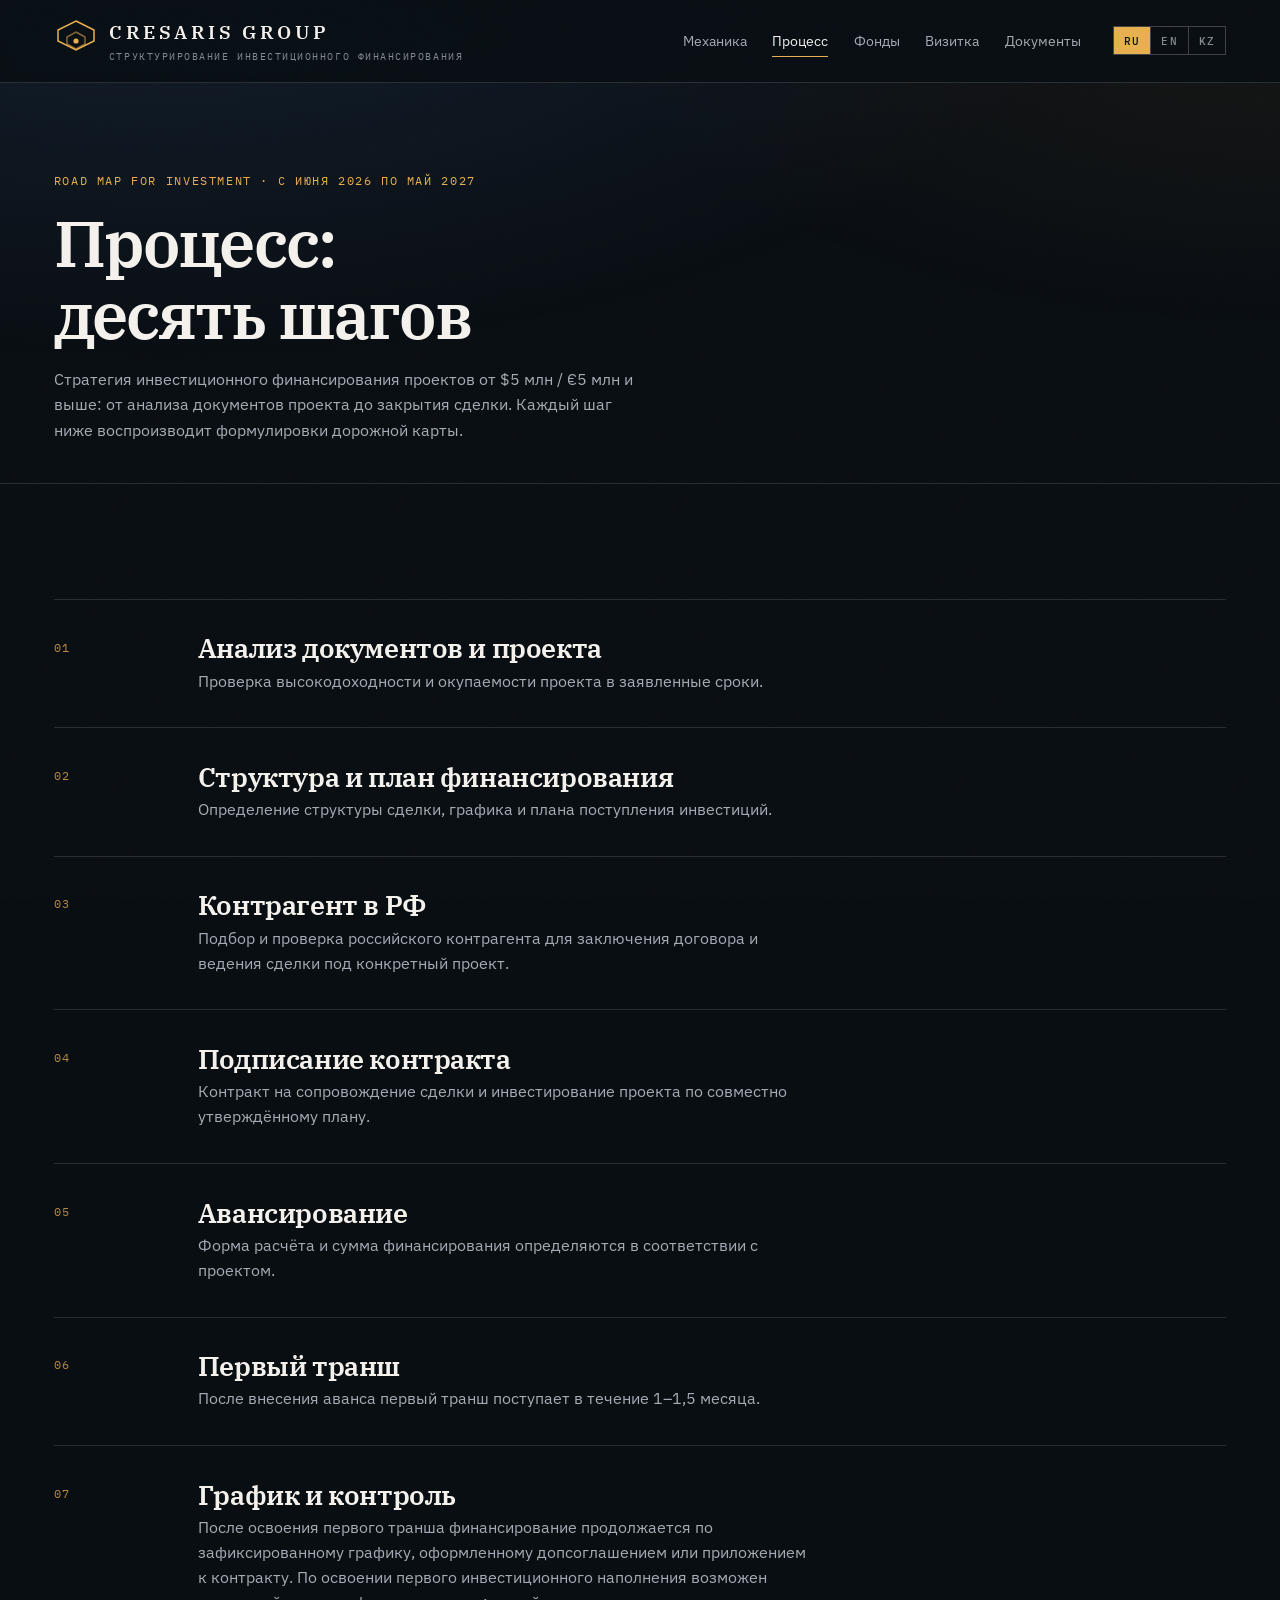
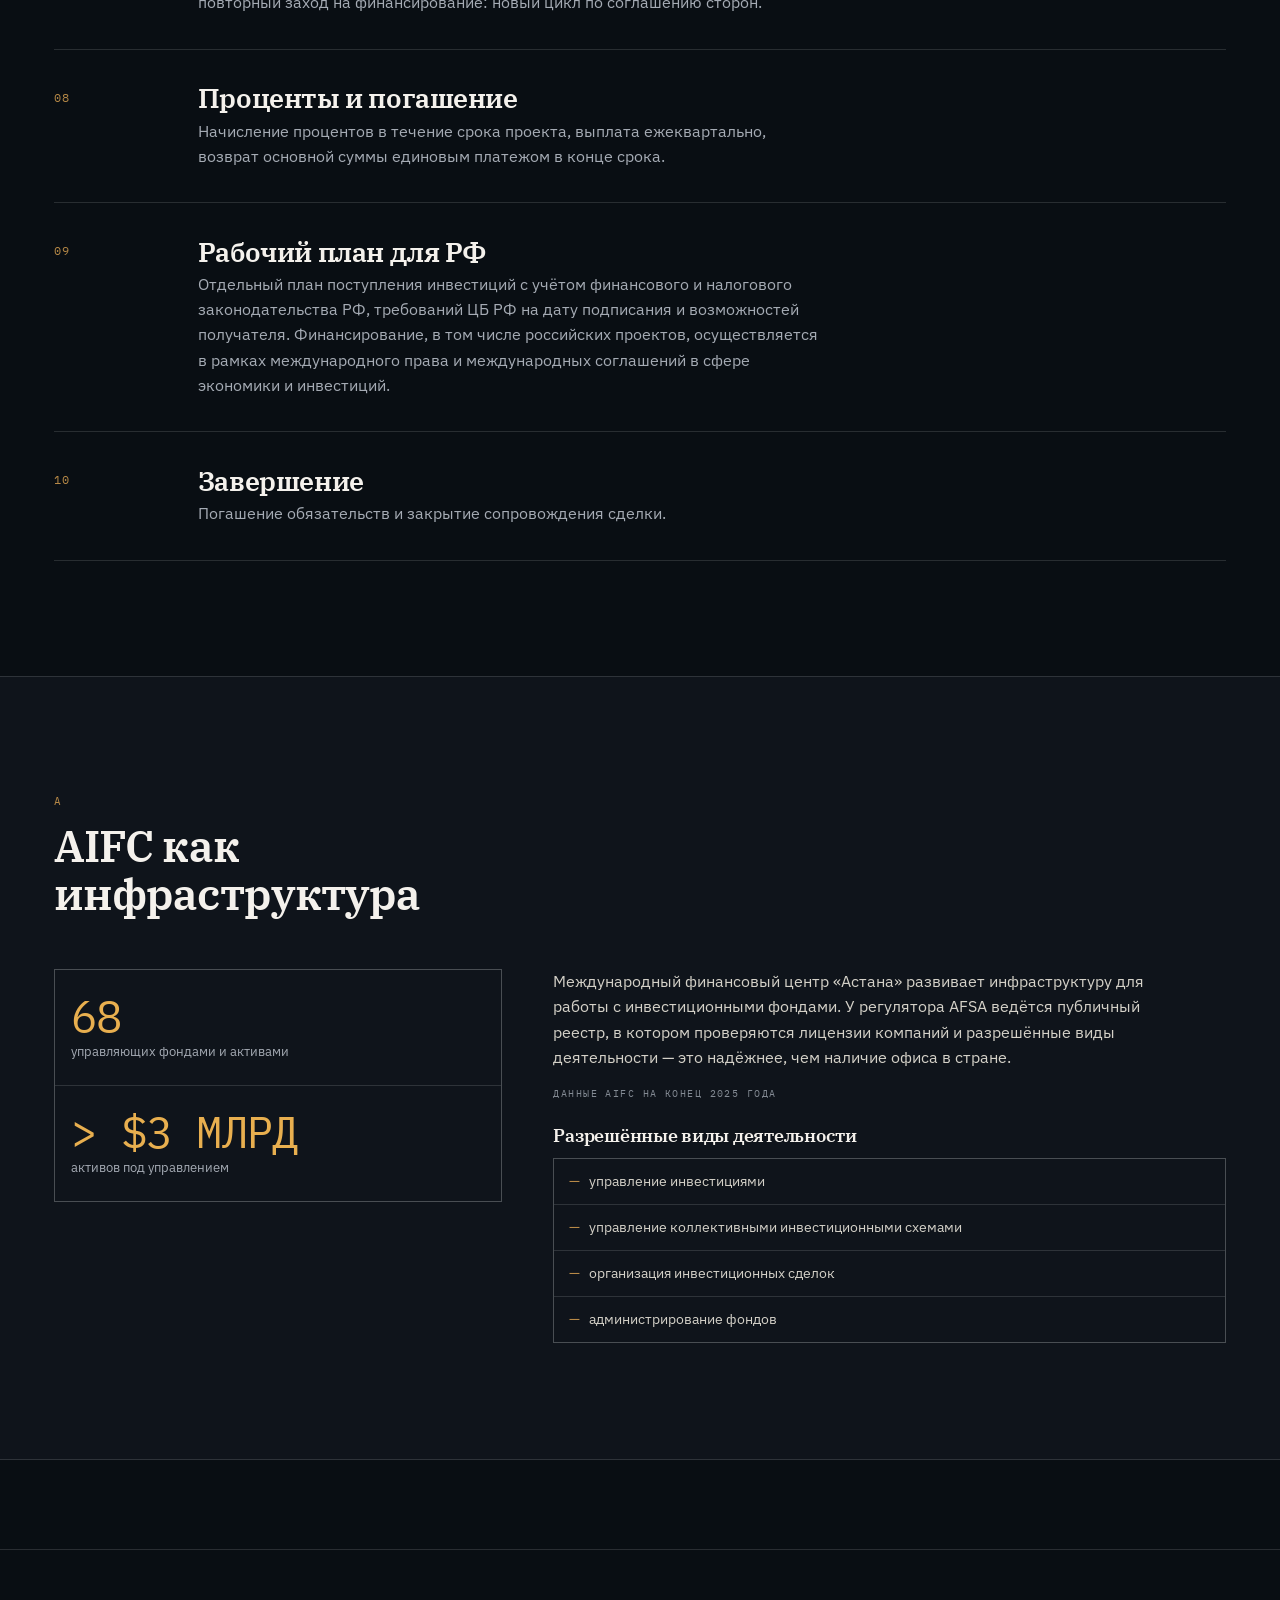
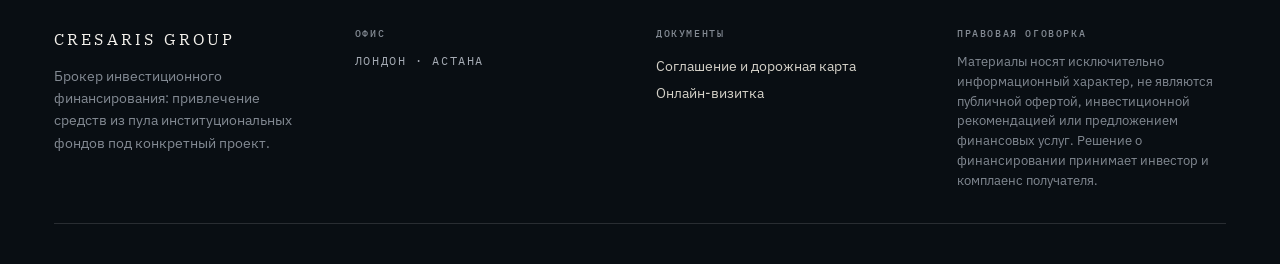
<file: process.html>
<!DOCTYPE html>
<html lang="ru" data-lang="ru">
<head>
<meta charset="utf-8">
<meta name="viewport" content="width=device-width, initial-scale=1">
<title data-i18n-title="title_process">Процесс — CRESARIS GROUP</title>
<meta name="description" content="Десять шагов инвестиционного финансирования: от анализа документов проекта до закрытия сделки, включая отдельный рабочий план для российских проектов." data-i18n-desc="desc_process">
<link rel="canonical" href="https://cresaris.group/process.html">
<meta property="og:title" content="Процесс — CRESARIS GROUP" data-i18n-content="title_process">
<meta property="og:description" content="Десять шагов инвестиционного финансирования: от анализа документов проекта до закрытия сделки, включая отдельный рабочий план для российских проектов." data-i18n-content="desc_process">
<meta property="og:type" content="website">
<meta property="og:url" content="https://cresaris.group/process.html">
<meta property="og:site_name" content="CRESARIS GROUP">
<meta property="og:locale" content="ru_RU">
<meta property="og:locale:alternate" content="en_GB">
<meta property="og:locale:alternate" content="kk_KZ">
<meta property="og:image" content="https://cresaris.group/assets/og-image.png">
<meta property="og:image:width" content="1200">
<meta property="og:image:height" content="630">
<meta property="og:image:alt" content="CRESARIS GROUP: финансирование проектов от $5 млн / €5 млн и выше через международные фонды">
<meta name="twitter:card" content="summary_large_image">
<meta name="twitter:image" content="https://cresaris.group/assets/og-image.png">
<meta name="theme-color" content="#090e13">
<link rel="alternate" hreflang="ru" href="https://cresaris.group/process.html">
<link rel="alternate" hreflang="en" href="https://cresaris.group/process.html?lang=en">
<link rel="alternate" hreflang="kk" href="https://cresaris.group/process.html?lang=kz">
<link rel="alternate" hreflang="x-default" href="https://cresaris.group/process.html">
<link rel="icon" href="assets/favicon.svg" type="image/svg+xml">
<script>document.documentElement.classList.add("js");</script>
<link rel="preload" as="font" type="font/woff2" href="assets/fonts/ibm-plex-serif-400-cyrillic.woff2" crossorigin>
<link rel="preload" as="font" type="font/woff2" href="assets/fonts/ibm-plex-serif-400-latin.woff2" crossorigin>
<link rel="preload" as="font" type="font/woff2" href="assets/fonts/ibm-plex-sans-400-cyrillic.woff2" crossorigin>
<link rel="preload" as="font" type="font/woff2" href="assets/fonts/ibm-plex-sans-400-latin.woff2" crossorigin>
<link rel="stylesheet" href="assets/fonts.css">
<link rel="stylesheet" href="assets/app.css">
<script src="assets/i18n-dict.js" defer></script>
<script src="assets/i18n.js" defer></script>
</head><body>
<a class="skip-link" href="#main" data-i18n="skip">Перейти к содержимому</a>
<div class="grain" aria-hidden="true"></div>
<header class="masthead">
  <div class="masthead__main">
    <a class="wordmark" href="index.html" aria-label="Cresaris Group — на главную" data-i18n-aria="home_aria">
      <span class="wordmark__mark" aria-hidden="true">
        <svg viewBox="0 0 44 44" width="44" height="44" focusable="false">
          <path d="M22 2 L40 11 L40 22 L22 31 L4 22 L4 11 Z" fill="none" stroke="currentColor" stroke-width="1.5"/>
          <path d="M22 13 L31 18 L31 25 L22 30 L13 25 L13 18 Z" fill="none" stroke="currentColor" stroke-width="1.5" opacity=".55"/>
          <circle cx="22" cy="22" r="2.6" fill="currentColor"/>
        </svg>
      </span>
      <span class="wordmark__text">
        <span class="wordmark__name">CRESARIS GROUP</span>
        <span class="wordmark__sub mono" data-i18n="tagline">Структурирование инвестиционного финансирования</span>
      </span>
    </a>
    <nav class="nav" aria-label="Основная навигация" data-i18n-aria="nav_aria">
      <a href="mechanics.html" data-nav="mechanics" data-i18n="nav_mechanics">Механика</a>
      <a href="process.html" data-nav="process" data-i18n="nav_process">Процесс</a>
      <a href="funds.html" data-nav="funds" data-i18n="nav_funds">Фонды</a>
      <a href="company.html" data-nav="company" data-i18n="nav_company">Визитка</a>
      <a href="documents.html" data-nav="documents" data-i18n="nav_documents">Документы</a>
    </nav>
    <div class="lang" role="group" aria-label="Язык" data-i18n-aria="lang_aria">
      <button type="button" class="lang__btn is-active" data-set-lang="ru" aria-pressed="true">RU</button>
      <button type="button" class="lang__btn" data-set-lang="en" aria-pressed="false">EN</button>
      <!-- "kz" is the country code and reads better for the visitor, but the
           attribute and the markup carry the language code "kk" (ISO 639-1):
           the country code is rejected as a language by search engines. -->
      <button type="button" class="lang__btn" data-set-lang="kk" aria-pressed="false">KZ</button>
    </div>
  </div>
</header>

<main id="main">
  <section class="pagehead">
    <p class="pagehead__eyebrow mono" data-i18n="ph_process">Road Map for Investment · с июня 2026 по май 2027</p>
    <h1 class="pagehead__h" data-ru="Процесс: десять шагов" data-en="Process: ten steps" data-kk="Процесс: он қадам">Процесс: десять шагов</h1>
    <p class="pagehead__lead" data-i18n="ph_process_lead">Стратегия инвестиционного финансирования проектов от $5 млн / €5 млн и выше: от анализа документов проекта до закрытия сделки. Каждый шаг ниже воспроизводит формулировки дорожной карты.</p>
  </section>

  <section class="section">
    <ol class="steps steps--full">
      <li class="step step--lg reveal">
        <span class="step__n mono">01</span>
        <div class="step__body">
          <h2 class="step__t"><span data-ru="Анализ документов и проекта" data-en="Document and project analysis" data-kk="Құжаттар мен жобаның талдауы">Анализ документов и проекта</span></h2>
          <p class="step__p"><span data-ru="Проверка высокодоходности и окупаемости проекта в заявленные сроки." data-en="Verification of the project&#x27;s yield and payback within the stated timetable." data-kk="Жобаның жоғары кіріктілігі мен өтелімділігі көрсетілген мерзімде тексеріледі.">Проверка высокодоходности и окупаемости проекта в заявленные сроки.</span></p>
        </div>
      </li>
      <li class="step step--lg reveal">
        <span class="step__n mono">02</span>
        <div class="step__body">
          <h2 class="step__t"><span data-ru="Структура и план финансирования" data-en="Financing structure and plan" data-kk="Қаржыландыру құрылымы мен жоспары">Структура и план финансирования</span></h2>
          <p class="step__p"><span data-ru="Определение структуры сделки, графика и плана поступления инвестиций." data-en="Definition of the deal structure, schedule and investment inflow plan." data-kk="Мәміле құрылымын, кестесін және инвестициялардың келу жоспарын анықтау.">Определение структуры сделки, графика и плана поступления инвестиций.</span></p>
        </div>
      </li>
      <li class="step step--lg reveal">
        <span class="step__n mono">03</span>
        <div class="step__body">
          <h2 class="step__t"><span data-ru="Контрагент в РФ" data-en="Counterparty in Russia" data-kk="Ресейдегі контрагент">Контрагент в РФ</span></h2>
          <p class="step__p"><span data-ru="Подбор и проверка российского контрагента для заключения договора и ведения сделки под конкретный проект." data-en="Selection and vetting of a Russian counterparty to contract and carry the transaction for the specific project." data-kk="Нақты жоба бойынша шарт жасасу және мәміле жүргізу үшін ресейлік контрагентті іріктеу және тексеру.">Подбор и проверка российского контрагента для заключения договора и ведения сделки под конкретный проект.</span></p>
        </div>
      </li>
      <li class="step step--lg reveal">
        <span class="step__n mono">04</span>
        <div class="step__body">
          <h2 class="step__t"><span data-ru="Подписание контракта" data-en="Contract signature" data-kk="Шартқа қол қою">Подписание контракта</span></h2>
          <p class="step__p"><span data-ru="Контракт на сопровождение сделки и инвестирование проекта по совместно утверждённому плану." data-en="Contract for transaction support and project investment under a jointly approved plan." data-kk="Мәмілені жүргізуге және жобаға инвестиция салуға арналған шарт, бірлесіп бекілген жоспар бойынша.">Контракт на сопровождение сделки и инвестирование проекта по совместно утверждённому плану.</span></p>
        </div>
      </li>
      <li class="step step--lg reveal">
        <span class="step__n mono">05</span>
        <div class="step__body">
          <h2 class="step__t"><span data-ru="Авансирование" data-en="Advance" data-kk="Аванс">Авансирование</span></h2>
          <p class="step__p"><span data-ru="Форма расчёта и сумма финансирования определяются в соответствии с проектом." data-en="The form of payment and the amount are determined in line with the project." data-kk="Есептеу түрі мен қаржыландыру сомасы жобаға сәйкес белгіленеді.">Форма расчёта и сумма финансирования определяются в соответствии с проектом.</span></p>
        </div>
      </li>
      <li class="step step--lg reveal">
        <span class="step__n mono">06</span>
        <div class="step__body">
          <h2 class="step__t"><span data-ru="Первый транш" data-en="First tranche" data-kk="Бірінші транш">Первый транш</span></h2>
          <p class="step__p"><span data-ru="После внесения аванса первый транш поступает в течение 1–1,5 месяца." data-en="After the advance, the first tranche is drawn within 1–1.5 months." data-kk="Аванс енгізілгеннен кейін бірінші транш 1–1,5 ай ішінде келеді.">После внесения аванса первый транш поступает в течение 1–1,5 месяца.</span></p>
        </div>
      </li>
      <li class="step step--lg reveal">
        <span class="step__n mono">07</span>
        <div class="step__body">
          <h2 class="step__t"><span data-ru="График и контроль" data-en="Schedule and control" data-kk="Кесте және бақылау">График и контроль</span></h2>
          <p class="step__p"><span data-ru="После освоения первого транша финансирование продолжается по зафиксированному графику, оформленному допсоглашением или приложением к контракту. По освоении первого инвестиционного наполнения возможен повторный заход на финансирование: новый цикл по соглашению сторон." data-en="After the first tranche is drawn, financing continues on the agreed schedule, formalised in a side letter or annex. Once the first investment instalment is deployed, a repeat financing cycle is possible by agreement of the parties." data-kk="Бірінші транш игерілгеннен кейін қаржыландыру қосымша келіссөз немесе шартқа қосымшамен рәсімделген бекітілген кесте бойынша жалғасады. Бірінші инвестициялық толеңдірілім игерілгеннен кейін тараптардың келісімімен қайта қаржыландыру циклына шығуға болады.">После освоения первого транша финансирование продолжается по зафиксированному графику, оформленному допсоглашением или приложением к контракту. По освоении первого инвестиционного наполнения возможен повторный заход на финансирование: новый цикл по соглашению сторон.</span></p>
        </div>
      </li>
      <li class="step step--lg reveal">
        <span class="step__n mono">08</span>
        <div class="step__body">
          <h2 class="step__t"><span data-ru="Проценты и погашение" data-en="Interest and repayment" data-kk="Пайыз және өтеу">Проценты и погашение</span></h2>
          <p class="step__p"><span data-ru="Начисление процентов в течение срока проекта, выплата ежеквартально, возврат основной суммы единовым платежом в конце срока." data-en="Interest over the project term, paid quarterly, with principal repaid in a single bullet payment at maturity." data-kk="Жоба мерзімі ішінде пайыз есептеледі, төлем тоқсан сайын, негізгі сома мерзім соңында бір реттік төлеммен қайтарылады.">Начисление процентов в течение срока проекта, выплата ежеквартально, возврат основной суммы единовым платежом в конце срока.</span></p>
        </div>
      </li>
      <li class="step step--lg reveal">
        <span class="step__n mono">09</span>
        <div class="step__body">
          <h2 class="step__t"><span data-ru="Рабочий план для РФ" data-en="Work plan for Russia" data-kk="Ресей үшін жұмыс жоспары">Рабочий план для РФ</span></h2>
          <p class="step__p"><span data-ru="Отдельный план поступления инвестиций с учётом финансового и налогового законодательства РФ, требований ЦБ РФ на дату подписания и возможностей получателя. Финансирование, в том числе российских проектов, осуществляется в рамках международного права и международных соглашений в сфере экономики и инвестиций." data-en="A separate investment inflow plan reflecting Russian financial and tax law, Bank of Russia requirements on the signing date, and the recipient&#x27;s capabilities. Financing, including Russian projects, is carried out within international law and international economic and investment agreements." data-kk="Ресейдің қаржылық және салық заңнамасын, жасау күніндегі ЦБ РФ талаптарын және алушының мүмкіндіктерін ескере отырып инвестициялардың келуі бойынша бөлек жоспар. Ресейлік жобаларды қоса алғанда, қаржыландыру халықаралық құқық пен экономика және инвестиция саласындағы халықаралық келісімдер аясында жүзеге асырылады.">Отдельный план поступления инвестиций с учётом финансового и налогового законодательства РФ, требований ЦБ РФ на дату подписания и возможностей получателя. Финансирование, в том числе российских проектов, осуществляется в рамках международного права и международных соглашений в сфере экономики и инвестиций.</span></p>
        </div>
      </li>
      <li class="step step--lg reveal">
        <span class="step__n mono">10</span>
        <div class="step__body">
          <h2 class="step__t"><span data-ru="Завершение" data-en="Completion" data-kk="Аяқтау">Завершение</span></h2>
          <p class="step__p"><span data-ru="Погашение обязательств и закрытие сопровождения сделки." data-en="Settlement of obligations and closing out transaction support." data-kk="Міндеттемелердің өтелуі және мәмілені жүргізуудің тоқтатылуы.">Погашение обязательств и закрытие сопровождения сделки.</span></p>
        </div>
      </li>
    </ol>
  </section>

  <section class="section section--dark" id="aifc">
    <div class="section__head">
      <span class="mono section__idx">A</span>
      <h2 class="section__h" data-i18n="aifc_h">AIFC как инфраструктура</h2>
    </div>
    <div class="aifc">
      <div class="aifc__stats">
        <div class="poolstat reveal"><span class="poolstat__n mono">68</span><span class="poolstat__l" data-ru="управляющих фондами и активами" data-en="fund and asset managers" data-kk="қор мен активтер басқарушылары">управляющих фондами и активами</span></div>
        <div class="poolstat reveal"><span class="poolstat__n mono">&gt; $3 млрд</span><span class="poolstat__l" data-ru="активов под управлением" data-en="assets under management" data-kk="басқарудағы активтер">активов под управлением</span></div>
      </div>
      <div class="aifc__text">
        <p data-ru="Международный финансовый центр «Астана» развивает инфраструктуру для работы с инвестиционными фондами. У регулятора AFSA ведётся публичный реестр, в котором проверяются лицензии компаний и разрешённые виды деятельности — это надёжнее, чем наличие офиса в стране." data-en="The Astana International Financial Centre builds the infrastructure for funds to operate. The AFSA keeps a public register used to verify licences and permitted activities — more reliable than the presence of an office in a country." data-kk="«Астана» халықаралық қаржы орталығы инвестициялық қорлармен жұмыс істеуге инфрақұрылым дамытады. AFSA реттеушісінде компаниялардың лицензиялары мен рұқсат етілген қызмет түрлері тексерілетін ашық тізім бар — бұл елде кеңсе болуынан сенімдірек."></p>
        <p class="aifc__note mono" data-ru="данные AIFC на конец 2025 года" data-en="AIFC data as of end-2025" data-kk="AIFC деректері, 2025 жылдың соңына дейін"></p>
        <h3 class="aifc__h" data-i18n="aifc_perm">Разрешённые виды деятельности</h3>
        <ul class="aifc__list">
          <li><span data-ru="управление инвестициями" data-en="managing investments" data-kk="инвестицияларды басқару">управление инвестициями</span></li>
          <li><span data-ru="управление коллективными инвестиционными схемами" data-en="managing collective investment schemes" data-kk="коллективтік инвестициялық схемаларды басқару">управление коллективными инвестиционными схемами</span></li>
          <li><span data-ru="организация инвестиционных сделок" data-en="organising investment deals" data-kk="инвестициялық мәмілелерді ұйымдастыру">организация инвестиционных сделок</span></li>
          <li><span data-ru="администрирование фондов" data-en="fund administration" data-kk="қорларды басқару">администрирование фондов</span></li>
        </ul>
      </div>
    </div>
  </section>
</main>

<footer class="foot">
  <div class="foot__grid">
    <div class="foot__col">
      <div class="foot__mark">CRESARIS GROUP</div>
      <p class="foot__desc" data-i18n="descriptor">Брокер инвестиционного финансирования: привлечение средств из пула институциональных фондов под конкретный проект.</p>
    </div>
    <div class="foot__col">
      <h2 class="foot__h" data-i18n="foot_office">Офис</h2>
      <p class="mono foot__mono" data-i18n="cities">Лондон · Астана</p>
    </div>
    <div class="foot__col">
      <h2 class="foot__h" data-i18n="foot_docs">Документы</h2>
      <a class="foot__link" href="documents.html" data-i18n="foot_docs_link">Соглашение и дорожная карта</a>
      <a class="foot__link" href="company.html" data-i18n="foot_card_link">Онлайн-визитка</a>
    </div>
    <div class="foot__col">
      <h2 class="foot__h" data-i18n="foot_legal">Правовая оговорка</h2>
      <p class="foot__note" data-i18n="foot_legal_text">Материалы носят исключительно информационный характер, не являются публичной офертой, инвестиционной рекомендацией или предложением финансовых услуг. Решение о финансировании принимает инвестор и компетентный орган получателя.</p>
    </div>
  </div>
  <div class="foot__rule"></div>
</footer>
</body>
</html>
</file>
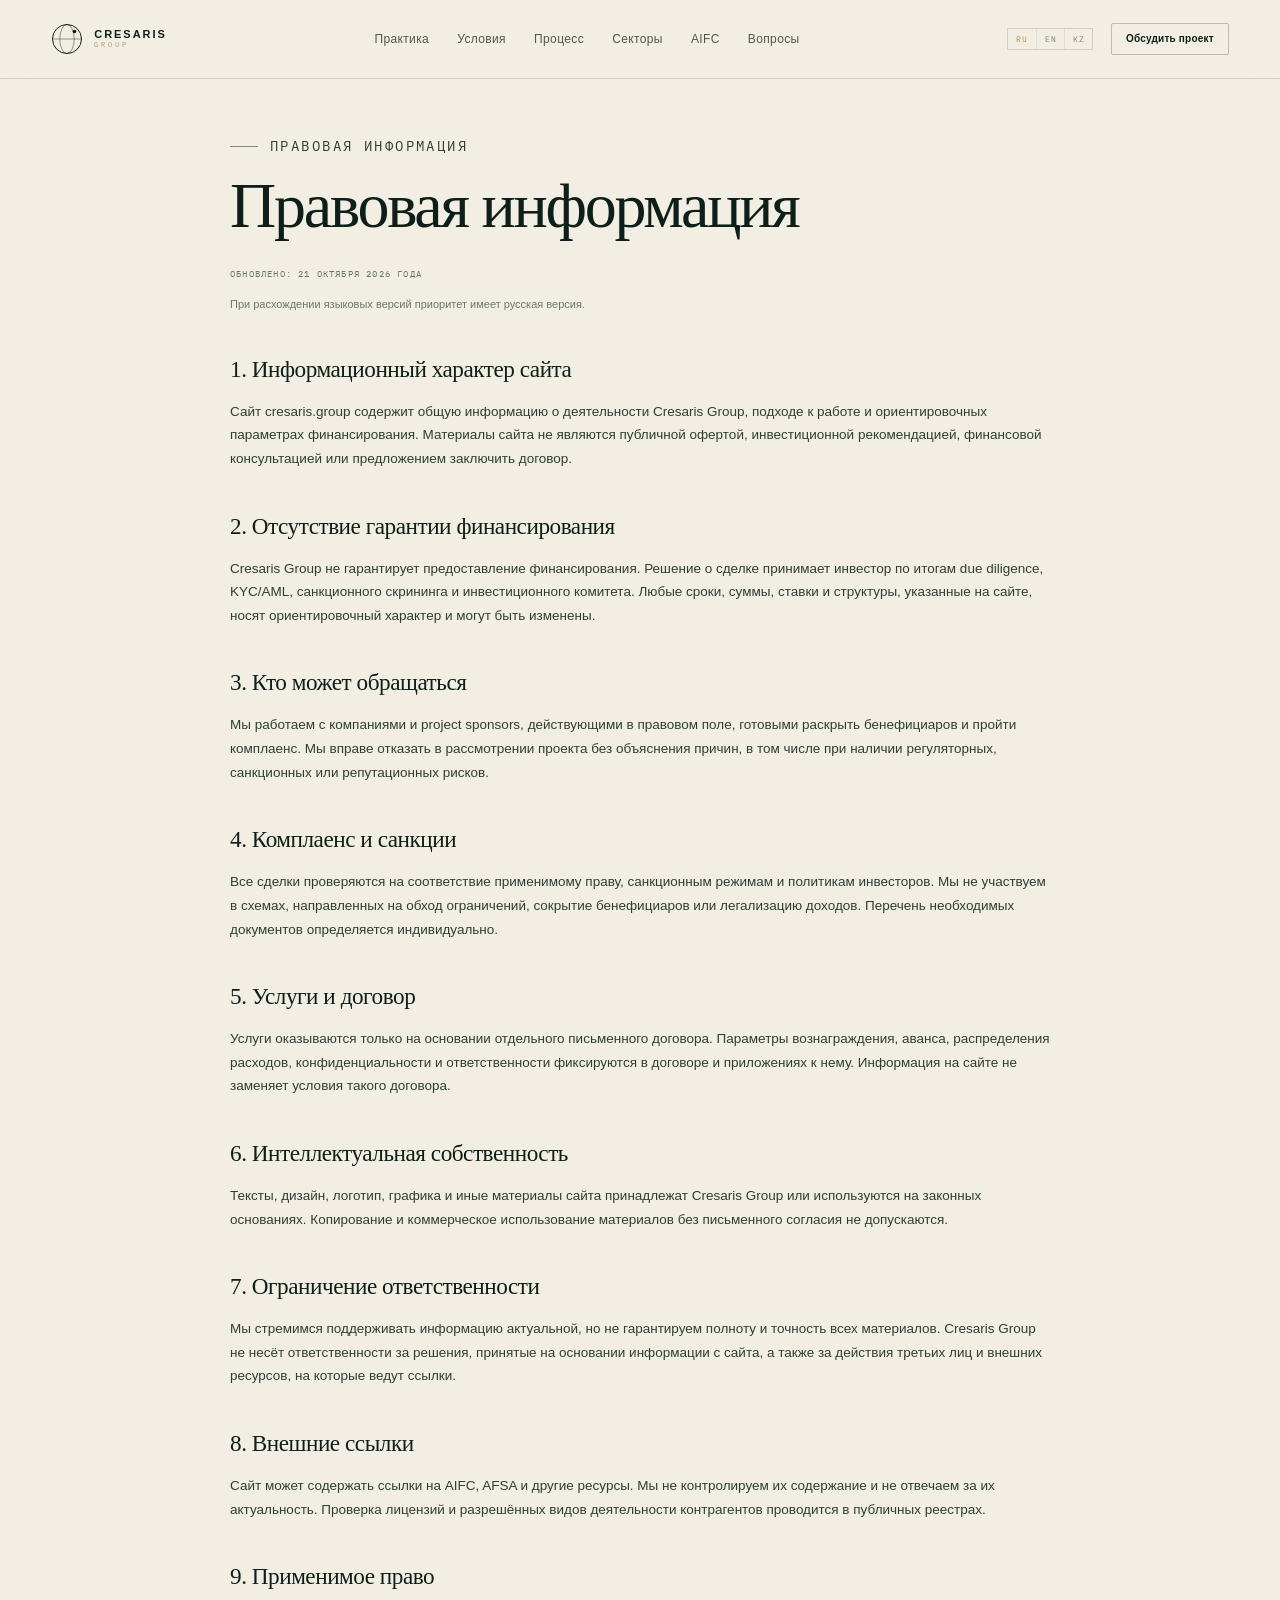
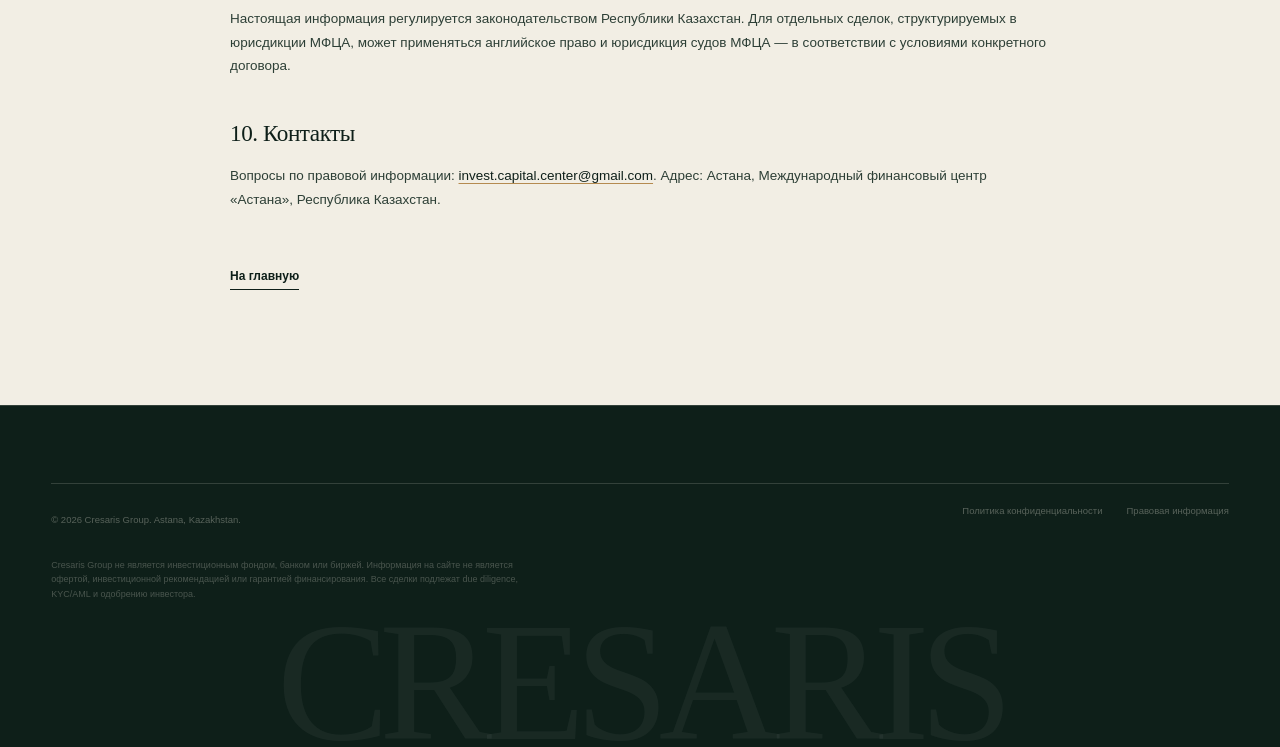
<file: terms.html>
<!doctype html>
<html lang="ru">
<head>
  <meta charset="utf-8">
  <meta name="viewport" content="width=device-width, initial-scale=1">
  <title>Правовая информация — Cresaris Group</title>
  <meta name="description" content="Правовая информация об услугах Cresaris Group: характер сайта, комплаенс, ограничения и порядок работы.">
  <meta name="theme-color" content="#0e1f19">
  <link rel="icon" href="assets/favicon.svg" type="image/svg+xml">
  <link rel="stylesheet" href="assets/fonts.css">
  <link rel="stylesheet" href="assets/styles.css">
  <script>document.documentElement.classList.add('js');</script>
</head>
<body class="page-inner" data-page="terms">
  <a class="skip-link" href="#main">Перейти к содержанию</a>

  <header class="site-header is-scrolled">
    <div class="container header-inner">
      <a class="brand" href="index.html" aria-label="Cresaris Group — на главную" data-i18n-aria-label="nav.home">
        <svg class="brand-mark" viewBox="0 0 32 32" aria-hidden="true">
          <circle cx="16" cy="16" r="14.5" fill="none" stroke="currentColor" stroke-width="1"/>
          <ellipse cx="16" cy="16" rx="7.2" ry="14.5" fill="none" stroke="currentColor" stroke-width="1" opacity=".45"/>
          <path d="M1.5 16h29" fill="none" stroke="currentColor" stroke-width="1" opacity=".45"/>
          <circle cx="23.5" cy="8.5" r="1.8" fill="currentColor"/>
        </svg>
        <span class="brand-text">
          <span class="brand-name">CRESARIS</span>
          <span class="brand-sub">GROUP</span>
        </span>
      </a>
      <nav class="site-nav" aria-label="Основная навигация" data-i18n-aria-label="nav.main">
        <a href="index.html#practice">Практика</a>
        <a href="index.html#terms">Условия</a>
        <a href="index.html#process">Процесс</a>
        <a href="index.html#sectors">Секторы</a>
        <a href="index.html#jurisdiction">AIFC</a>
        <a href="index.html#faq">Вопросы</a>
      </nav>
      <div class="header-tools">
        <div class="lang-switch" role="group" aria-label="Язык сайта" data-i18n-skip>
          <button type="button" class="lang-btn is-active" data-lang="ru" aria-pressed="true" lang="ru">RU</button>
          <button type="button" class="lang-btn" data-lang="en" aria-pressed="false" lang="en">EN</button>
          <button type="button" class="lang-btn" data-lang="kk" aria-pressed="false" lang="kk">KZ</button>
        </div>
        <a class="btn btn-small header-cta" href="index.html#contact"><span>Обсудить проект</span></a>
      </div>
      <button class="menu-toggle" type="button" aria-label="Открыть меню" aria-expanded="false" aria-controls="mobile-menu" data-i18n-aria-label="nav.open">
        <span></span><span></span>
      </button>
    </div>
  </header>

  <div class="mobile-menu" id="mobile-menu" aria-hidden="true">
    <div class="mobile-menu-inner">
      <p class="mobile-menu-label">Навигация</p>
      <nav class="mobile-nav" aria-label="Мобильная навигация" data-i18n-aria-label="nav.mobile">
        <a href="index.html#practice"><span>01</span>Практика</a>
        <a href="index.html#terms"><span>02</span>Условия</a>
        <a href="index.html#process"><span>03</span>Процесс</a>
        <a href="index.html#sectors"><span>04</span>Секторы</a>
        <a href="index.html#jurisdiction"><span>05</span>AIFC</a>
        <a href="index.html#faq"><span>06</span>Вопросы</a>
      </nav>
      <div class="mobile-menu-footer">
        <a class="btn btn-brass" href="index.html#contact"><span>Обсудить проект</span></a>
        <div class="mobile-contact">
          <a href="mailto:invest.capital.center@gmail.com">invest.capital.center@gmail.com</a>
          <a href="mailto:invest.capital.center@gmail.com?subject=Запрос%20звонка">Запросить звонок</a>
        </div>
      </div>
    </div>
  </div>

  <main class="legal-main" id="main">
    <div class="container">
      <article class="legal">
        <p class="eyebrow">Правовая информация</p>
        <h1 class="display">Правовая информация</h1>
        <p class="updated">Обновлено: 21 октября 2026 года</p>
        <p class="legal-note">При расхождении языковых версий приоритет имеет русская версия.</p>

        <h2>1. Информационный характер сайта</h2>
        <p>Сайт cresaris.group содержит общую информацию о деятельности Cresaris Group, подходе к работе и ориентировочных параметрах финансирования. Материалы сайта не являются публичной офертой, инвестиционной рекомендацией, финансовой консультацией или предложением заключить договор.</p>

        <h2>2. Отсутствие гарантии финансирования</h2>
        <p>Cresaris Group не гарантирует предоставление финансирования. Решение о сделке принимает инвестор по итогам due diligence, KYC/AML, санкционного скрининга и инвестиционного комитета. Любые сроки, суммы, ставки и структуры, указанные на сайте, носят ориентировочный характер и могут быть изменены.</p>

        <h2>3. Кто может обращаться</h2>
        <p>Мы работаем с компаниями и project sponsors, действующими в правовом поле, готовыми раскрыть бенефициаров и пройти комплаенс. Мы вправе отказать в рассмотрении проекта без объяснения причин, в том числе при наличии регуляторных, санкционных или репутационных рисков.</p>

        <h2>4. Комплаенс и санкции</h2>
        <p>Все сделки проверяются на соответствие применимому праву, санкционным режимам и политикам инвесторов. Мы не участвуем в схемах, направленных на обход ограничений, сокрытие бенефициаров или легализацию доходов. Перечень необходимых документов определяется индивидуально.</p>

        <h2>5. Услуги и договор</h2>
        <p>Услуги оказываются только на основании отдельного письменного договора. Параметры вознаграждения, аванса, распределения расходов, конфиденциальности и ответственности фиксируются в договоре и приложениях к нему. Информация на сайте не заменяет условия такого договора.</p>

        <h2>6. Интеллектуальная собственность</h2>
        <p>Тексты, дизайн, логотип, графика и иные материалы сайта принадлежат Cresaris Group или используются на законных основаниях. Копирование и коммерческое использование материалов без письменного согласия не допускаются.</p>

        <h2>7. Ограничение ответственности</h2>
        <p>Мы стремимся поддерживать информацию актуальной, но не гарантируем полноту и точность всех материалов. Cresaris Group не несёт ответственности за решения, принятые на основании информации с сайта, а также за действия третьих лиц и внешних ресурсов, на которые ведут ссылки.</p>

        <h2>8. Внешние ссылки</h2>
        <p>Сайт может содержать ссылки на AIFC, AFSA и другие ресурсы. Мы не контролируем их содержание и не отвечаем за их актуальность. Проверка лицензий и разрешённых видов деятельности контрагентов проводится в публичных реестрах.</p>

        <h2>9. Применимое право</h2>
        <p>Настоящая информация регулируется законодательством Республики Казахстан. Для отдельных сделок, структурируемых в юрисдикции МФЦА, может применяться английское право и юрисдикция судов МФЦА — в соответствии с условиями конкретного договора.</p>

        <h2>10. Контакты</h2>
        <p data-i18n-html="terms.contacts">Вопросы по правовой информации: <a href="mailto:invest.capital.center@gmail.com">invest.capital.center@gmail.com</a>. Адрес: Астана, Международный финансовый центр «Астана», Республика Казахстан.</p>

        <a class="text-link legal-back" href="index.html">На главную</a>
      </article>
    </div>
  </main>

  <footer class="site-footer">
    <div class="container footer-bottom">
      <p>© 2026 Cresaris Group. Astana, Kazakhstan.</p>
      <div class="footer-legal-links">
        <a href="privacy.html">Политика конфиденциальности</a>
        <a href="terms.html">Правовая информация</a>
      </div>
    </div>
    <div class="container footer-disclaimer">
      <p>Cresaris Group не является инвестиционным фондом, банком или биржей. Информация на сайте не является офертой, инвестиционной рекомендацией или гарантией финансирования. Все сделки подлежат due diligence, KYC/AML и одобрению инвестора.</p>
    </div>
    <div class="footer-wordmark" aria-hidden="true">CRESARIS</div>
  </footer>

  <script src="assets/i18n.js"></script>
  <script src="assets/script.js"></script>
</body>
</html>
</file>
<file: assets/fonts.css>
@font-face {
  font-family: 'IBM Plex Mono';
  font-style: normal;
  font-weight: 400;
  font-display: swap;
  src: url('fonts/ibm-plex-mono-400-cyrillic-ext.woff2') format('woff2');
  unicode-range: U+0460-052F, U+1C80-1C8A, U+20B4, U+2DE0-2DFF, U+A640-A69F, U+FE2E-FE2F;
}

@font-face {
  font-family: 'IBM Plex Mono';
  font-style: normal;
  font-weight: 400;
  font-display: swap;
  src: url('fonts/ibm-plex-mono-400-cyrillic.woff2') format('woff2');
  unicode-range: U+0301, U+0400-045F, U+0490-0491, U+04B0-04B1, U+2116;
}

@font-face {
  font-family: 'IBM Plex Mono';
  font-style: normal;
  font-weight: 400;
  font-display: swap;
  src: url('fonts/ibm-plex-mono-400-latin-ext.woff2') format('woff2');
  unicode-range: U+0100-02BA, U+02BD-02C5, U+02C7-02CC, U+02CE-02D7, U+02DD-02FF, U+0304, U+0308, U+0329, U+1D00-1DBF, U+1E00-1E9F, U+1EF2-1EFF, U+2020, U+20A0-20AB, U+20AD-20C4, U+2113, U+2C60-2C7F, U+A720-A7FF;
}

@font-face {
  font-family: 'IBM Plex Mono';
  font-style: normal;
  font-weight: 400;
  font-display: swap;
  src: url('fonts/ibm-plex-mono-400-latin.woff2') format('woff2');
  unicode-range: U+0000-00FF, U+0131, U+0152-0153, U+02BB-02BC, U+02C6, U+02DA, U+02DC, U+0304, U+0308, U+0329, U+2000-206F, U+20AC, U+2122, U+2191, U+2193, U+2212, U+2215, U+FEFF, U+FFFD;
}

@font-face {
  font-family: 'IBM Plex Mono';
  font-style: normal;
  font-weight: 500;
  font-display: swap;
  src: url('fonts/ibm-plex-mono-500-cyrillic-ext.woff2') format('woff2');
  unicode-range: U+0460-052F, U+1C80-1C8A, U+20B4, U+2DE0-2DFF, U+A640-A69F, U+FE2E-FE2F;
}

@font-face {
  font-family: 'IBM Plex Mono';
  font-style: normal;
  font-weight: 500;
  font-display: swap;
  src: url('fonts/ibm-plex-mono-500-cyrillic.woff2') format('woff2');
  unicode-range: U+0301, U+0400-045F, U+0490-0491, U+04B0-04B1, U+2116;
}

@font-face {
  font-family: 'IBM Plex Mono';
  font-style: normal;
  font-weight: 500;
  font-display: swap;
  src: url('fonts/ibm-plex-mono-500-latin-ext.woff2') format('woff2');
  unicode-range: U+0100-02BA, U+02BD-02C5, U+02C7-02CC, U+02CE-02D7, U+02DD-02FF, U+0304, U+0308, U+0329, U+1D00-1DBF, U+1E00-1E9F, U+1EF2-1EFF, U+2020, U+20A0-20AB, U+20AD-20C4, U+2113, U+2C60-2C7F, U+A720-A7FF;
}

@font-face {
  font-family: 'IBM Plex Mono';
  font-style: normal;
  font-weight: 500;
  font-display: swap;
  src: url('fonts/ibm-plex-mono-500-latin.woff2') format('woff2');
  unicode-range: U+0000-00FF, U+0131, U+0152-0153, U+02BB-02BC, U+02C6, U+02DA, U+02DC, U+0304, U+0308, U+0329, U+2000-206F, U+20AC, U+2122, U+2191, U+2193, U+2212, U+2215, U+FEFF, U+FFFD;
}

@font-face {
  font-family: 'IBM Plex Sans';
  font-style: normal;
  font-weight: 400;
  font-display: swap;
  src: url('fonts/ibm-plex-sans-400-cyrillic-ext.woff2') format('woff2');
  unicode-range: U+0460-052F, U+1C80-1C8A, U+20B4, U+2DE0-2DFF, U+A640-A69F, U+FE2E-FE2F;
}

@font-face {
  font-family: 'IBM Plex Sans';
  font-style: normal;
  font-weight: 400;
  font-display: swap;
  src: url('fonts/ibm-plex-sans-400-cyrillic.woff2') format('woff2');
  unicode-range: U+0301, U+0400-045F, U+0490-0491, U+04B0-04B1, U+2116;
}

@font-face {
  font-family: 'IBM Plex Sans';
  font-style: normal;
  font-weight: 400;
  font-display: swap;
  src: url('fonts/ibm-plex-sans-400-latin-ext.woff2') format('woff2');
  unicode-range: U+0100-02BA, U+02BD-02C5, U+02C7-02CC, U+02CE-02D7, U+02DD-02FF, U+0304, U+0308, U+0329, U+1D00-1DBF, U+1E00-1E9F, U+1EF2-1EFF, U+2020, U+20A0-20AB, U+20AD-20C4, U+2113, U+2C60-2C7F, U+A720-A7FF;
}

@font-face {
  font-family: 'IBM Plex Sans';
  font-style: normal;
  font-weight: 400;
  font-display: swap;
  src: url('fonts/ibm-plex-sans-400-latin.woff2') format('woff2');
  unicode-range: U+0000-00FF, U+0131, U+0152-0153, U+02BB-02BC, U+02C6, U+02DA, U+02DC, U+0304, U+0308, U+0329, U+2000-206F, U+20AC, U+2122, U+2191, U+2193, U+2212, U+2215, U+FEFF, U+FFFD;
}

@font-face {
  font-family: 'IBM Plex Sans';
  font-style: normal;
  font-weight: 500;
  font-display: swap;
  src: url('fonts/ibm-plex-sans-500-cyrillic-ext.woff2') format('woff2');
  unicode-range: U+0460-052F, U+1C80-1C8A, U+20B4, U+2DE0-2DFF, U+A640-A69F, U+FE2E-FE2F;
}

@font-face {
  font-family: 'IBM Plex Sans';
  font-style: normal;
  font-weight: 500;
  font-display: swap;
  src: url('fonts/ibm-plex-sans-500-cyrillic.woff2') format('woff2');
  unicode-range: U+0301, U+0400-045F, U+0490-0491, U+04B0-04B1, U+2116;
}

@font-face {
  font-family: 'IBM Plex Sans';
  font-style: normal;
  font-weight: 500;
  font-display: swap;
  src: url('fonts/ibm-plex-sans-500-latin-ext.woff2') format('woff2');
  unicode-range: U+0100-02BA, U+02BD-02C5, U+02C7-02CC, U+02CE-02D7, U+02DD-02FF, U+0304, U+0308, U+0329, U+1D00-1DBF, U+1E00-1E9F, U+1EF2-1EFF, U+2020, U+20A0-20AB, U+20AD-20C4, U+2113, U+2C60-2C7F, U+A720-A7FF;
}

@font-face {
  font-family: 'IBM Plex Sans';
  font-style: normal;
  font-weight: 500;
  font-display: swap;
  src: url('fonts/ibm-plex-sans-500-latin.woff2') format('woff2');
  unicode-range: U+0000-00FF, U+0131, U+0152-0153, U+02BB-02BC, U+02C6, U+02DA, U+02DC, U+0304, U+0308, U+0329, U+2000-206F, U+20AC, U+2122, U+2191, U+2193, U+2212, U+2215, U+FEFF, U+FFFD;
}

@font-face {
  font-family: 'IBM Plex Sans';
  font-style: normal;
  font-weight: 600;
  font-display: swap;
  src: url('fonts/ibm-plex-sans-600-cyrillic-ext.woff2') format('woff2');
  unicode-range: U+0460-052F, U+1C80-1C8A, U+20B4, U+2DE0-2DFF, U+A640-A69F, U+FE2E-FE2F;
}

@font-face {
  font-family: 'IBM Plex Sans';
  font-style: normal;
  font-weight: 600;
  font-display: swap;
  src: url('fonts/ibm-plex-sans-600-cyrillic.woff2') format('woff2');
  unicode-range: U+0301, U+0400-045F, U+0490-0491, U+04B0-04B1, U+2116;
}

@font-face {
  font-family: 'IBM Plex Sans';
  font-style: normal;
  font-weight: 600;
  font-display: swap;
  src: url('fonts/ibm-plex-sans-600-latin-ext.woff2') format('woff2');
  unicode-range: U+0100-02BA, U+02BD-02C5, U+02C7-02CC, U+02CE-02D7, U+02DD-02FF, U+0304, U+0308, U+0329, U+1D00-1DBF, U+1E00-1E9F, U+1EF2-1EFF, U+2020, U+20A0-20AB, U+20AD-20C4, U+2113, U+2C60-2C7F, U+A720-A7FF;
}

@font-face {
  font-family: 'IBM Plex Sans';
  font-style: normal;
  font-weight: 600;
  font-display: swap;
  src: url('fonts/ibm-plex-sans-600-latin.woff2') format('woff2');
  unicode-range: U+0000-00FF, U+0131, U+0152-0153, U+02BB-02BC, U+02C6, U+02DA, U+02DC, U+0304, U+0308, U+0329, U+2000-206F, U+20AC, U+2122, U+2191, U+2193, U+2212, U+2215, U+FEFF, U+FFFD;
}

@font-face {
  font-family: 'IBM Plex Serif';
  font-style: italic;
  font-weight: 400;
  font-display: swap;
  src: url('fonts/ibm-plex-serif-400-italic-cyrillic-ext.woff2') format('woff2');
  unicode-range: U+0460-052F, U+1C80-1C8A, U+20B4, U+2DE0-2DFF, U+A640-A69F, U+FE2E-FE2F;
}

@font-face {
  font-family: 'IBM Plex Serif';
  font-style: italic;
  font-weight: 400;
  font-display: swap;
  src: url('fonts/ibm-plex-serif-400-italic-cyrillic.woff2') format('woff2');
  unicode-range: U+0301, U+0400-045F, U+0490-0491, U+04B0-04B1, U+2116;
}

@font-face {
  font-family: 'IBM Plex Serif';
  font-style: italic;
  font-weight: 400;
  font-display: swap;
  src: url('fonts/ibm-plex-serif-400-italic-latin-ext.woff2') format('woff2');
  unicode-range: U+0100-02BA, U+02BD-02C5, U+02C7-02CC, U+02CE-02D7, U+02DD-02FF, U+0304, U+0308, U+0329, U+1D00-1DBF, U+1E00-1E9F, U+1EF2-1EFF, U+2020, U+20A0-20AB, U+20AD-20C4, U+2113, U+2C60-2C7F, U+A720-A7FF;
}

@font-face {
  font-family: 'IBM Plex Serif';
  font-style: italic;
  font-weight: 400;
  font-display: swap;
  src: url('fonts/ibm-plex-serif-400-italic-latin.woff2') format('woff2');
  unicode-range: U+0000-00FF, U+0131, U+0152-0153, U+02BB-02BC, U+02C6, U+02DA, U+02DC, U+0304, U+0308, U+0329, U+2000-206F, U+20AC, U+2122, U+2191, U+2193, U+2212, U+2215, U+FEFF, U+FFFD;
}

@font-face {
  font-family: 'IBM Plex Serif';
  font-style: normal;
  font-weight: 400;
  font-display: swap;
  src: url('fonts/ibm-plex-serif-400-cyrillic-ext.woff2') format('woff2');
  unicode-range: U+0460-052F, U+1C80-1C8A, U+20B4, U+2DE0-2DFF, U+A640-A69F, U+FE2E-FE2F;
}

@font-face {
  font-family: 'IBM Plex Serif';
  font-style: normal;
  font-weight: 400;
  font-display: swap;
  src: url('fonts/ibm-plex-serif-400-cyrillic.woff2') format('woff2');
  unicode-range: U+0301, U+0400-045F, U+0490-0491, U+04B0-04B1, U+2116;
}

@font-face {
  font-family: 'IBM Plex Serif';
  font-style: normal;
  font-weight: 400;
  font-display: swap;
  src: url('fonts/ibm-plex-serif-400-latin-ext.woff2') format('woff2');
  unicode-range: U+0100-02BA, U+02BD-02C5, U+02C7-02CC, U+02CE-02D7, U+02DD-02FF, U+0304, U+0308, U+0329, U+1D00-1DBF, U+1E00-1E9F, U+1EF2-1EFF, U+2020, U+20A0-20AB, U+20AD-20C4, U+2113, U+2C60-2C7F, U+A720-A7FF;
}

@font-face {
  font-family: 'IBM Plex Serif';
  font-style: normal;
  font-weight: 400;
  font-display: swap;
  src: url('fonts/ibm-plex-serif-400-latin.woff2') format('woff2');
  unicode-range: U+0000-00FF, U+0131, U+0152-0153, U+02BB-02BC, U+02C6, U+02DA, U+02DC, U+0304, U+0308, U+0329, U+2000-206F, U+20AC, U+2122, U+2191, U+2193, U+2212, U+2215, U+FEFF, U+FFFD;
}

@font-face {
  font-family: 'IBM Plex Serif';
  font-style: normal;
  font-weight: 600;
  font-display: swap;
  src: url('fonts/ibm-plex-serif-600-cyrillic-ext.woff2') format('woff2');
  unicode-range: U+0460-052F, U+1C80-1C8A, U+20B4, U+2DE0-2DFF, U+A640-A69F, U+FE2E-FE2F;
}

@font-face {
  font-family: 'IBM Plex Serif';
  font-style: normal;
  font-weight: 600;
  font-display: swap;
  src: url('fonts/ibm-plex-serif-600-cyrillic.woff2') format('woff2');
  unicode-range: U+0301, U+0400-045F, U+0490-0491, U+04B0-04B1, U+2116;
}

@font-face {
  font-family: 'IBM Plex Serif';
  font-style: normal;
  font-weight: 600;
  font-display: swap;
  src: url('fonts/ibm-plex-serif-600-latin-ext.woff2') format('woff2');
  unicode-range: U+0100-02BA, U+02BD-02C5, U+02C7-02CC, U+02CE-02D7, U+02DD-02FF, U+0304, U+0308, U+0329, U+1D00-1DBF, U+1E00-1E9F, U+1EF2-1EFF, U+2020, U+20A0-20AB, U+20AD-20C4, U+2113, U+2C60-2C7F, U+A720-A7FF;
}

@font-face {
  font-family: 'IBM Plex Serif';
  font-style: normal;
  font-weight: 600;
  font-display: swap;
  src: url('fonts/ibm-plex-serif-600-latin.woff2') format('woff2');
  unicode-range: U+0000-00FF, U+0131, U+0152-0153, U+02BB-02BC, U+02C6, U+02DA, U+02DC, U+0304, U+0308, U+0329, U+2000-206F, U+20AC, U+2122, U+2191, U+2193, U+2212, U+2215, U+FEFF, U+FFFD;
}
</file>
<file: assets/app.css>
﻿/* ==========================================================================
   CRESARIS GROUP — design system
   Direction: after-hours trading desk meets Swiss financial print.
   Ink base, paper panels, one brass accent, hairline rules, tabular figures.
   ========================================================================== */

:root {
  /* --- surface: ink --------------------------------------------------- */
  --ink-900: oklch(0.16 0.014 255);
  --ink-850: oklch(0.19 0.016 255);
  --ink-800: oklch(0.22 0.018 255);
  --ink-700: oklch(0.28 0.02 255);
  --ink-600: oklch(0.36 0.022 255);
  --ink-500: oklch(0.5 0.02 255);

  /* --- surface: paper ------------------------------------------------- */
  --paper-50: oklch(0.97 0.012 85);
  --paper-100: oklch(0.94 0.014 85);
  --paper-200: oklch(0.89 0.016 85);
  --paper-300: oklch(0.82 0.018 85);

  /* --- accent: brass -------------------------------------------------- */
  --brass: oklch(0.79 0.13 78);
  --brass-hi: oklch(0.88 0.12 82);
  --brass-dim: oklch(0.66 0.1 74);
  --brass-wash: oklch(0.79 0.13 78 / 0.12);

  /* --- text ----------------------------------------------------------- */
  --fg: oklch(0.96 0.008 85);
  --fg-2: oklch(0.86 0.012 85);
  --fg-3: oklch(0.74 0.014 255);
  /* --fg-4 and --brass-dim are used for small mono labels, so they are
     tuned to clear WCAG AA (4.5:1) against both ink surfaces. */
  --fg-4: oklch(0.63 0.016 255);
  --fg-ink: oklch(0.19 0.018 255);
  --fg-ink-2: oklch(0.38 0.02 255);

  /* --- lines ---------------------------------------------------------- */
  --line: oklch(1 0 0 / 0.13);
  --line-2: oklch(1 0 0 / 0.22);
  --line-ink: oklch(0.19 0.018 255 / 0.16);
  --line-ink-2: oklch(0.19 0.018 255 / 0.3);

  /* --- type ----------------------------------------------------------- */
  --f-display: "IBM Plex Serif", "Iowan Old Style", Georgia, serif;
  --f-text: "IBM Plex Sans", "Segoe UI", system-ui, sans-serif;
  --f-mono: "IBM Plex Mono", ui-monospace, "Cascadia Mono", Consolas, monospace;

  --t-giant: clamp(2.9rem, 8.2vw, 7.2rem);
  --t-hero: clamp(2.1rem, 5.1vw, 4.35rem);
  --t-h2: clamp(1.85rem, 3.4vw, 3rem);
  --t-h3: clamp(1.15rem, 1.6vw, 1.45rem);
  --t-body: clamp(0.97rem, 1.05vw, 1.06rem);
  --t-small: 0.875rem;
  --t-mono: 0.72rem;

  /* --- space ---------------------------------------------------------- */
  --s-1: 0.25rem;
  --s-2: 0.5rem;
  --s-3: 0.75rem;
  --s-4: 1rem;
  --s-5: 1.5rem;
  --s-6: 2rem;
  --s-7: 3rem;
  --s-8: 4.5rem;
  --s-9: 7rem;
  --s-10: 10rem;

  --gutter: clamp(1.15rem, 4.2vw, 4.5rem);
  --maxw: 88rem;
  --maxw-narrow: 46rem;

  --ease: cubic-bezier(0.22, 1, 0.36, 1);
  --ease-io: cubic-bezier(0.65, 0, 0.35, 1);
  --dur: 0.42s;
}

*,
*::before,
*::after { box-sizing: border-box; }

html { -webkit-text-size-adjust: 100%; scroll-behavior: smooth; }

body {
  margin: 0;
  background: var(--ink-900);
  color: var(--fg);
  font-family: var(--f-text);
  font-size: var(--t-body);
  line-height: 1.62;
  font-feature-settings: "kern", "liga", "calt";
  -webkit-font-smoothing: antialiased;
  overflow-x: hidden;
}

body::before {
  /* faint vertical light source, keeps the ink from reading flat */
  content: "";
  position: fixed;
  inset: 0;
  pointer-events: none;
  z-index: 0;
  background:
    radial-gradient(120% 80% at 12% -10%, oklch(0.32 0.05 255 / 0.5), transparent 62%),
    radial-gradient(90% 60% at 100% 0%, oklch(0.42 0.06 70 / 0.16), transparent 60%);
}

.grain {
  position: fixed;
  inset: 0;
  z-index: 999;
  pointer-events: none;
  opacity: 0.055;
  mix-blend-mode: overlay;
  background-image: url("data:image/svg+xml,%3Csvg xmlns='http://www.w3.org/2000/svg' width='140' height='140'%3E%3Cfilter id='n'%3E%3CfeTurbulence type='fractalNoise' baseFrequency='0.85' numOctaves='3'/%3E%3C/filter%3E%3Crect width='140' height='140' filter='url(%23n)' opacity='0.5'/%3E%3C/svg%3E");
}

/* Paper panels must stay clean: kill the noise and vignette over them. */
.deal,
.card__face--front {
  position: relative;
}
.deal::before,
.card__face--front::after {
  content: "";
  position: absolute;
  inset: 0;
  z-index: 2;
  mix-blend-mode: normal;
  opacity: 0.5;
  pointer-events: none;
}
.deal::before {
  background: repeating-linear-gradient(90deg, oklch(0 0 0 / 0.022) 0 1px, transparent 1px 6px);
}
.card__face--front::after {
  background: repeating-linear-gradient(90deg, oklch(0 0 0 / 0.022) 0 1px, transparent 1px 6px);
}

img, svg { display: block; max-width: 100%; }

::selection { background: var(--brass); color: var(--ink-900); }

:focus-visible {
  outline: 2px solid var(--brass);
  outline-offset: 3px;
  border-radius: 1px;
}

h1, h2, h3, h4 {
  margin: 0;
  font-weight: 600;
  line-height: 1.1;
  letter-spacing: -0.015em;
}

p { margin: 0 0 var(--s-4); }
p:last-child { margin-bottom: 0; }

a { color: inherit; text-decoration: none; }

.mono {
  font-family: var(--f-mono);
  font-size: var(--t-mono);
  letter-spacing: 0.14em;
  text-transform: uppercase;
  font-variant-numeric: tabular-nums;
}

.visually-hidden {
  position: absolute !important;
  width: 1px; height: 1px;
  padding: 0; margin: -1px;
  overflow: hidden; clip: rect(0 0 0 0); clip-path: inset(50%);
  white-space: nowrap; border: 0;
}

.skip-link {
  position: absolute;
  left: var(--s-4);
  top: -100px;
  z-index: 1000;
  padding: 0.6rem 1rem;
  background: var(--brass);
  color: var(--ink-900);
  font: 600 0.85rem var(--f-text);
  transition: top 0.2s var(--ease);
}
.skip-link:focus { top: var(--s-4); }

/* ------------------------------------------------------------------ masthead */

.masthead {
  position: sticky;
  top: 0;
  z-index: 100;
  background: color-mix(in oklch, var(--ink-900) 88%, transparent);
  backdrop-filter: blur(14px) saturate(140%);
  border-bottom: 1px solid var(--line);
}

.masthead__main {
  display: flex;
  align-items: center;
  gap: var(--s-6);
  padding: 1.05rem var(--gutter);
  max-width: var(--maxw);
  margin-inline: auto;
}

.wordmark { display: flex; align-items: center; gap: 0.7rem; flex: 0 0 auto; }
.wordmark__mark { color: var(--brass); transition: transform var(--dur) var(--ease); }
.wordmark:hover .wordmark__mark { transform: rotate(60deg); }
.wordmark__text { display: flex; flex-direction: column; gap: 2px; }
.wordmark__name {
  font-family: var(--f-display);
  font-size: 1.18rem;
  font-weight: 600;
  letter-spacing: 0.19em;
}
.wordmark__sub { color: var(--fg-4); font-size: 0.6rem; letter-spacing: 0.16em; }

.nav {
  display: flex;
  gap: clamp(0.9rem, 2vw, 2.1rem);
  margin-left: auto;
  font-size: 0.86rem;
  color: var(--fg-3);
}
.nav a {
  position: relative;
  padding: 0.3rem 0;
  transition: color 0.25s var(--ease);
}
.nav a::after {
  content: "";
  position: absolute;
  left: 0; right: 0; bottom: 0;
  height: 1px;
  background: var(--brass);
  transform: scaleX(0);
  transform-origin: left;
  transition: transform 0.32s var(--ease);
}
.nav a:hover { color: var(--fg); }
.nav a:hover::after,
.nav a[aria-current="page"]::after { transform: scaleX(1); }
.nav a[aria-current="page"] { color: var(--fg); }

.lang {
  display: flex;
  border: 1px solid var(--line-2);
  flex: 0 0 auto;
}
.lang__btn {
  appearance: none;
  border: 0;
  background: transparent;
  color: var(--fg-4);
  font: 500 0.68rem var(--f-mono);
  letter-spacing: 0.12em;
  padding: 0.4rem 0.62rem;
  cursor: pointer;
  transition: color 0.2s var(--ease), background 0.2s var(--ease);
}
.lang__btn + .lang__btn { border-left: 1px solid var(--line-2); }
.lang__btn:hover { color: var(--fg); }
.lang__btn.is-active { background: var(--brass); color: var(--ink-900); }

/* ------------------------------------------------------------------ buttons */

.btn {
  display: inline-flex;
  align-items: center;
  gap: 0.6rem;
  padding: 0.78rem 1.35rem;
  border: 1px solid var(--line-2);
  font: 500 0.83rem var(--f-text);
  letter-spacing: 0.04em;
  cursor: pointer;
  position: relative;
  overflow: hidden;
  transition: color 0.28s var(--ease), border-color 0.28s var(--ease), background 0.28s var(--ease);
}
.btn::before {
  content: "";
  position: absolute;
  inset: 0;
  background: var(--brass);
  transform: translateY(101%);
  transition: transform 0.34s var(--ease);
  z-index: -1;
}
.btn > * { position: relative; z-index: 1; }
.btn--solid { background: var(--brass); color: var(--ink-900); border-color: var(--brass); }
.btn--solid::before { background: var(--fg); }
.btn--solid:hover { color: var(--ink-900); border-color: var(--fg); }
.btn--ghost:hover { color: var(--ink-900); border-color: var(--brass); }
.btn--ghost:hover::before { transform: translateY(0); }
.btn--lg { padding: 0.95rem 1.7rem; font-size: 0.9rem; }

/* ------------------------------------------------------------------ hero */

.hero {
  position: relative;
  z-index: 1;
  max-width: var(--maxw);
  margin-inline: auto;
  padding: clamp(3rem, 8vw, 7.5rem) var(--gutter) 0;
}

.hero__grid {
  display: grid;
  grid-template-columns: minmax(0, 1.35fr) minmax(0, 0.85fr);
  gap: clamp(2rem, 5vw, 5.5rem);
  align-items: end;
}

.hero__eyebrow {
  color: var(--brass);
  margin-bottom: var(--s-5);
  display: flex;
  align-items: center;
  gap: 0.7rem;
}
.hero__eyebrow::before {
  content: "";
  width: clamp(1.5rem, 4vw, 3.5rem);
  height: 1px;
  background: var(--brass);
}

.hero__h1 {
  font-family: var(--f-display);
  font-size: var(--t-hero);
  letter-spacing: -0.028em;
  margin-bottom: var(--s-5);
  text-wrap: balance;
}
.hero__line { display: block; }
.hero__line--accent {
  color: var(--brass);
  font-style: italic;
  font-weight: 400;
}

.hero__lead {
  max-width: 44ch;
  color: var(--fg-2);
  font-size: clamp(1rem, 1.15vw, 1.12rem);
  margin-bottom: var(--s-6);
}

.hero__cta { display: flex; flex-wrap: wrap; gap: var(--s-3); }

/* deal card */
.deal {
  background: var(--paper-50);
  color: var(--fg-ink);
  padding: var(--s-5);
  transform: rotate(-1.1deg);
  box-shadow: 0 30px 60px -30px oklch(0 0 0 / 0.8), 0 2px 0 oklch(0 0 0 / 0.4);
  position: relative;
}
.deal::after {
  content: "";
  position: absolute;
  inset: 0;
  border: 1px solid oklch(0 0 0 / 0.1);
  pointer-events: none;
}
.deal__head {
  display: flex;
  justify-content: space-between;
  gap: var(--s-3);
  padding-bottom: var(--s-3);
  border-bottom: 1px solid var(--line-ink);
  color: var(--fg-ink-2);
  font-size: 0.6rem;
}
.deal__no { color: var(--brass-dim); }
.deal__grid {
  display: grid;
  grid-template-columns: 1fr 1fr;
  gap: var(--s-4) var(--s-5);
  margin: var(--s-5) 0;
}
.deal__grid dt {
  font: 500 0.62rem var(--f-mono);
  letter-spacing: 0.14em;
  text-transform: uppercase;
  color: var(--fg-ink-2);
  margin-bottom: 0.2rem;
}
.deal__grid dd {
  margin: 0;
  font-family: var(--f-mono);
  font-size: clamp(1rem, 1.6vw, 1.28rem);
  font-weight: 500;
  letter-spacing: -0.01em;
  font-variant-numeric: tabular-nums;
}
.deal__note {
  font-size: 0.76rem;
  line-height: 1.5;
  color: var(--fg-ink-2);
  border-top: 1px solid var(--line-ink);
  padding-top: var(--s-3);
  margin: 0;
}

/* ticker */
.hero__ticker {
  margin-top: clamp(3rem, 6vw, 5.5rem);
  border-block: 1px solid var(--line);
  padding: 0.62rem 0;
  overflow: hidden;
  mask-image: linear-gradient(90deg, transparent, #000 6%, #000 94%, transparent);
}
.ticker__track {
  display: flex;
  gap: 2.2rem;
  white-space: nowrap;
  width: max-content;
  animation: ticker 46s linear infinite;
  color: var(--fg-4);
  font: 400 0.68rem var(--f-mono);
  letter-spacing: 0.2em;
  text-transform: uppercase;
}
.ticker__track span:nth-child(even) { color: var(--brass-dim); }
@keyframes ticker {
  from { transform: translateX(0); }
  to { transform: translateX(-50%); }
}

/* ------------------------------------------------------------------ sections */

.section {
  position: relative;
  z-index: 1;
  max-width: var(--maxw);
  margin-inline: auto;
  padding: clamp(4rem, 9vw, 8.5rem) var(--gutter);
}
.section--dark {
  max-width: none;
  background: var(--ink-850);
  border-block: 1px solid var(--line);
  padding-inline: max(var(--gutter), calc((100vw - var(--maxw)) / 2 + var(--gutter)));
}
.section--dark > * { max-width: var(--maxw); margin-inline: auto; }

.section__head { margin-bottom: clamp(2rem, 4vw, 3.5rem); position: relative; }
.section__idx {
  display: block;
  color: var(--brass-dim);
  margin-bottom: var(--s-3);
  font-size: 0.7rem;
}
.section__h {
  font-family: var(--f-display);
  font-size: var(--t-h2);
  letter-spacing: -0.02em;
  max-width: 20ch;
}
.section__sub {
  margin-top: var(--s-4);
  color: var(--fg-3);
  max-width: 58ch;
}

/* ------------------------------------------------------------------ terms table */

.terms {
  width: 100%;
  border-collapse: collapse;
  font-size: var(--t-small);
}
.terms thead th {
  text-align: left;
  font: 500 0.62rem var(--f-mono);
  letter-spacing: 0.16em;
  text-transform: uppercase;
  color: var(--fg-4);
  padding: 0 1rem 0.8rem 0;
  border-bottom: 1px solid var(--line-2);
  white-space: nowrap;
}
.terms tbody th,
.terms tbody td {
  padding: 1.05rem 1rem 1.05rem 0;
  border-bottom: 1px solid var(--line);
  vertical-align: top;
  text-align: left;
}
.terms__k { font-weight: 500; color: var(--fg-2); width: 17%; }
.terms__v { width: 24%; }
.terms__val {
  font-family: var(--f-mono);
  font-size: 0.95rem;
  color: var(--brass-hi);
  letter-spacing: -0.01em;
}
.terms__note { color: var(--fg-3); width: 52%; line-height: 1.55; }
.terms__src { width: 7%; }
.src {
  display: inline-grid;
  place-items: center;
  width: 1.5rem; height: 1.5rem;
  border: 1px solid var(--line-2);
  font: 500 0.66rem var(--f-mono);
  color: var(--fg-3);
}
.src--agreement { border-color: var(--brass-dim); color: var(--brass); }
.src--roadmap { border-color: color-mix(in oklch, var(--brass) 40%, transparent); color: var(--brass-hi); }
.src--client { border-color: color-mix(in oklch, var(--brass) 20%, transparent); color: var(--fg-2); }
.terms tbody tr { transition: background 0.25s var(--ease); }
.terms tbody tr:hover { background: oklch(1 0 0 / 0.028); }
.terms tbody tr:hover .terms__k { color: var(--fg); }

.legend { margin-top: var(--s-4); color: var(--fg-4); font-size: 0.63rem; }

/* ------------------------------------------------------------------ pool */

.poolstats {
  display: grid;
  grid-template-columns: repeat(auto-fit, minmax(11rem, 1fr));
  gap: 1px;
  background: var(--line);
  border: 1px solid var(--line);
  margin-bottom: var(--s-6);
}
.poolstat {
  background: var(--ink-850);
  padding: var(--s-5) var(--s-4);
  display: flex;
  flex-direction: column;
  gap: 0.35rem;
}
.poolstat__n {
  font-size: clamp(1.9rem, 3.4vw, 2.9rem);
  color: var(--brass);
  line-height: 1;
  letter-spacing: -0.02em;
}
.poolstat__l { font-size: 0.8rem; color: var(--fg-3); line-height: 1.4; }

/* ------------------------------------------------------------------ jurisdictions */

.jurs {
  display: grid;
  /* four columns so eight jurisdictions fill two full rows with no gap cell */
  grid-template-columns: repeat(4, minmax(0, 1fr));
  gap: 1px;
  background: var(--line);
  border: 1px solid var(--line);
}
.jur {
  background: var(--ink-900);
  padding: var(--s-5);
  display: flex;
  flex-direction: column;
  gap: 0.45rem;
  position: relative;
  overflow: hidden;
  min-height: 15rem;
  transition: background 0.3s var(--ease);
}
.jur::before {
  content: "";
  position: absolute;
  left: 0; top: 0; bottom: 0;
  width: 2px;
  background: var(--brass);
  transform: scaleY(0);
  transform-origin: top;
  transition: transform 0.36s var(--ease);
}
.jur:hover { background: var(--ink-800); }
.jur:hover::before { transform: scaleY(1); }
.jur__cc { color: var(--brass-dim); font-size: 0.62rem; }
.jur__cc[data-cc="KZ"] { color: oklch(0.78 0.1 200); }
.jur__cc[data-cc="SG"] { color: oklch(0.8 0.11 40); }
.jur__cc[data-cc="GB"] { color: oklch(0.8 0.1 265); }
.jur__cc[data-cc="HK"] { color: oklch(0.82 0.12 95); }
.jur__cc[data-cc="DE"] { color: oklch(0.8 0.09 330); }
.jur__cc[data-cc="AE"] { color: oklch(0.82 0.1 145); }
.jur__t { font-family: var(--f-display); font-size: 1.25rem; }
.jur__n { color: var(--brass); font-size: 0.62rem; }
.jur__b { color: var(--fg-3); font-size: 0.88rem; line-height: 1.55; margin-top: 0.2rem; }

/* ------------------------------------------------------------------ fund types */

.ftypes {
  display: grid;
  /* three columns so six mandate types fill two full rows with no gap cell */
  grid-template-columns: repeat(3, minmax(0, 1fr));
  gap: var(--s-5);
}
.ftype {
  border-top: 1px solid var(--line-2);
  padding-top: var(--s-4);
}
.ftype__t { font-family: var(--f-display); font-size: 1.1rem; margin-bottom: 0.45rem; }
.ftype__b { color: var(--fg-3); font-size: 0.88rem; line-height: 1.55; }

/* ------------------------------------------------------------------ screening */

.scrs {
  list-style: none;
  margin: 0;
  padding: 0;
  display: grid;
  gap: 0;
}
.scr {
  display: grid;
  grid-template-columns: 5rem minmax(0, 1fr);
  gap: var(--s-4);
  padding: 1.6rem 0;
  border-top: 1px solid var(--line);
  transition: background 0.3s var(--ease);
}
.scr:last-child { border-bottom: 1px solid var(--line); }
.scr:hover { background: oklch(1 0 0 / 0.025); }
.scr__n { color: var(--brass-dim); font-size: 0.72rem; padding-top: 0.3rem; }
.scr:hover .scr__n { color: var(--brass); }
.scr__t { font-family: var(--f-display); font-size: 1.2rem; margin-bottom: 0.35rem; }
.scr__b { color: var(--fg-3); max-width: 64ch; }

/* ------------------------------------------------------------------ chips */

.chips {
  list-style: none;
  margin: 0 0 var(--s-6);
  padding: 0;
  display: grid;
  grid-template-columns: repeat(auto-fill, minmax(15rem, 1fr));
  gap: 1px;
  background: var(--line);
  border: 1px solid var(--line);
}
.chip {
  background: var(--ink-900);
  padding: 0.85rem 1rem;
  display: flex;
  flex-direction: column;
  gap: 0.28rem;
  transition: background 0.25s var(--ease);
}
.chip:hover { background: var(--ink-800); }
.chip__name { font-size: 0.92rem; }
.chip__meta { color: var(--fg-4); font-size: 0.6rem; display: flex; gap: 0.5rem; }
.chip__flag { color: var(--brass-dim); }
.chip__flag[data-cc="KZ"] { color: oklch(0.78 0.1 200); }
.chip__flag[data-cc="SG"] { color: oklch(0.8 0.11 40); }
.chip__flag[data-cc="DE"] { color: oklch(0.8 0.09 330); }
.chip__flag[data-cc="AE"] { color: oklch(0.82 0.1 145); }
.chip__flag[data-cc="GB"] { color: oklch(0.8 0.1 265); }
.chip__flag[data-cc="HK"] { color: oklch(0.82 0.12 95); }

/* ------------------------------------------------------------------ steps */

.steps {
  list-style: none;
  margin: 0;
  padding: 0;
  counter-reset: step;
  display: grid;
  gap: 0;
}
.step {
  display: grid;
  grid-template-columns: 6.5rem minmax(0, 1fr);
  gap: var(--s-4);
  padding: 1.5rem 0;
  border-top: 1px solid var(--line);
  transition: background 0.3s var(--ease);
}
.step:last-child { border-bottom: 1px solid var(--line); }
.step__n { color: var(--brass-dim); font-size: 0.72rem; padding-top: 0.32rem; }
.step__t { font-size: var(--t-h3); font-family: var(--f-display); margin-bottom: 0.35rem; }
.step__p { color: var(--fg-3); max-width: 62ch; }
.step:hover { background: oklch(1 0 0 / 0.025); }
.step:hover .step__n { color: var(--brass); }

.steps--full .step { grid-template-columns: 8rem minmax(0, 1fr); padding: 2.1rem 0; }
.steps--full .step__t { font-size: clamp(1.35rem, 2.1vw, 1.9rem); }

/* ------------------------------------------------------------------ compliance cards */

.ccards {
  display: grid;
  /* three columns so six cards fill two full rows with no gap cell */
  grid-template-columns: repeat(3, minmax(0, 1fr));
  gap: 1px;
  background: var(--line);
  border: 1px solid var(--line);
}
.ccard {
  background: var(--ink-850);
  padding: var(--s-5);
  position: relative;
  transition: background 0.3s var(--ease);
}
.ccard::before {
  content: "";
  position: absolute;
  left: 0; top: 0; bottom: 0;
  width: 2px;
  background: var(--brass);
  transform: scaleY(0);
  transform-origin: top;
  transition: transform 0.36s var(--ease);
}
.ccard:hover { background: var(--ink-800); }
.ccard:hover::before { transform: scaleY(1); }
.ccard__t { font-size: 1.05rem; font-family: var(--f-display); margin-bottom: 0.55rem; }
.ccard__b { color: var(--fg-3); font-size: 0.9rem; line-height: 1.6; }

/* ------------------------------------------------------------------ empty slots */

/* An intentionally unfilled card. The grid is sized for a fixed number of
   positions; the ones without content stay visible as placeholders. */
.ccard--empty,
.ftype--empty {
  background: var(--ink-850);
  border: 1px dashed var(--line-2);
  display: flex;
  flex-direction: column;
  align-items: center;
  justify-content: center;
  gap: 0.5rem;
  min-height: 9rem;
  color: var(--fg-4);
  transition: border-color 0.3s var(--ease), color 0.3s var(--ease);
}
.ccard--empty:hover,
.ftype--empty:hover { border-color: var(--brass-dim); color: var(--brass-dim); }
.slot__mark {
  font-size: 1.35rem;
  line-height: 1;
  color: var(--brass-dim);
  font-weight: 300;
}
.slot__label { color: inherit; font-size: 0.6rem; opacity: 0.75; }

/* ------------------------------------------------------------------ offices */

.offices {
  display: grid;
  grid-template-columns: repeat(auto-fit, minmax(20rem, 1fr));
  gap: 1px;
  background: var(--line);
  border: 1px solid var(--line);
}
.office {
  background: var(--ink-900);
  padding: var(--s-5);
  display: flex;
  flex-direction: column;
  gap: 0.35rem;
  transition: background 0.3s var(--ease);
}
.office:hover { background: var(--ink-800); }
.office__code { color: var(--brass-dim); font-size: 0.62rem; }
.office__city { font-family: var(--f-display); font-size: 1.3rem; }
.office__country { color: var(--fg-3); font-size: 0.85rem; }
.office__addr {
  margin-top: 0.5rem;
  color: var(--fg-2);
  font-size: 0.9rem;
  font-style: normal;
  line-height: 1.5;
  border-top: 1px solid var(--line);
  padding-top: 0.7rem;
}

/* ------------------------------------------------------------------ notes */

.notes {
  display: grid;
  grid-template-columns: repeat(auto-fit, minmax(17rem, 1fr));
  gap: var(--s-6);
}
.note { border-top: 1px solid var(--line-2); padding-top: var(--s-4); }
.note__t { font-family: var(--f-display); font-size: 1.2rem; margin-bottom: 0.5rem; }
.note__b { color: var(--fg-3); font-size: 0.92rem; }

/* ------------------------------------------------------------------ CTA */

.cta {
  display: grid;
  grid-template-columns: minmax(0, 1.4fr) minmax(0, 0.6fr);
  gap: clamp(1.5rem, 4vw, 4rem);
  align-items: center;
  border: 1px solid var(--line-2);
  padding: clamp(1.6rem, 4vw, 3.2rem);
  background:
    linear-gradient(135deg, oklch(1 0 0 / 0.04), transparent 55%),
    var(--ink-850);
}
.cta__h { font-family: var(--f-display); font-size: var(--t-h2); margin-bottom: var(--s-4); }
.cta__p { color: var(--fg-2); max-width: 52ch; }
.cta__actions { display: flex; flex-direction: column; gap: var(--s-3); }
.cta__actions .btn { justify-content: center; }

/* ------------------------------------------------------------------ page head */

.pagehead {
  position: relative;
  z-index: 1;
  max-width: var(--maxw);
  margin-inline: auto;
  padding: clamp(3rem, 7vw, 6.5rem) var(--gutter) clamp(1.5rem, 3vw, 3rem);
  border-bottom: 1px solid var(--line);
}
.pagehead__eyebrow { color: var(--brass); margin-bottom: var(--s-4); }
.pagehead__h {
  font-family: var(--f-display);
  font-size: var(--t-hero);
  letter-spacing: -0.028em;
  max-width: 17ch;
  text-wrap: balance;
}
.pagehead__lead {
  margin-top: var(--s-4);
  color: var(--fg-3);
  max-width: 60ch;
  font-size: clamp(1rem, 1.1vw, 1.1rem);
}

/* ------------------------------------------------------------------ business card */

.card {
  perspective: 1600px;
  position: relative;
  max-width: 42rem;
  aspect-ratio: 1.75 / 1;
  margin-inline: auto;
}
.card__face {
  position: absolute;
  inset: 0;
  padding: clamp(1.3rem, 3vw, 2.3rem);
  display: flex;
  flex-direction: column;
  justify-content: space-between;
  backface-visibility: hidden;
  transition: transform 0.9s var(--ease);
  transform-style: preserve-3d;
  overflow: hidden;
}
.card__face--front {
  background: var(--paper-50);
  color: var(--fg-ink);
  box-shadow: 0 34px 70px -34px oklch(0 0 0 / 0.85);
  transform: rotate(-1.4deg);
}
.card__face--front::before {
  content: "";
  position: absolute;
  inset: 0;
  background:
    linear-gradient(115deg, transparent 55%, oklch(0.79 0.13 78 / 0.22)),
    repeating-linear-gradient(90deg, oklch(0 0 0 / 0.03) 0 1px, transparent 1px 7px);
}
.card__face--back {
  background: var(--ink-800);
  border: 1px solid var(--line-2);
  transform: rotateY(180deg) rotate(-1.4deg);
}
.card:hover .card__face--front,
.card.is-flipped .card__face--front { transform: rotate(-1.4deg) rotateY(180deg); }
.card:hover .card__face--back,
.card.is-flipped .card__face--back { transform: rotateY(0deg) rotate(-1.4deg); }
/* The card is a business card: the front carries the contact details and
   must be legible at a glance. The reverse is reachable on hover, via the
   toggle button (touch devices) and in print. */
.cardwrap { max-width: 42rem; margin-inline: auto; }
.cardwrap .card { margin-bottom: 0; }
.card__face--front { min-height: 16.5rem; }
.cardwrap__bar {
  display: flex;
  align-items: flex-start;
  gap: var(--s-4);
  margin-top: var(--s-4);
}
.cardwrap__note { color: var(--fg-4); font-size: 0.8rem; line-height: 1.5; }
.card__toggle {
  flex: 0 0 auto;
  background: transparent;
  border: 1px solid var(--line-2);
  color: var(--fg-4);
  font: 500 0.58rem var(--f-mono);
  letter-spacing: 0.14em;
  text-transform: uppercase;
  padding: 0.42rem 0.7rem;
  cursor: pointer;
  transition: color 0.2s var(--ease), border-color 0.2s var(--ease);
}
.card__toggle:hover { color: var(--brass); border-color: var(--brass-dim); }
.card__toggle[aria-pressed="true"] { color: var(--ink-900); background: var(--brass); border-color: var(--brass); }

.card__contacts {
  display: flex;
  flex-wrap: wrap;
  gap: 0.35rem 1.2rem;
  color: var(--fg-ink-2);
  font-size: 0.66rem;
  letter-spacing: 0.06em;
  position: relative;
  text-transform: none;
}
.card__contacts b {
  color: var(--brass-dim);
  font-weight: 500;
  margin-right: 0.35rem;
}
.card__top,
.card__bottom {
  display: flex;
  justify-content: space-between;
  gap: var(--s-3);
  position: relative;
}
.card__brand {
  font-family: var(--f-display);
  font-size: clamp(1rem, 1.8vw, 1.4rem);
  letter-spacing: 0.22em;
  font-weight: 600;
}
.card__conf { color: var(--brass-dim); }
.card__mid { position: relative; }
.card__role {
  font-family: var(--f-display);
  font-size: clamp(1.05rem, 2.1vw, 1.75rem);
  line-height: 1.2;
  max-width: 20ch;
}
.card__cities { color: var(--fg-ink-2); margin-top: 0.4rem; }
.card__face--back .card__top,
.card__face--back .card__bottom { color: var(--fg-3); }
.card__kv { display: grid; gap: 0.5rem; position: relative; }
.card__kv > div {
  display: grid;
  grid-template-columns: 1.4rem minmax(0, 1fr);
  gap: 0.6rem;
  align-items: baseline;
  border-bottom: 1px solid var(--line);
  padding-bottom: 0.45rem;
}
.card__kv dt { color: var(--brass); font-size: 0.6rem; }
.card__kv dd { margin: 0; font-size: 0.92rem; color: var(--fg-2); }

/* ---------- shareable card page: the site root is the card ---------- */
.cardpage {
  min-height: 100vh;
  min-height: 100svh;
  max-width: 64rem;
  margin-inline: auto;
  padding: var(--s-5) var(--s-4) var(--s-6);
  display: flex;
  flex-direction: column;
  gap: var(--s-5);
}
.cardpage__bar {
  display: flex;
  flex-wrap: wrap;
  align-items: center;
  justify-content: space-between;
  gap: var(--s-4);
}
.cardpage__eyebrow {
  margin: 0;
  color: var(--brass);
  font-size: 0.63rem;
  letter-spacing: 0.2em;
  text-transform: uppercase;
  text-align: center;
}
.cardpage__stage {
  flex: 1;
  display: flex;
  flex-direction: column;
  align-items: center;
  justify-content: center;
  gap: var(--s-6);
}
.cardpage .cardwrap { width: min(100%, 42rem); }
.cardpage__actions {
  display: flex;
  flex-wrap: wrap;
  align-items: center;
  justify-content: center;
  gap: var(--s-4);
}
.cardpage__legal {
  margin: 0 auto;
  max-width: 46rem;
  text-align: center;
  color: var(--fg-4);
  font-size: 0.72rem;
  line-height: 1.5;
}

/* key-value list */
.kvs {
  display: grid;
  grid-template-columns: repeat(auto-fit, minmax(19rem, 1fr));
  gap: 0;
  margin: 0;
  border-top: 1px solid var(--line);
}
.kv {
  display: grid;
  grid-template-columns: minmax(8rem, 0.85fr) minmax(0, 1.6fr);
  gap: var(--s-4);
  padding: 1.05rem 1.4rem 1.05rem 0;
  border-bottom: 1px solid var(--line);
  border-right: 1px solid var(--line);
}
.kv__k { color: var(--fg-4); font-size: 0.62rem; }
.kv__v { margin: 0; color: var(--fg-2); font-size: 0.94rem; }

/* ------------------------------------------------------------------ aifc */

.aifc {
  display: grid;
  grid-template-columns: minmax(0, 0.8fr) minmax(0, 1.2fr);
  gap: clamp(1.8rem, 4vw, 4rem);
  align-items: start;
}
.aifc__stats {
  display: grid;
  gap: 1px;
  background: var(--line);
  border: 1px solid var(--line);
}
.aifc__text p { color: var(--fg-2); max-width: 62ch; }
.aifc__note { color: var(--fg-4) !important; font-size: 0.64rem; }
.aifc__h {
  font-family: var(--f-display);
  font-size: 1.1rem;
  margin: var(--s-5) 0 var(--s-3);
}
.aifc__list {
  margin: 0;
  padding: 0;
  list-style: none;
  display: grid;
  gap: 1px;
  background: var(--line);
  border: 1px solid var(--line);
}
.aifc__list li {
  background: var(--ink-850);
  padding: 0.7rem 0.9rem;
  font-size: 0.88rem;
  color: var(--fg-2);
  display: flex;
  gap: 0.6rem;
}
.aifc__list li::before { content: "—"; color: var(--brass-dim); }

/* ------------------------------------------------------------------ docs */

.docs {
  display: grid;
  grid-template-columns: repeat(auto-fit, minmax(19rem, 1fr));
  gap: var(--s-5);
}
.doc {
  border: 1px solid var(--line);
  padding: var(--s-5);
  background: var(--ink-850);
  display: flex;
  flex-direction: column;
  gap: 0.55rem;
  transition: border-color 0.3s var(--ease), transform 0.3s var(--ease);
}
.doc:hover { border-color: var(--brass-dim); transform: translateY(-3px); }
.doc__tag { color: var(--brass); font-size: 0.6rem; }
.doc__t { font-family: var(--f-display); font-size: 1.25rem; }
.doc__meta { color: var(--fg-4); font-size: 0.6rem; }
.doc__b { color: var(--fg-3); font-size: 0.9rem; margin-top: auto; }

/* ------------------------------------------------------------------ footer */

.foot {
  position: relative;
  z-index: 1;
  border-top: 1px solid var(--line);
  background: var(--ink-900);
  padding: clamp(3rem, 6vw, 5rem) var(--gutter) var(--s-5);
  margin-top: clamp(3rem, 7vw, 6rem);
}
.foot__grid {
  max-width: var(--maxw);
  margin-inline: auto;
  display: grid;
  grid-template-columns: repeat(auto-fit, minmax(15rem, 1fr));
  gap: var(--s-6);
}
.foot__mark {
  font-family: var(--f-display);
  letter-spacing: 0.2em;
  font-size: 1rem;
  margin-bottom: var(--s-3);
}
.foot__desc { color: var(--fg-4); font-size: 0.86rem; max-width: 32ch; }
.foot__h {
  font: 500 0.62rem var(--f-mono);
  letter-spacing: 0.16em;
  text-transform: uppercase;
  color: var(--fg-4);
  margin-bottom: var(--s-3);
}
.foot__mono { color: var(--fg-3); margin-bottom: 0.3rem; }
.foot__link { display: block; color: var(--fg-2); font-size: 0.88rem; padding: 0.16rem 0; }
/* contact links (company card, kv rows) */
.kv__v a:hover, .card__contacts a:hover, .card__kv a:hover { color: var(--brass-hi); text-decoration: underline; text-underline-offset: .25em; }
.foot__link:hover { color: var(--brass); }
.foot__note { color: var(--fg-4); font-size: 0.8rem; line-height: 1.55; max-width: 40ch; }
.foot__rule { max-width: var(--maxw); margin: var(--s-6) auto var(--s-4); height: 1px; background: var(--line); }
.foot__base {
  max-width: var(--maxw);
  margin-inline: auto;
  display: flex;
  flex-wrap: wrap;
  gap: var(--s-3) var(--s-5);
  justify-content: space-between;
  color: var(--fg-4);
  font-size: 0.6rem;
}

/* reveal --------------------------------------------------------------- */
/* The reveal animation drives opacity only. Transform is deliberately left
   alone: cards that carry their own rotation (deal sheet, business card)
   must not have it cancelled by the reveal state.
   The hidden state is gated behind .js so that without JavaScript every
   element is visible — content must never depend on an animation to exist. */
.js .reveal {
  opacity: 0;
  transition: opacity 0.7s var(--ease);
  transition-delay: var(--d, 0ms);
}
.js .reveal.is-in { opacity: 1; }

/* ------------------------------------------------------------------ responsive */

@media (max-width: 1080px) {
  .hero__grid { grid-template-columns: 1fr; }
  .deal { transform: none; max-width: 30rem; }
  .cta { grid-template-columns: 1fr; }
  .aifc { grid-template-columns: 1fr; }
  .jurs { grid-template-columns: repeat(2, minmax(0, 1fr)); }
  /* Three language buttons need room: tighten the navigation instead of
     letting the masthead run off the edge. */
  .nav { font-size: 0.82rem; gap: clamp(0.75rem, 1.6vw, 1.4rem); }
}

@media (max-width: 1000px) {
  /* Below this width the wordmark tagline, the navigation and the language
     switcher no longer fit on one line. The tagline is repeated in the
     footer, so it is the one that goes. */
  .wordmark__sub { display: none; }
}

@media (max-width: 860px) {
  .nav { display: none; }
  .masthead__main { gap: var(--s-4); }
  .jurs { grid-template-columns: 1fr; }
  .ftypes, .ccards { grid-template-columns: repeat(2, minmax(0, 1fr)); }
  .step,
  .steps--full .step { grid-template-columns: 3.2rem minmax(0, 1fr); }
  .scr { grid-template-columns: 3.2rem minmax(0, 1fr); }
  .kv { grid-template-columns: 1fr; gap: 0.2rem; border-right: 0; }
  .card__face { aspect-ratio: 1.5 / 1; }
}

@media (max-width: 560px) {
  .kv { grid-template-columns: 1fr; gap: 0.2rem; border-right: 0; }
  .card__face { aspect-ratio: 1.5 / 1; }
  .ftypes, .ccards { grid-template-columns: 1fr; }
}

@media (prefers-reduced-motion: reduce) {
  *, *::before, *::after {
    animation-duration: 0.01ms !important;
    animation-iteration-count: 1 !important;
    transition-duration: 0.01ms !important;
    scroll-behavior: auto !important;
  }
  .reveal { opacity: 1; }
  .js .reveal { opacity: 1; }
}

@media print {
  .masthead, .foot, .hero__ticker, .grain, .skip-link, .card__toggle,
  .cardpage__bar, .cardpage__actions, .cardwrap__bar { display: none !important; }
  .cardpage { display: block; padding: 0; }
  body { background: #fff; color: #000; }
  .section, .section--dark { background: #fff; border: 0; }
  .card { perspective: none; aspect-ratio: auto; max-width: 100%; page-break-inside: avoid; }
  .card__face {
    position: static;
    transform: none !important;
    backface-visibility: visible;
    box-shadow: none;
    border: 1px solid #999;
    aspect-ratio: 1.75 / 1;
    margin-bottom: 0.5rem;
  }
  .card__face--back { transform: none !important; }
}
</file>
<file: assets/card.css>
:root {
  --paper: #f2eee4;
  --paper-2: #e9e3d6;
  --ink: #0e1f19;
  --brass: #b58a4f;
  --brass-bright: #d4ad72;
  --muted: #6b776e;
  --line-dark: rgba(242, 238, 228, 0.16);
  --font-display: "Source Serif 4", Georgia, serif;
  --font-body: "Golos Text", Arial, sans-serif;
  --font-mono: "IBM Plex Mono", "Courier New", monospace;
  --ease: cubic-bezier(0.22, 0.61, 0.36, 1);
}

*,
*::before,
*::after {
  box-sizing: border-box;
}

html {
  -webkit-text-size-adjust: 100%;
}

body {
  min-height: 100vh;
  margin: 0;
  padding: 24px;
  display: grid;
  place-items: center;
  background-color: var(--paper-2);
  background-image:
    linear-gradient(rgba(14, 31, 25, 0.035) 1px, transparent 1px),
    linear-gradient(90deg, rgba(14, 31, 25, 0.035) 1px, transparent 1px);
  background-size: 48px 48px;
  color: var(--ink);
  font-family: var(--font-body);
  font-size: 16px;
  line-height: 1.5;
  -webkit-font-smoothing: antialiased;
}

a {
  color: inherit;
}

.page {
  width: 100%;
}

.card {
  position: relative;
  width: min(960px, 100%);
  min-height: 620px;
  margin-inline: auto;
  padding: 40px 46px 28px;
  display: flex;
  flex-direction: column;
  overflow: hidden;
  background: var(--ink);
  color: var(--paper);
  border: 1px solid rgba(14, 31, 25, 0.35);
  box-shadow: 0 30px 80px rgba(14, 31, 25, 0.28);
}

.card::before {
  content: "";
  position: absolute;
  inset: 0;
  z-index: 0;
  pointer-events: none;
  background-image:
    linear-gradient(rgba(242, 238, 228, 0.05) 1px, transparent 1px),
    linear-gradient(90deg, rgba(242, 238, 228, 0.05) 1px, transparent 1px);
  background-size: 52px 52px;
  mask-image: linear-gradient(105deg, rgba(0, 0, 0, 0.8), transparent 72%);
}

.card::after {
  content: "";
  position: absolute;
  z-index: 0;
  top: -220px;
  right: -200px;
  width: 640px;
  height: 640px;
  border-radius: 50%;
  pointer-events: none;
  background: radial-gradient(circle, rgba(181, 138, 79, 0.2) 0%, rgba(181, 138, 79, 0) 68%);
}

.card > * {
  position: relative;
  z-index: 1;
}

.card-head {
  display: flex;
  align-items: center;
  justify-content: space-between;
  gap: 24px;
  padding-bottom: 22px;
  border-bottom: 1px solid var(--line-dark);
}

.brand {
  display: inline-flex;
  align-items: center;
  gap: 12px;
  color: var(--paper);
  text-decoration: none;
}

.brand-mark {
  width: 34px;
  height: 34px;
  color: var(--brass-bright);
  flex: none;
}

.brand-text {
  display: flex;
  flex-direction: column;
  gap: 3px;
}

.brand-name {
  font-size: 13px;
  font-weight: 600;
  line-height: 1;
  letter-spacing: 0.2em;
  white-space: nowrap;
}

.brand-name b {
  color: var(--brass-bright);
  font-weight: 600;
}

.brand-sub {
  color: var(--brass-bright);
  font-family: var(--font-mono);
  font-size: 7px;
  line-height: 1;
  letter-spacing: 0.34em;
  opacity: 0.85;
}

.card-head-tools {
  display: flex;
  align-items: center;
  gap: 14px;
}

.lang-switch {
  display: inline-flex;
  align-items: center;
  border: 1px solid rgba(242, 238, 228, 0.22);
}

.lang-btn {
  appearance: none;
  min-width: 26px;
  padding: 6px 5px;
  border: 0;
  background: transparent;
  color: var(--paper);
  font-family: var(--font-mono);
  font-size: 8px;
  line-height: 1;
  letter-spacing: 0.1em;
  opacity: 0.52;
  cursor: pointer;
  transition: color 0.2s var(--ease), opacity 0.2s var(--ease), background 0.2s var(--ease);
}

.lang-btn + .lang-btn {
  border-left: 1px solid rgba(242, 238, 228, 0.14);
}

.lang-btn:hover {
  opacity: 1;
}

.lang-btn.is-active {
  color: var(--brass-bright);
  opacity: 1;
}

.status {
  margin: 0;
  display: flex;
  align-items: center;
  gap: 9px;
  color: rgba(242, 238, 228, 0.56);
  font-family: var(--font-mono);
  font-size: 9px;
  line-height: 1;
  letter-spacing: 0.16em;
  text-transform: uppercase;
  white-space: nowrap;
}

.status::before {
  content: "";
  width: 5px;
  height: 5px;
  border-radius: 50%;
  background: var(--brass-bright);
  box-shadow: 0 0 0 4px rgba(212, 173, 114, 0.12);
}

.card-body {
  display: grid;
  grid-template-columns: minmax(0, 1.18fr) minmax(0, 0.82fr);
  gap: 26px;
  align-items: center;
  flex: 1;
  padding: 28px 0 24px;
}

.card-copy {
  max-width: 570px;
}

.kicker {
  margin: 0 0 18px;
  color: var(--brass-bright);
  font-family: var(--font-mono);
  font-size: 9px;
  line-height: 1.4;
  letter-spacing: 0.18em;
  text-transform: uppercase;
}

h1 {
  margin: 0;
  font-family: var(--font-display);
  font-size: clamp(3rem, 5.3vw, 4.8rem);
  font-weight: 400;
  line-height: 0.98;
  letter-spacing: -0.045em;
}

h1 em {
  color: var(--brass-bright);
  font-style: italic;
  white-space: nowrap;
}

.lede {
  max-width: 490px;
  margin: 22px 0 0;
  color: rgba(242, 238, 228, 0.7);
  font-size: 16px;
  line-height: 1.5;
}

.facts {
  display: flex;
  gap: 30px;
  margin: 26px 0 0;
  padding: 17px 0;
  border-top: 1px solid var(--line-dark);
  border-bottom: 1px solid var(--line-dark);
}

.facts div {
  min-width: 0;
}

.facts dt {
  margin-bottom: 5px;
  color: rgba(242, 238, 228, 0.42);
  font-family: var(--font-mono);
  font-size: 8px;
  line-height: 1.4;
  letter-spacing: 0.13em;
  text-transform: uppercase;
}

.facts dd {
  margin: 0;
  color: var(--paper);
  font-family: var(--font-display);
  font-size: 22px;
  line-height: 1.1;
  white-space: nowrap;
}

.actions {
  display: flex;
  flex-wrap: wrap;
  gap: 10px;
  margin-top: 26px;
}

.btn {
  min-height: 48px;
  padding: 0 19px;
  display: inline-flex;
  align-items: center;
  justify-content: center;
  gap: 9px;
  border: 1px solid transparent;
  font-family: var(--font-body);
  font-size: 10px;
  font-weight: 600;
  line-height: 1.2;
  letter-spacing: 0.12em;
  text-transform: uppercase;
  text-decoration: none;
  transition: background 0.25s var(--ease), border-color 0.25s var(--ease), color 0.25s var(--ease);
}

.btn-primary {
  background: var(--brass);
  border-color: var(--brass);
  color: var(--ink);
}

.btn-primary:hover {
  background: var(--brass-bright);
  border-color: var(--brass-bright);
}

.btn-ghost {
  background: transparent;
  border-color: rgba(242, 238, 228, 0.26);
  color: var(--paper);
}

.btn-ghost:hover {
  border-color: rgba(242, 238, 228, 0.5);
}

.icon {
  width: 14px;
  height: 14px;
  fill: none;
  stroke: currentColor;
  stroke-width: 1.6;
  stroke-linecap: round;
  stroke-linejoin: round;
  flex: none;
}

:focus-visible {
  outline: 2px solid var(--brass-bright);
  outline-offset: 4px;
}

.card-visual {
  position: relative;
  align-self: stretch;
  min-height: 300px;
  display: flex;
  align-items: center;
  justify-content: center;
}

.route {
  width: min(100%, 320px);
  height: auto;
  overflow: visible;
}

.route .rings {
  fill: none;
  stroke: rgba(242, 238, 228, 0.15);
  stroke-width: 1;
}

.route .arcs {
  fill: none;
  stroke: rgba(181, 138, 79, 0.55);
  stroke-width: 1.1;
}

.route .nodes {
  fill: var(--brass-bright);
}

.route .center-halo {
  fill: none;
  stroke: rgba(212, 173, 114, 0.32);
  stroke-width: 1;
}

.route .center {
  fill: var(--brass-bright);
}

.route .cross {
  stroke: rgba(212, 173, 114, 0.6);
  stroke-width: 1;
}

.route .labels text {
  fill: rgba(242, 238, 228, 0.48);
  font-family: var(--font-mono);
  font-size: 9.5px;
  letter-spacing: 0.12em;
}

.route .labels .astana {
  fill: var(--brass-bright);
}

.visual-note {
  position: absolute;
  right: 0;
  bottom: 0;
  margin: 0;
  color: rgba(242, 238, 228, 0.32);
  font-family: var(--font-mono);
  font-size: 7px;
  line-height: 1.8;
  letter-spacing: 0.12em;
  text-align: right;
  text-transform: uppercase;
}

.card-foot {
  display: flex;
  align-items: flex-end;
  justify-content: space-between;
  gap: 24px;
  padding-top: 20px;
  border-top: 1px solid var(--line-dark);
}

.contact {
  display: flex;
  flex-direction: column;
  gap: 7px;
}

.contact a {
  width: fit-content;
  color: var(--paper);
  font-size: 12px;
  line-height: 1.4;
  text-decoration: none;
}

.contact a:first-child {
  color: var(--brass-bright);
}

.contact a:hover {
  text-decoration: underline;
  text-underline-offset: 3px;
}

.address {
  margin: 0;
  color: rgba(242, 238, 228, 0.38);
  font-family: var(--font-mono);
  font-size: 7.5px;
  line-height: 1.7;
  letter-spacing: 0.09em;
  text-align: right;
  text-transform: uppercase;
}

.address a {
  color: rgba(242, 238, 228, 0.5);
  text-underline-offset: 3px;
}

.disclaimer {
  max-width: 720px;
  margin: 17px 0 0;
  color: rgba(242, 238, 228, 0.28);
  font-family: var(--font-mono);
  font-size: 7px;
  line-height: 1.7;
  letter-spacing: 0.08em;
  text-transform: uppercase;
}

@media (max-height: 850px) and (min-width: 821px) {
  body {
    padding: 12px;
  }
}

@media (max-width: 820px) {
  body {
    padding: 10px;
    align-items: start;
  }

  .card {
    min-height: calc(100svh - 20px);
    padding: 26px 22px 22px;
  }

  .card-body {
    grid-template-columns: 1fr;
    gap: 0;
    padding: 26px 0 22px;
  }

  .card-copy {
    max-width: none;
  }

  .card-visual {
    display: none;
  }

  h1 {
    font-size: clamp(2.7rem, 12vw, 3.5rem);
  }

  .lede {
    margin-top: 18px;
    font-size: 15px;
  }

  .facts {
    gap: 18px;
    margin-top: 22px;
  }

  .facts dd {
    font-size: 20px;
  }

  .actions {
    margin-top: 22px;
  }

  .btn {
    flex: 1 1 auto;
  }

  .card-foot {
    flex-direction: column;
    align-items: flex-start;
    gap: 15px;
  }

  .address {
    text-align: left;
  }
}

@media (max-width: 430px) {
  .card-head {
    gap: 12px;
  }

  .status {
    display: none;
  }

  h1 {
    font-size: clamp(2.55rem, 13vw, 3.1rem);
  }

  .facts {
    justify-content: space-between;
    gap: 12px;
  }

  .facts dt {
    font-size: 7px;
  }

  .facts dd {
    font-size: 18px;
  }

  .btn {
    width: 100%;
    flex: none;
  }

  .contact a {
    font-size: 11px;
  }
}
</file>
<file: assets/styles.css>
:root {
  --paper: #f2eee4;
  --paper-2: #e9e3d6;
  --paper-3: #ddd5c4;
  --ink: #0e1f19;
  --ink-2: #132720;
  --ink-soft: #2d3f36;
  --brass: #b58a4f;
  --brass-bright: #d4ad72;
  --sage: #8c9a8f;
  --muted: #6b776e;
  --line: rgba(14, 31, 25, 0.15);
  --line-dark: rgba(242, 238, 228, 0.16);
  --font-display: "Source Serif 4", Georgia, serif;
  --font-body: "Golos Text", Arial, sans-serif;
  --font-mono: "IBM Plex Mono", "Courier New", monospace;
  --container: 1240px;
  --gutter: clamp(20px, 4vw, 56px);
  --ease: cubic-bezier(0.22, 0.61, 0.36, 1);
}

*,
*::before,
*::after {
  box-sizing: border-box;
}

html {
  -webkit-text-size-adjust: 100%;
  scrollbar-color: var(--brass) var(--paper);
}

@media (prefers-reduced-motion: no-preference) {
  html {
    scroll-behavior: smooth;
  }
}

body {
  margin: 0;
  background: var(--paper);
  color: var(--ink);
  font-family: var(--font-body);
  font-size: 16px;
  line-height: 1.55;
  -webkit-font-smoothing: antialiased;
  text-rendering: optimizeLegibility;
  overflow-x: hidden;
}

body.menu-open {
  overflow: hidden;
}

::selection {
  background: var(--brass);
  color: var(--ink);
}

img,
svg {
  max-width: 100%;
}

a {
  color: inherit;
}

button,
input,
select,
textarea {
  font: inherit;
}

button {
  cursor: pointer;
}

:focus-visible {
  outline: 2px solid var(--brass);
  outline-offset: 4px;
}

section[id] {
  scroll-margin-top: 92px;
}

.svg-sprite {
  position: absolute;
  width: 0;
  height: 0;
  overflow: hidden;
}

.icon {
  width: 1em;
  height: 1em;
  fill: none;
  stroke: currentColor;
  stroke-width: 1.5;
  stroke-linecap: round;
  stroke-linejoin: round;
  flex: none;
}

.container {
  width: min(100% - var(--gutter) * 2, var(--container));
  margin-inline: auto;
}

.skip-link {
  position: fixed;
  top: 12px;
  left: 12px;
  z-index: 300;
  padding: 10px 16px;
  background: var(--brass);
  color: var(--ink);
  font-size: 12px;
  font-weight: 600;
  text-decoration: none;
  transform: translateY(-160%);
  transition: transform 0.2s var(--ease);
}

.skip-link:focus {
  transform: none;
}

.site-header {
  position: fixed;
  inset: 0 0 auto;
  z-index: 100;
  color: var(--paper);
  border-bottom: 1px solid transparent;
  transition: background 0.35s var(--ease), color 0.35s var(--ease), border-color 0.35s var(--ease);
}

.site-header.is-scrolled {
  background: rgba(242, 238, 228, 0.93);
  color: var(--ink);
  border-bottom-color: var(--line);
  backdrop-filter: blur(16px);
  -webkit-backdrop-filter: blur(16px);
}

.header-inner {
  min-height: 78px;
  display: flex;
  align-items: center;
  justify-content: space-between;
  gap: 24px;
}

.brand {
  display: inline-flex;
  align-items: center;
  gap: 11px;
  color: inherit;
  text-decoration: none;
  flex: none;
}

.brand-mark {
  width: 32px;
  height: 32px;
  flex: none;
}

.brand-text {
  display: flex;
  flex-direction: column;
  gap: 1px;
}

.brand-name {
  font-family: var(--font-body);
  font-size: 11px;
  font-weight: 600;
  line-height: 1.1;
  letter-spacing: 0.18em;
  white-space: nowrap;
}

.brand-sub {
  font-family: var(--font-mono);
  font-size: 7px;
  line-height: 1.2;
  letter-spacing: 0.42em;
  color: var(--brass-bright);
  opacity: 0.9;
}

.site-header.is-scrolled .brand-sub,
.page-inner .site-header .brand-sub {
  color: var(--brass);
}

.header-tools {
  display: flex;
  align-items: center;
  gap: 18px;
  flex: none;
}

.lang-switch {
  display: inline-flex;
  align-items: center;
  border: 1px solid rgba(242, 238, 228, 0.22);
}

.lang-btn {
  appearance: none;
  min-width: 28px;
  padding: 6px 6px;
  border: 0;
  background: transparent;
  color: inherit;
  font-family: var(--font-mono);
  font-size: 8px;
  line-height: 1;
  letter-spacing: 0.1em;
  opacity: 0.52;
  cursor: pointer;
  transition: color 0.2s var(--ease), opacity 0.2s var(--ease), background 0.2s var(--ease);
}

.lang-btn + .lang-btn {
  border-left: 1px solid rgba(242, 238, 228, 0.14);
}

.lang-btn:hover {
  opacity: 1;
}

.lang-btn.is-active {
  color: var(--brass-bright);
  opacity: 1;
}

.site-header.is-scrolled .lang-switch,
.page-inner .lang-switch {
  border-color: var(--line);
}

.site-header.is-scrolled .lang-btn + .lang-btn,
.page-inner .lang-btn + .lang-btn {
  border-left-color: var(--line);
}

.site-header.is-scrolled .lang-btn.is-active,
.page-inner .lang-btn.is-active {
  color: var(--brass);
}

.site-nav {
  display: flex;
  align-items: center;
  gap: clamp(16px, 2.2vw, 32px);
}

.site-nav a {
  position: relative;
  padding: 8px 0;
  color: inherit;
  font-size: 12px;
  font-weight: 500;
  letter-spacing: 0.03em;
  text-decoration: none;
  opacity: 0.72;
  transition: opacity 0.25s var(--ease);
}

.site-nav a::after {
  content: "";
  position: absolute;
  right: 0;
  bottom: 2px;
  left: 0;
  height: 1px;
  background: var(--brass);
  transform: scaleX(0);
  transform-origin: left;
  transition: transform 0.3s var(--ease);
}

.site-nav a:hover,
.site-nav a.is-active {
  opacity: 1;
}

.site-nav a:hover::after,
.site-nav a.is-active::after {
  transform: scaleX(1);
}

.header-cta {
  border-color: rgba(242, 238, 228, 0.28);
  color: var(--paper);
  white-space: nowrap;
}

.header-cta:hover {
  background: var(--paper);
  border-color: var(--paper);
  color: var(--ink);
}

.site-header.is-scrolled .header-cta {
  border-color: rgba(14, 31, 25, 0.24);
  color: var(--ink);
}

.site-header.is-scrolled .header-cta:hover {
  background: var(--ink);
  border-color: var(--ink);
  color: var(--paper);
}

.menu-toggle {
  display: none;
  position: relative;
  z-index: 101;
  width: 44px;
  height: 44px;
  padding: 10px;
  border: 0;
  background: transparent;
  color: inherit;
}

.menu-toggle span {
  display: block;
  width: 22px;
  height: 1px;
  margin: 5px auto;
  background: currentColor;
  transition: transform 0.3s var(--ease);
}

body.menu-open .site-header {
  background: transparent;
  color: var(--paper);
  border-bottom-color: transparent;
  backdrop-filter: none;
  -webkit-backdrop-filter: none;
}

body.menu-open .header-cta {
  border-color: rgba(242, 238, 228, 0.28);
  color: var(--paper);
}

body.menu-open .menu-toggle span:first-child {
  transform: translateY(3px) rotate(45deg);
}

body.menu-open .menu-toggle span:last-child {
  transform: translateY(-3px) rotate(-45deg);
}

.mobile-menu {
  position: fixed;
  inset: 0;
  z-index: 90;
  padding: 108px var(--gutter) 36px;
  background: var(--ink);
  color: var(--paper);
  opacity: 0;
  visibility: hidden;
  overflow-y: auto;
  transition: opacity 0.35s var(--ease), visibility 0s linear 0.35s;
}

.mobile-menu.is-open {
  opacity: 1;
  visibility: visible;
  transition: opacity 0.35s var(--ease), visibility 0s;
}

.mobile-menu-inner {
  display: flex;
  flex-direction: column;
  min-height: 100%;
}

.mobile-menu-label {
  margin: 0 0 22px;
  font-family: var(--font-mono);
  font-size: 9px;
  letter-spacing: 0.2em;
  text-transform: uppercase;
  color: rgba(242, 238, 228, 0.4);
}

.mobile-nav {
  display: flex;
  flex-direction: column;
  border-top: 1px solid var(--line-dark);
}

.mobile-nav a {
  display: flex;
  gap: 16px;
  align-items: baseline;
  padding: 13px 0;
  border-bottom: 1px solid var(--line-dark);
  color: var(--paper);
  font-family: var(--font-display);
  font-size: clamp(1.9rem, 8vw, 3rem);
  line-height: 1.05;
  letter-spacing: -0.03em;
  text-decoration: none;
}

.mobile-nav a span {
  font-family: var(--font-mono);
  font-size: 9px;
  letter-spacing: 0.12em;
  color: var(--brass);
}

.mobile-menu-footer {
  margin-top: auto;
  padding-top: 40px;
}

.mobile-contact {
  display: flex;
  flex-direction: column;
  gap: 8px;
  margin-top: 22px;
}

.mobile-contact a {
  color: rgba(242, 238, 228, 0.55);
  font-size: 12px;
  text-decoration: none;
}

.btn {
  display: inline-flex;
  align-items: center;
  justify-content: center;
  gap: 10px;
  padding: 14px 20px;
  border: 1px solid transparent;
  border-radius: 2px;
  font-family: var(--font-body);
  font-size: 12px;
  font-weight: 600;
  line-height: 1;
  letter-spacing: 0.02em;
  text-decoration: none;
  cursor: pointer;
  transition: background 0.25s var(--ease), color 0.25s var(--ease), border-color 0.25s var(--ease);
}

.btn .icon {
  width: 15px;
  height: 15px;
  transition: transform 0.25s var(--ease);
}

.btn:hover .icon {
  transform: translate(2px, -2px);
}

.btn-small {
  padding: 10px 14px;
  font-size: 10px;
}

.btn-brass {
  background: var(--brass);
  border-color: var(--brass);
  color: var(--ink);
}

.btn-brass:hover {
  background: var(--brass-bright);
  border-color: var(--brass-bright);
}

.btn-ghost-light {
  border-color: rgba(242, 238, 228, 0.26);
  color: var(--paper);
  background: transparent;
}

.btn-ghost-light:hover {
  border-color: rgba(242, 238, 228, 0.7);
  background: rgba(242, 238, 228, 0.05);
}

.hero {
  position: relative;
  padding: clamp(140px, 18vh, 190px) 0 0;
  overflow: hidden;
  background:
    radial-gradient(circle at 82% 12%, rgba(181, 138, 79, 0.16), transparent 34%),
    radial-gradient(circle at 12% 82%, rgba(94, 126, 108, 0.14), transparent 40%),
    var(--ink);
  color: var(--paper);
}

.hero::after {
  content: "";
  position: absolute;
  inset: 0;
  z-index: 0;
  pointer-events: none;
  background: radial-gradient(620px circle at var(--mx, 72%) var(--my, 18%), rgba(181, 138, 79, 0.09), transparent 62%);
}

.hero-grid-bg {
  position: absolute;
  inset: 0;
  z-index: 0;
  pointer-events: none;
  background-image:
    linear-gradient(rgba(242, 238, 228, 0.045) 1px, transparent 1px),
    linear-gradient(90deg, rgba(242, 238, 228, 0.045) 1px, transparent 1px);
  background-size: 82px 82px;
  mask-image: radial-gradient(ellipse at 50% 45%, black 10%, transparent 72%);
  -webkit-mask-image: radial-gradient(ellipse at 50% 45%, black 10%, transparent 72%);
  opacity: 0.75;
}

.hero-grid {
  position: relative;
  z-index: 1;
  display: grid;
  grid-template-columns: minmax(0, 1.15fr) minmax(340px, 0.82fr);
  gap: clamp(40px, 6vw, 96px);
  align-items: center;
}

.eyebrow {
  display: flex;
  align-items: center;
  gap: 12px;
  margin: 0;
  font-family: var(--font-mono);
  font-size: 9px;
  font-weight: 400;
  line-height: 1.4;
  letter-spacing: 0.18em;
  text-transform: uppercase;
  color: var(--muted);
}

.eyebrow::before {
  content: "";
  width: 28px;
  height: 1px;
  background: currentColor;
  opacity: 0.55;
  flex: none;
}

.eyebrow span {
  color: var(--brass);
}

.eyebrow-light {
  color: rgba(242, 238, 228, 0.56);
}

.eyebrow-light span {
  color: var(--brass-bright);
}

.hero-title {
  max-width: 10.5ch;
  margin: 28px 0 24px;
  font-family: var(--font-display);
  font-size: clamp(3.2rem, 7.4vw, 7.4rem);
  font-weight: 400;
  line-height: 0.94;
  letter-spacing: -0.045em;
  text-wrap: balance;
}

.hero-title em {
  color: var(--brass-bright);
  font-style: italic;
}

.hero-lede {
  max-width: 46ch;
  margin: 0;
  font-size: clamp(1.02rem, 1.3vw, 1.2rem);
  line-height: 1.55;
  color: rgba(242, 238, 228, 0.68);
}

.hero-actions {
  display: flex;
  flex-wrap: wrap;
  gap: 12px;
  margin-top: 36px;
}

.hero-meta {
  display: flex;
  flex-wrap: wrap;
  column-gap: 22px;
  row-gap: 8px;
  margin: 42px 0 0;
  font-family: var(--font-mono);
  font-size: 8.5px;
  line-height: 1.4;
  letter-spacing: 0.14em;
  text-transform: uppercase;
  color: rgba(242, 238, 228, 0.4);
}

.hero-meta span {
  position: relative;
}

.hero-meta span + span {
  padding-left: 22px;
}

.hero-meta span + span::before {
  content: "";
  position: absolute;
  top: 50%;
  left: 0;
  width: 3px;
  height: 3px;
  border-radius: 50%;
  background: var(--brass);
}

.route-card {
  position: relative;
  display: flex;
  flex-direction: column;
  justify-content: space-between;
  width: 100%;
  max-width: 560px;
  aspect-ratio: 1 / 1.06;
  margin: 0;
  padding: 18px;
  border: 1px solid rgba(242, 238, 228, 0.16);
  background: linear-gradient(155deg, rgba(242, 238, 228, 0.055), rgba(242, 238, 228, 0.012));
}

.route-card::before,
.route-card::after {
  content: "";
  position: absolute;
  width: 9px;
  height: 9px;
  border-color: var(--brass);
  border-style: solid;
  opacity: 0.8;
}

.route-card::before {
  top: -1px;
  left: -1px;
  border-width: 1px 0 0 1px;
}

.route-card::after {
  right: -1px;
  bottom: -1px;
  border-width: 0 1px 1px 0;
}

.route-meta,
.route-caption {
  display: flex;
  justify-content: space-between;
  gap: 12px;
  font-family: var(--font-mono);
  font-size: 8px;
  line-height: 1.5;
  letter-spacing: 0.14em;
  text-transform: uppercase;
  color: rgba(242, 238, 228, 0.42);
}

.route-time {
  color: var(--brass-bright);
}

.route-canvas {
  display: grid;
  place-items: center;
  min-height: 0;
  flex: 1;
  padding: 8px 0;
}

.route-svg {
  width: 100%;
  height: 100%;
  overflow: visible;
}

.route-globe {
  fill: none;
  stroke: rgba(242, 238, 228, 0.11);
  stroke-width: 1;
}

.route-path path {
  fill: none;
  stroke: var(--brass);
  stroke-width: 1.25;
  stroke-dasharray: 5 7;
  opacity: 0.85;
  animation: routeDash 18s linear infinite;
}

.route-node circle {
  fill: var(--brass-bright);
  stroke: var(--ink);
  stroke-width: 2;
}

.route-center {
  fill: var(--brass-bright);
}

.route-center-pulse {
  fill: none;
  stroke: var(--brass);
  stroke-width: 1;
  opacity: 0.5;
  transform-origin: 300px 300px;
  animation: routePulse 4s ease-out infinite;
}

.route-cross {
  fill: none;
  stroke: rgba(242, 238, 228, 0.4);
  stroke-width: 1;
}

.route-labels text {
  fill: rgba(242, 238, 228, 0.58);
  font-family: var(--font-mono);
  font-size: 11px;
  letter-spacing: 0.14em;
}

.route-labels .route-label-astana {
  fill: var(--brass-bright);
  font-size: 12px;
  letter-spacing: 0.18em;
}

.globe-aura {
  pointer-events: none;
}

.globe-sphere {
  stroke: rgba(242, 238, 228, 0.22);
  stroke-width: 1;
}

.globe-scene {
  opacity: 0;
  transition: opacity 0.4s var(--ease);
}

.route-card.is-interactive .route-fallback {
  display: none;
}

.route-card.is-interactive .globe-scene {
  opacity: 1;
}

.route-card.is-interactive .route-svg {
  cursor: grab;
  touch-action: pan-y;
}

.route-card.is-dragging,
.route-card.is-dragging .route-svg {
  cursor: grabbing;
  user-select: none;
}

.globe-grid path {
  fill: none;
  stroke: rgba(242, 238, 228, 0.1);
  stroke-width: 1;
}

.globe-grid path.is-equator {
  stroke: rgba(181, 138, 79, 0.3);
}

.globe-cities,
.globe-city,
.globe-labels {
  pointer-events: none;
}

.globe-city-halo {
  fill: none;
  stroke: var(--brass);
  stroke-width: 1;
  opacity: 0.18;
}

.globe-city.is-hub .globe-city-halo {
  opacity: 0.5;
  transform-box: fill-box;
  transform-origin: center;
  animation: routePulse 4s ease-out infinite;
}

.globe-city-dot {
  fill: var(--brass-bright);
  stroke: var(--ink);
  stroke-width: 2;
}

.globe-city.is-hidden,
.globe-labels .is-hidden {
  display: none;
}

.globe-labels text {
  fill: rgba(242, 238, 228, 0.66);
  font-family: var(--font-mono);
  font-size: 10.5px;
  letter-spacing: 0.14em;
  paint-order: stroke;
  stroke: rgba(8, 18, 15, 0.9);
  stroke-width: 2.5px;
  stroke-linejoin: round;
}

.globe-labels text.is-hub {
  fill: var(--brass-bright);
  font-size: 12px;
  letter-spacing: 0.18em;
}

.globe-hit {
  pointer-events: none;
  cursor: inherit;
}

.route-card.is-interactive .globe-hit {
  pointer-events: all;
}

.hero-stats {
  position: relative;
  z-index: 1;
  display: grid;
  grid-template-columns: repeat(4, 1fr);
  margin: clamp(56px, 8vw, 96px) 0 0;
  padding: 0;
  border-top: 1px solid var(--line-dark);
}

.stat {
  padding: 22px 24px 34px;
  border-left: 1px solid var(--line-dark);
}

.stat:first-child {
  padding-left: 0;
  border-left: 0;
}

.stat dt {
  margin-bottom: 13px;
  font-family: var(--font-mono);
  font-size: 8.5px;
  line-height: 1.4;
  letter-spacing: 0.16em;
  text-transform: uppercase;
  color: rgba(242, 238, 228, 0.42);
}

.stat dd {
  margin: 0;
  font-family: var(--font-display);
  font-size: clamp(1.5rem, 2.6vw, 2.6rem);
  line-height: 1;
  letter-spacing: -0.03em;
}

.marquee {
  overflow: hidden;
  border-bottom: 1px solid rgba(14, 31, 25, 0.18);
  background: var(--brass);
  color: var(--ink);
}

.marquee-track {
  display: flex;
  align-items: center;
  gap: 28px;
  width: max-content;
  padding: 12px 0;
  font-family: var(--font-mono);
  font-size: 9px;
  line-height: 1;
  letter-spacing: 0.18em;
  text-transform: uppercase;
  white-space: nowrap;
  animation: marquee 42s linear infinite;
}

.marquee-track i {
  width: 4px;
  height: 4px;
  border-radius: 50%;
  background: var(--ink);
  opacity: 0.45;
}

.section {
  position: relative;
  padding: clamp(72px, 9vw, 130px) 0;
  overflow: clip;
}

.section-paper {
  background: var(--paper);
  color: var(--ink);
}

.section-paper-2 {
  background: var(--paper-2);
  color: var(--ink);
}

.section-dark {
  background: var(--ink);
  color: var(--paper);
}

.section-head {
  max-width: 980px;
  margin-bottom: clamp(40px, 5vw, 72px);
}

.section-head.split {
  display: grid;
  grid-template-columns: minmax(0, 1.15fr) minmax(280px, 0.55fr);
  gap: clamp(32px, 5vw, 80px);
  align-items: end;
  max-width: none;
}

.section-head .display {
  margin-top: 18px;
}

.display {
  margin: 0;
  font-family: var(--font-display);
  font-size: clamp(2.5rem, 5vw, 5rem);
  font-weight: 400;
  line-height: 0.98;
  letter-spacing: -0.035em;
  text-wrap: balance;
}

.display em {
  color: var(--brass);
  font-style: italic;
}

.display.light {
  color: var(--paper);
}

.display.light em {
  color: var(--brass-bright);
}

.section-intro {
  max-width: 43ch;
  margin: 0 0 4px;
  font-size: clamp(0.98rem, 1.15vw, 1.1rem);
  line-height: 1.6;
  color: var(--muted);
}

.section-intro.light {
  color: rgba(242, 238, 228, 0.56);
}

.mono-label {
  margin: 0;
  font-family: var(--font-mono);
  font-size: 9px;
  line-height: 1.4;
  letter-spacing: 0.18em;
  text-transform: uppercase;
  color: var(--brass);
}

.mono-label.light {
  color: var(--brass-bright);
}

.text-link {
  display: inline-flex;
  align-items: center;
  gap: 8px;
  margin-top: 24px;
  padding-bottom: 4px;
  border-bottom: 1px solid currentColor;
  color: var(--ink);
  font-size: 12px;
  font-weight: 600;
  line-height: 1.3;
  text-decoration: none;
  transition: color 0.25s var(--ease), border-color 0.25s var(--ease);
}

.text-link .icon {
  width: 14px;
  height: 14px;
  transition: transform 0.25s var(--ease);
}

.text-link:hover {
  color: var(--brass);
}

.text-link:hover .icon {
  transform: translate(2px, -2px);
}

.text-link.light {
  color: var(--paper);
}

.text-link.light:hover {
  color: var(--brass-bright);
}

.about-head {
  max-width: 1040px;
}

.about-grid {
  display: grid;
  grid-template-columns: minmax(0, 1.25fr) minmax(300px, 0.58fr);
  gap: clamp(40px, 7vw, 110px);
  align-items: start;
}

.about-copy .lede {
  max-width: 46ch;
  margin: 0;
  font-size: clamp(1.22rem, 1.7vw, 1.58rem);
  line-height: 1.4;
  letter-spacing: -0.015em;
  color: var(--ink);
}

.about-copy p {
  max-width: 60ch;
  margin: 20px 0 0;
  font-size: 14px;
  line-height: 1.7;
  color: var(--ink-soft);
}

.about-facts {
  display: flex;
  flex-direction: column;
  padding-left: clamp(20px, 3vw, 36px);
  border-left: 1px solid var(--line);
}

.fact {
  padding: 18px 0;
  border-bottom: 1px solid var(--line);
}

.fact:first-child {
  padding-top: 0;
}

.fact-label {
  display: block;
  margin-bottom: 8px;
  font-family: var(--font-mono);
  font-size: 8.5px;
  letter-spacing: 0.16em;
  text-transform: uppercase;
  color: var(--brass);
}

.fact-value {
  display: block;
  font-size: 13px;
  line-height: 1.5;
  color: var(--ink-soft);
}

.pull-quote {
  max-width: 960px;
  margin: clamp(56px, 7vw, 100px) 0 0;
  padding-top: clamp(24px, 4vw, 48px);
  border-top: 1px solid var(--line);
}

.pull-quote p {
  margin: 0;
  font-family: var(--font-display);
  font-size: clamp(1.8rem, 3.4vw, 3.2rem);
  font-style: italic;
  line-height: 1.1;
  letter-spacing: -0.02em;
}

.pull-quote cite {
  display: block;
  margin-top: 18px;
  font-family: var(--font-mono);
  font-size: 8.5px;
  font-style: normal;
  letter-spacing: 0.16em;
  text-transform: uppercase;
  color: var(--muted);
}

.service-grid {
  display: grid;
  grid-template-columns: repeat(3, 1fr);
  gap: 1px;
  border: 1px solid var(--line);
  background: var(--line);
}

.service-card {
  position: relative;
  display: flex;
  flex-direction: column;
  min-height: 300px;
  padding: clamp(22px, 2.6vw, 34px);
  overflow: hidden;
  background: var(--paper-2);
  transition: background 0.35s var(--ease), color 0.35s var(--ease);
}

.service-card:hover {
  background: var(--ink);
  color: var(--paper);
}

.service-top {
  display: flex;
  align-items: flex-start;
  justify-content: space-between;
  gap: 16px;
  margin-bottom: auto;
}

.service-num {
  font-family: var(--font-mono);
  font-size: 8.5px;
  letter-spacing: 0.14em;
  color: var(--brass);
}

.service-icon {
  width: 32px;
  height: 32px;
  stroke-width: 1.1;
  color: var(--ink-soft);
  transition: color 0.35s var(--ease);
}

.service-card:hover .service-icon {
  color: var(--brass-bright);
}

.service-card h3 {
  margin: 44px 0 12px;
  font-family: var(--font-display);
  font-size: clamp(1.5rem, 2vw, 1.9rem);
  font-weight: 400;
  line-height: 1.05;
  letter-spacing: -0.02em;
}

.service-card p {
  max-width: 32ch;
  margin: 0;
  font-size: 13px;
  line-height: 1.65;
  color: var(--muted);
  transition: color 0.35s var(--ease);
}

.service-card:hover p {
  color: rgba(242, 238, 228, 0.64);
}

.service-arrow {
  position: absolute;
  right: 22px;
  bottom: 22px;
  display: grid;
  place-items: center;
  width: 34px;
  height: 34px;
  border: 1px solid rgba(242, 238, 228, 0.2);
  color: var(--paper);
  opacity: 0;
  transform: translate(4px, 4px);
  transition: opacity 0.3s var(--ease), transform 0.3s var(--ease);
}

.service-card:hover .service-arrow {
  opacity: 1;
  transform: none;
}

.service-arrow .icon {
  width: 14px;
  height: 14px;
}

.terms-layout {
  position: relative;
  z-index: 1;
  display: grid;
  grid-template-columns: minmax(260px, 0.55fr) minmax(0, 1.1fr);
  gap: clamp(36px, 6vw, 96px);
}

.terms-aside p:not(.mono-label) {
  max-width: 32ch;
  margin: 18px 0 28px;
  font-size: 13px;
  line-height: 1.7;
  color: rgba(242, 238, 228, 0.58);
}

.terms-list {
  margin: 0;
  border-top: 1px solid var(--line-dark);
}

.terms-list > div {
  display: grid;
  grid-template-columns: minmax(0, 1fr) auto;
  gap: 24px;
  align-items: baseline;
  padding: 17px 0;
  border-bottom: 1px solid var(--line-dark);
}

.terms-list dt {
  font-family: var(--font-mono);
  font-size: 8.5px;
  line-height: 1.5;
  letter-spacing: 0.12em;
  text-transform: uppercase;
  color: rgba(242, 238, 228, 0.42);
}

.terms-list dd {
  margin: 0;
  font-family: var(--font-display);
  font-size: clamp(1.05rem, 1.4vw, 1.3rem);
  line-height: 1.2;
  text-align: right;
  transition: color 0.25s var(--ease);
}

.terms-list > div:hover dd {
  color: var(--brass-bright);
}

.disclaimer {
  position: relative;
  z-index: 1;
  max-width: 90ch;
  margin: clamp(32px, 4vw, 56px) 0 0;
  font-size: 10px;
  line-height: 1.7;
  color: rgba(242, 238, 228, 0.34);
}

.terms-watermark {
  position: absolute;
  right: -0.04em;
  bottom: -0.26em;
  z-index: 0;
  font-family: var(--font-display);
  font-size: clamp(14rem, 32vw, 34rem);
  line-height: 0.7;
  letter-spacing: -0.08em;
  color: transparent;
  -webkit-text-stroke: 1px rgba(242, 238, 228, 0.055);
  pointer-events: none;
  user-select: none;
}

.process-list {
  margin: 0;
  padding: 0;
  list-style: none;
  border-top: 1px solid var(--line);
}

.process-step {
  display: grid;
  grid-template-columns: 80px 1fr;
  gap: 24px;
  padding: clamp(22px, 2.6vw, 32px) 0;
  border-bottom: 1px solid var(--line);
  transition: padding-left 0.3s var(--ease);
}

.process-step:hover {
  padding-left: 8px;
}

.step-num {
  padding-top: 6px;
  font-family: var(--font-mono);
  font-size: 9.5px;
  letter-spacing: 0.14em;
  color: var(--brass);
}

.step-top {
  display: flex;
  align-items: baseline;
  justify-content: space-between;
  gap: 24px;
  margin-bottom: 10px;
}

.step-top h3 {
  margin: 0;
  font-family: var(--font-display);
  font-size: clamp(1.4rem, 2vw, 1.9rem);
  font-weight: 400;
  line-height: 1.1;
  letter-spacing: -0.02em;
}

.step-time {
  flex: none;
  font-family: var(--font-mono);
  font-size: 8.5px;
  letter-spacing: 0.1em;
  text-transform: uppercase;
  color: var(--muted);
  white-space: nowrap;
}

.step-body p {
  max-width: 66ch;
  margin: 0;
  font-size: 13.5px;
  line-height: 1.65;
  color: var(--ink-soft);
}

.note {
  max-width: 70ch;
  margin: 28px 0 0;
  font-size: 10.5px;
  line-height: 1.65;
  color: var(--muted);
}

.sector-grid {
  display: grid;
  grid-template-columns: repeat(3, 1fr);
  gap: 1px;
  border: 1px solid var(--line);
  background: var(--line);
}

.sector-card {
  position: relative;
  display: flex;
  flex-direction: column;
  min-height: 250px;
  padding: clamp(22px, 2.6vw, 34px);
  background: var(--paper-2);
  transition: background 0.3s var(--ease);
}

.sector-card:hover {
  background: var(--paper);
}

.sector-icon {
  width: 34px;
  height: 34px;
  margin-bottom: auto;
  stroke-width: 1.1;
  color: var(--brass);
}

.sector-card h3 {
  margin: 36px 0 8px;
  font-family: var(--font-display);
  font-size: clamp(1.25rem, 1.7vw, 1.55rem);
  font-weight: 400;
  line-height: 1.15;
  letter-spacing: -0.02em;
}

.sector-card p {
  max-width: 31ch;
  margin: 0;
  font-size: 12.5px;
  line-height: 1.6;
  color: var(--muted);
}

.sector-index {
  position: absolute;
  top: 22px;
  right: 22px;
  font-family: var(--font-mono);
  font-size: 8.5px;
  letter-spacing: 0.12em;
  color: var(--muted);
}

.jurisdiction {
  background: var(--ink-2);
}

.jurisdiction::before {
  content: "";
  position: absolute;
  inset: 0;
  background:
    linear-gradient(rgba(242, 238, 228, 0.035) 1px, transparent 1px),
    linear-gradient(90deg, rgba(242, 238, 228, 0.035) 1px, transparent 1px);
  background-size: 64px 64px;
  mask-image: linear-gradient(to bottom, transparent, black 30%, black 70%, transparent);
  -webkit-mask-image: linear-gradient(to bottom, transparent, black 30%, black 70%, transparent);
  pointer-events: none;
}

.jurisdiction-grid {
  position: relative;
  z-index: 1;
  display: grid;
  grid-template-columns: minmax(0, 1.1fr) minmax(300px, 0.7fr);
  gap: clamp(40px, 7vw, 110px);
  align-items: start;
}

.jurisdiction-copy .display {
  margin: 18px 0 26px;
}

.jurisdiction-copy p:not(.eyebrow) {
  max-width: 54ch;
  margin: 0 0 18px;
  font-size: 13.5px;
  line-height: 1.7;
  color: rgba(242, 238, 228, 0.58);
}

.jurisdiction-copy .lede {
  max-width: 50ch;
  font-size: clamp(1.05rem, 1.3vw, 1.2rem);
  line-height: 1.55;
  color: rgba(242, 238, 228, 0.75);
}

.jurisdiction-links {
  display: flex;
  flex-wrap: wrap;
  gap: 28px;
  margin-top: 28px;
}

.jurisdiction-links .text-link {
  margin-top: 0;
}

.jurisdiction-stats {
  border-top: 1px solid var(--line-dark);
}

.jstat {
  display: grid;
  grid-template-columns: auto 1fr;
  gap: 18px;
  align-items: baseline;
  padding: 22px 0;
  border-bottom: 1px solid var(--line-dark);
}

.jstat-value {
  font-family: var(--font-display);
  font-size: clamp(2.6rem, 4.4vw, 4.4rem);
  line-height: 0.9;
  letter-spacing: -0.035em;
  color: var(--brass-bright);
}

.jstat-label {
  max-width: 22ch;
  font-size: 11.5px;
  line-height: 1.5;
  color: rgba(242, 238, 228, 0.48);
}

.source {
  position: relative;
  z-index: 1;
  max-width: 92ch;
  margin: clamp(32px, 4vw, 56px) 0 0;
  font-size: 9.5px;
  line-height: 1.7;
  color: rgba(242, 238, 228, 0.3);
}

.who-head {
  max-width: 800px;
}

.who-grid {
  display: grid;
  grid-template-columns: 1fr 1fr;
  gap: 1px;
  border: 1px solid var(--line);
  background: var(--line);
}

.who-card {
  display: flex;
  flex-direction: column;
  align-items: flex-start;
  padding: clamp(28px, 4vw, 48px);
  background: var(--paper);
}

.who-card-dark {
  background: var(--ink);
  color: var(--paper);
}

.who-card h3 {
  max-width: 16ch;
  margin: 22px 0 24px;
  font-family: var(--font-display);
  font-size: clamp(1.6rem, 2.4vw, 2.4rem);
  font-weight: 400;
  line-height: 1.05;
  letter-spacing: -0.03em;
}

.dash-list {
  display: flex;
  flex: 1;
  flex-direction: column;
  gap: 12px;
  margin: 0 0 28px;
  padding: 0;
  list-style: none;
}

.dash-list li {
  position: relative;
  padding-left: 22px;
  font-size: 12.5px;
  line-height: 1.55;
  color: var(--ink-soft);
}

.dash-list li::before {
  content: "";
  position: absolute;
  top: 0.7em;
  left: 0;
  width: 10px;
  height: 1px;
  background: var(--brass);
}

.dash-list.light li {
  color: rgba(242, 238, 228, 0.62);
}

.who-card .text-link {
  margin-top: auto;
}

.fund-pool {
  margin-top: clamp(46px, 7vw, 82px);
  padding-top: clamp(28px, 4vw, 46px);
  border-top: 1px solid var(--line);
}

.fund-pool-head {
  display: grid;
  grid-template-columns: minmax(0, 1fr) auto;
  gap: 24px;
  align-items: start;
}

.fund-pool-head h3 {
  margin: 16px 0 12px;
  font-family: var(--font-display);
  font-size: clamp(1.8rem, 3vw, 2.8rem);
  font-weight: 400;
  line-height: 1;
  letter-spacing: -0.035em;
}

.fund-pool-head p:not(.mono-label) {
  max-width: 62ch;
  margin: 0;
  font-size: 13px;
  line-height: 1.6;
  color: var(--muted);
}

.faq-layout {
  display: grid;
  grid-template-columns: minmax(240px, 0.55fr) minmax(0, 1.1fr);
  gap: clamp(36px, 6vw, 96px);
  align-items: start;
}

.faq-intro .section-intro {
  margin-top: 22px;
}

.faq-list {
  border-top: 1px solid var(--line);
}

.faq-item {
  border-bottom: 1px solid var(--line);
}

.faq-item summary {
  display: flex;
  align-items: flex-start;
  justify-content: space-between;
  gap: 24px;
  padding: 20px 0;
  font-family: var(--font-display);
  font-size: clamp(1.15rem, 1.6vw, 1.45rem);
  line-height: 1.25;
  letter-spacing: -0.02em;
  list-style: none;
  cursor: pointer;
  transition: color 0.25s var(--ease);
}

.faq-item summary::-webkit-details-marker {
  display: none;
}

.faq-item summary:hover,
.faq-item[open] summary {
  color: var(--brass);
}

.faq-icon {
  position: relative;
  flex: none;
  width: 16px;
  height: 16px;
  margin-top: 4px;
}

.faq-icon::before,
.faq-icon::after {
  content: "";
  position: absolute;
  top: 50%;
  left: 0;
  width: 16px;
  height: 1px;
  background: currentColor;
  transition: transform 0.25s var(--ease);
}

.faq-icon::after {
  transform: rotate(90deg);
}

.faq-item[open] .faq-icon::after {
  transform: rotate(0);
}

.faq-answer {
  max-width: 68ch;
  padding: 0 42px 22px 0;
  animation: fadeUp 0.28s var(--ease);
}

.faq-answer p {
  margin: 0;
  font-size: 13px;
  line-height: 1.7;
  color: var(--muted);
}

.contact {
  position: relative;
  background: var(--ink);
}

.contact::before {
  content: "";
  position: absolute;
  inset: 0;
  background:
    radial-gradient(circle at 18% 20%, rgba(181, 138, 79, 0.11), transparent 36%),
    radial-gradient(circle at 88% 82%, rgba(94, 126, 108, 0.12), transparent 38%);
  pointer-events: none;
}

.contact-grid {
  position: relative;
  z-index: 1;
  display: grid;
  grid-template-columns: minmax(0, 0.82fr) minmax(0, 1.05fr);
  gap: clamp(44px, 7vw, 110px);
  align-items: start;
}

.contact-intro .display {
  margin: 18px 0 24px;
}

.contact-intro .lede {
  max-width: 42ch;
  color: rgba(242, 238, 228, 0.64);
}

.contact-channels {
  display: flex;
  flex-direction: column;
  margin-top: 34px;
  border-top: 1px solid var(--line-dark);
}

.contact-channels a {
  display: flex;
  align-items: center;
  gap: 12px;
  padding: 14px 0;
  border-bottom: 1px solid var(--line-dark);
  color: var(--paper);
  font-size: 13px;
  text-decoration: none;
  transition: color 0.25s var(--ease);
}

.contact-channels a:hover {
  color: var(--brass-bright);
}

.contact-channels .icon {
  width: 16px;
  height: 16px;
  color: var(--brass);
}

.contact-address {
  margin: 16px 0 0;
  font-size: 11px;
  line-height: 1.6;
  color: rgba(242, 238, 228, 0.4);
}

.contact-note {
  display: flex;
  gap: 12px;
  max-width: 430px;
  margin-top: 28px;
  padding: 16px;
  border: 1px solid var(--line-dark);
  background: rgba(242, 238, 228, 0.025);
}

.contact-note .icon {
  width: 16px;
  height: 16px;
  flex: none;
  margin-top: 2px;
  color: var(--brass);
}

.contact-note p {
  margin: 0;
  font-size: 10.5px;
  line-height: 1.6;
  color: rgba(242, 238, 228, 0.42);
}

.contact-form {
  padding-top: 24px;
  border-top: 1px solid var(--line-dark);
}

.field-row {
  display: grid;
  grid-template-columns: 1fr 1fr;
  gap: 22px;
}

.field {
  display: flex;
  flex-direction: column;
  margin-bottom: 22px;
}

.field label,
.consent label {
  margin-bottom: 8px;
  font-family: var(--font-mono);
  font-size: 8.5px;
  line-height: 1.4;
  letter-spacing: 0.12em;
  text-transform: uppercase;
  color: rgba(242, 238, 228, 0.48);
}

.field label span {
  color: var(--brass);
}

.field input,
.field select,
.field textarea {
  width: 100%;
  padding: 10px 0 12px;
  border: 0;
  border-bottom: 1px solid rgba(242, 238, 228, 0.2);
  border-radius: 0;
  background: transparent;
  color: var(--paper);
  font-family: var(--font-body);
  font-size: 16px;
  line-height: 1.4;
  transition: border-color 0.25s var(--ease);
}

.field input::placeholder,
.field textarea::placeholder {
  color: rgba(242, 238, 228, 0.24);
}

.field input:focus,
.field select:focus,
.field textarea:focus {
  outline: none;
  border-bottom-color: var(--brass);
}

.field select {
  appearance: none;
  -webkit-appearance: none;
  padding-right: 24px;
  background-image: url("data:image/svg+xml,%3Csvg xmlns='http://www.w3.org/2000/svg' width='12' height='8' viewBox='0 0 12 8'%3E%3Cpath d='M1 1l5 5 5-5' fill='none' stroke='%23b58a4f' stroke-width='1.2'/%3E%3C/svg%3E");
  background-repeat: no-repeat;
  background-position: right 2px center;
  background-size: 12px;
}

.field select option {
  background: var(--ink-2);
  color: var(--paper);
}

.field textarea {
  min-height: 82px;
  resize: vertical;
}

.field-error {
  min-height: 0;
  margin: 6px 0 0;
  font-family: var(--font-mono);
  font-size: 9.5px;
  line-height: 1.4;
  letter-spacing: 0.02em;
  color: #e0a08a;
}

.field.has-error input,
.field.has-error select {
  border-bottom-color: #d97a5f;
}

.consent {
  display: flex;
  align-items: flex-start;
  gap: 12px;
  margin-top: 4px;
}

.consent input {
  flex: none;
  width: 16px;
  height: 16px;
  margin: 3px 0 0;
  accent-color: var(--brass);
}

.consent label {
  margin: 0;
  font-family: var(--font-body);
  font-size: 10.5px;
  line-height: 1.6;
  letter-spacing: 0;
  text-transform: none;
  color: rgba(242, 238, 228, 0.46);
}

.consent a {
  color: var(--paper);
  text-decoration-color: rgba(242, 238, 228, 0.3);
  text-underline-offset: 3px;
}

.consent a:hover {
  color: var(--brass-bright);
}

.consent-error {
  margin-top: 6px;
}

.btn-submit {
  margin-top: 26px;
}

.form-status {
  min-height: 1.5em;
  margin: 14px 0 0;
  font-size: 11.5px;
  line-height: 1.5;
  color: var(--brass-bright);
}

.form-status.is-error {
  color: #e0a08a;
}

.form-note {
  max-width: 48ch;
  margin: 14px 0 0;
  font-size: 9.5px;
  line-height: 1.65;
  color: rgba(242, 238, 228, 0.28);
}

.site-footer {
  position: relative;
  padding: clamp(48px, 6vw, 80px) 0 0;
  overflow: hidden;
  border-top: 1px solid var(--line-dark);
  background: var(--ink);
  color: var(--paper);
}

.footer-top {
  display: grid;
  grid-template-columns: 1.2fr 1fr;
  gap: clamp(40px, 6vw, 100px);
  padding-bottom: clamp(40px, 5vw, 64px);
}

.brand-footer {
  color: var(--paper);
}

.footer-tagline {
  margin: 22px 0 0;
  font-family: var(--font-display);
  font-size: clamp(1.5rem, 2.2vw, 2.2rem);
  line-height: 1.05;
  letter-spacing: -0.02em;
  color: rgba(242, 238, 228, 0.46);
}

.footer-nav {
  display: grid;
  grid-template-columns: repeat(3, 1fr);
  gap: 32px;
}

.footer-nav-title {
  margin: 0 0 16px;
  font-family: var(--font-mono);
  font-size: 8.5px;
  letter-spacing: 0.16em;
  text-transform: uppercase;
  color: var(--brass);
}

.footer-nav a {
  display: block;
  color: rgba(242, 238, 228, 0.55);
  font-size: 11.5px;
  line-height: 1.9;
  text-decoration: none;
  transition: color 0.25s var(--ease);
}

.footer-nav a:hover {
  color: var(--paper);
}

.footer-bottom {
  display: flex;
  flex-wrap: wrap;
  justify-content: space-between;
  gap: 24px;
  padding: 20px 0;
  border-top: 1px solid var(--line-dark);
  font-size: 9.5px;
  color: rgba(242, 238, 228, 0.32);
}

.footer-legal-links {
  display: flex;
  flex-wrap: wrap;
  gap: 24px;
}

.footer-legal-links a {
  color: inherit;
  text-decoration: none;
}

.footer-legal-links a:hover {
  color: var(--paper);
}

.footer-disclaimer {
  padding-bottom: 20px;
}

.footer-disclaimer p {
  max-width: 100ch;
  margin: 0;
  font-size: 9px;
  line-height: 1.65;
  color: rgba(242, 238, 228, 0.26);
}

.footer-wordmark {
  overflow: hidden;
  padding: 0 0 0.02em;
  color: rgba(242, 238, 228, 0.05);
  font-family: var(--font-display);
  font-size: clamp(4rem, 13.2vw, 12rem);
  line-height: 0.72;
  letter-spacing: -0.06em;
  text-align: center;
  white-space: nowrap;
  user-select: none;
}

.page-inner .site-header {
  background: rgba(242, 238, 228, 0.96);
  color: var(--ink);
  border-bottom-color: var(--line);
  backdrop-filter: blur(16px);
  -webkit-backdrop-filter: blur(16px);
}

.page-inner .site-header .brand-name b {
  color: var(--brass);
}

.page-inner .site-header .header-cta {
  border-color: rgba(14, 31, 25, 0.24);
  color: var(--ink);
}

.page-inner .site-header .header-cta:hover {
  background: var(--ink);
  border-color: var(--ink);
  color: var(--paper);
}

.legal-main {
  padding: clamp(120px, 15vh, 170px) 0 clamp(72px, 9vw, 120px);
  background: var(--paper);
}

.legal {
  max-width: 820px;
  margin: 0 auto;
}

.legal .display {
  margin: 16px 0 30px;
  font-size: clamp(2.4rem, 5vw, 4.4rem);
}

.legal .updated {
  font-family: var(--font-mono);
  font-size: 8.5px;
  letter-spacing: 0.14em;
  text-transform: uppercase;
  color: var(--muted);
}

.legal .legal-note {
  margin-top: 8px;
  font-size: 11px;
  line-height: 1.6;
  color: var(--muted);
}

.legal h2 {
  margin: 38px 0 12px;
  font-family: var(--font-display);
  font-size: 1.45rem;
  font-weight: 400;
  letter-spacing: -0.02em;
}

.legal p,
.legal li {
  font-size: 13.5px;
  line-height: 1.75;
  color: var(--ink-soft);
}

.legal p {
  margin: 0 0 14px;
}

.legal ul {
  margin: 0 0 18px;
  padding-left: 20px;
}

.legal li {
  margin-bottom: 7px;
}

.legal a {
  color: var(--ink);
  text-decoration-color: var(--brass);
  text-underline-offset: 3px;
}

.legal a:hover {
  color: var(--brass);
}

.legal-back {
  margin-top: 44px;
}

.js .reveal {
  opacity: 0;
  transform: translateY(24px);
  transition: opacity 0.8s var(--ease), transform 0.8s var(--ease);
  transition-delay: var(--d, 0s);
}

.js .reveal.is-visible {
  opacity: 1;
  transform: none;
}

@keyframes routeDash {
  to {
    stroke-dashoffset: -240;
  }
}

@keyframes routePulse {
  0% {
    transform: scale(0.7);
    opacity: 0.5;
  }
  70% {
    transform: scale(2.4);
    opacity: 0;
  }
  100% {
    transform: scale(2.4);
    opacity: 0;
  }
}

@keyframes marquee {
  to {
    transform: translateX(-50%);
  }
}

@keyframes fadeUp {
  from {
    opacity: 0;
    transform: translateY(6px);
  }
  to {
    opacity: 1;
    transform: none;
  }
}

@media (max-width: 1100px) {
  .site-nav {
    display: none;
  }

  .menu-toggle {
    display: block;
  }

  .header-cta {
    display: none;
  }

  .hero-grid {
    grid-template-columns: 1fr;
  }

  .route-card {
    max-width: 560px;
  }

  .section-head.split {
    grid-template-columns: 1fr;
    gap: 22px;
    align-items: start;
  }

  .section-intro {
    max-width: 56ch;
  }

  .about-grid,
  .terms-layout,
  .jurisdiction-grid,
  .contact-grid {
    grid-template-columns: 1fr;
  }

  .about-facts {
    display: grid;
    grid-template-columns: 1fr 1fr;
    gap: 0 32px;
    padding-left: 0;
    border-left: 0;
    border-top: 1px solid var(--line);
  }

  .fact:nth-child(1),
  .fact:nth-child(2) {
    padding-top: 18px;
  }

  .footer-top {
    grid-template-columns: 1fr;
  }
}

@media (max-width: 900px) {
  .service-grid,
  .sector-grid {
    grid-template-columns: repeat(2, 1fr);
  }

  .who-grid {
    grid-template-columns: 1fr;
  }

  .faq-layout {
    grid-template-columns: 1fr;
  }

  .faq-intro {
    max-width: 620px;
  }

  .hero-stats {
    grid-template-columns: repeat(2, 1fr);
  }

  .stat:nth-child(3) {
    padding-left: 0;
    border-left: 0;
  }

  .stat:nth-child(n + 3) {
    border-top: 1px solid var(--line-dark);
  }

  .terms-aside {
    max-width: 480px;
  }

  .footer-nav {
    max-width: 560px;
  }
}

@media (max-width: 700px) {
  .header-inner {
    min-height: 64px;
    gap: 12px;
  }

  .header-tools {
    gap: 0;
  }

  .lang-btn {
    min-width: 24px;
    padding: 6px 4px;
    font-size: 7.5px;
  }

  .brand-mark {
    width: 28px;
    height: 28px;
  }

  .hero {
    padding-top: 118px;
  }

  .hero-title {
    font-size: clamp(2.7rem, 12vw, 4.2rem);
    max-width: 11ch;
  }

  .hero-lede {
    font-size: 15px;
  }

  .hero-actions {
    align-items: stretch;
  }

  .hero-actions .btn {
    flex: 1;
  }

  .hero-meta {
    column-gap: 14px;
    font-size: 8px;
  }

  .hero-meta span + span {
    padding-left: 14px;
  }

  .route-card {
    aspect-ratio: 1 / 1.04;
    padding: 14px;
  }

  .route-meta,
  .route-caption {
    font-size: 7px;
    letter-spacing: 0.1em;
  }

  .hero-stats {
    margin-top: 52px;
  }

  .stat {
    padding: 18px 16px 24px;
  }

  .stat dt {
    font-size: 8px;
  }

  .stat dd {
    font-size: clamp(1.35rem, 6vw, 1.8rem);
  }

  .section {
    padding: 68px 0;
  }

  .fund-pool-head {
    grid-template-columns: 1fr;
  }

  .display {
    font-size: clamp(2.2rem, 9vw, 3.2rem);
  }

  .service-grid,
  .sector-grid {
    grid-template-columns: 1fr;
  }

  .service-card,
  .sector-card {
    min-height: 0;
  }

  .service-card h3 {
    margin-top: 38px;
  }

  .sector-card h3 {
    margin-top: 30px;
  }

  .about-facts {
    grid-template-columns: 1fr;
    gap: 0;
  }

  .fact:nth-child(2) {
    padding-top: 18px;
  }

  .pull-quote p {
    font-size: clamp(1.6rem, 7vw, 2.2rem);
  }

  .terms-list > div {
    grid-template-columns: 1fr;
    gap: 5px;
    padding: 15px 0;
  }

  .terms-list dd {
    text-align: left;
  }

  .process-step {
    grid-template-columns: 42px 1fr;
    gap: 14px;
  }

  .step-top {
    flex-direction: column;
    gap: 6px;
    margin-bottom: 8px;
  }

  .step-num {
    font-size: 8.5px;
  }

  .jstat {
    grid-template-columns: auto 1fr;
    gap: 14px;
  }

  .field-row {
    grid-template-columns: 1fr;
    gap: 0;
  }

  .contact-form {
    padding-top: 18px;
  }

  .footer-nav {
    grid-template-columns: 1fr 1fr;
    gap: 28px;
  }

  .footer-bottom {
    flex-direction: column;
    gap: 12px;
  }

  .footer-wordmark {
    font-size: clamp(3rem, 14vw, 6rem);
  }
}

@media (max-width: 460px) {
  .hero-actions {
    flex-direction: column;
  }

  .hero-actions .btn {
    width: 100%;
  }

  .hero-meta {
    gap: 6px 12px;
  }

  .hero-meta span + span {
    padding-left: 0;
  }

  .hero-meta span + span::before {
    display: none;
  }

  .hero-stats {
    grid-template-columns: 1fr;
  }

  .stat,
  .stat:nth-child(3) {
    padding-left: 0;
    border-left: 0;
  }

  .stat:nth-child(n + 2) {
    border-top: 1px solid var(--line-dark);
  }

  .who-card {
    padding: 26px 22px;
  }

  .footer-nav {
    grid-template-columns: 1fr;
  }

  .contact-note {
    padding: 14px;
  }

  .contact-channels a {
    font-size: 12px;
  }
}

@media (prefers-reduced-motion: reduce) {
  html {
    scroll-behavior: auto;
  }

  .js .reveal {
    opacity: 1;
    transform: none;
    transition: none;
  }

  .route-path path,
  .route-center-pulse,
  .globe-city.is-hub .globe-city-halo,
  .marquee-track,
  .faq-answer {
    animation: none;
  }

  .globe-scene {
    transition: none;
  }
}
</file>
